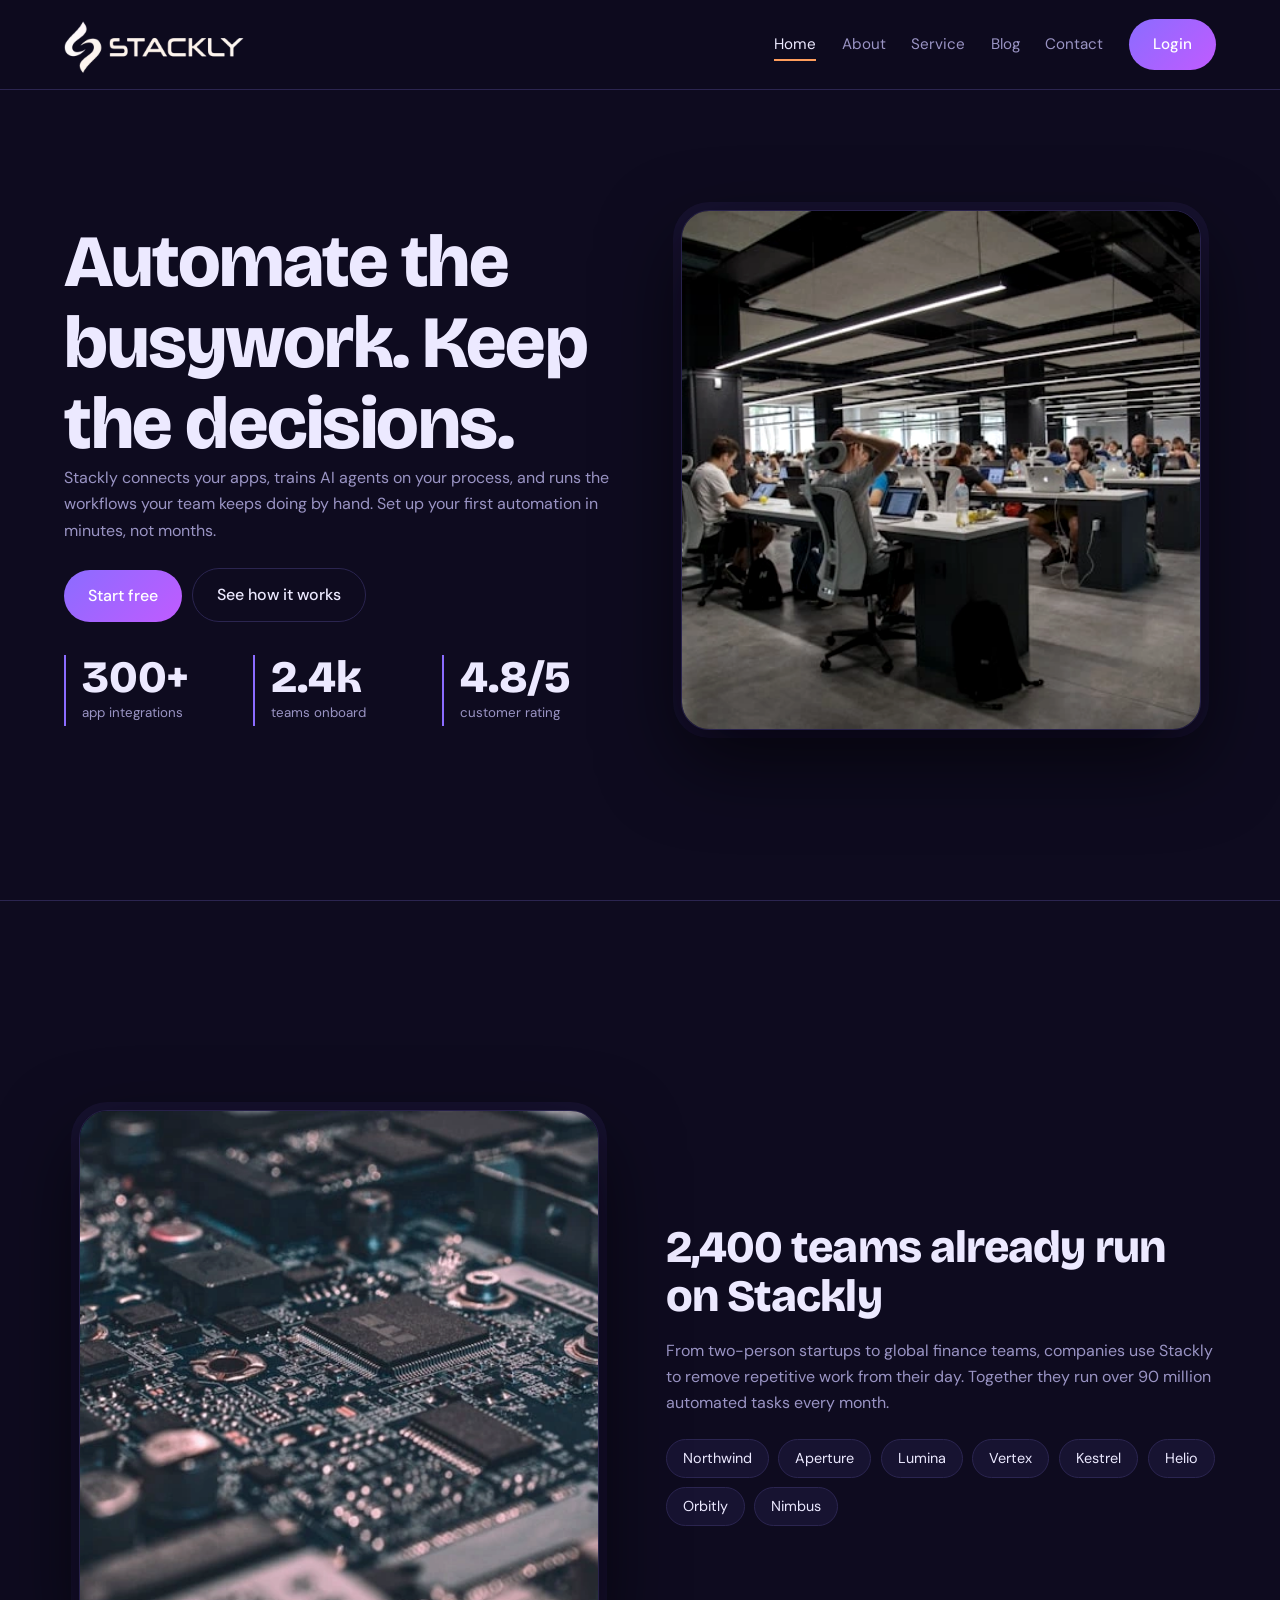
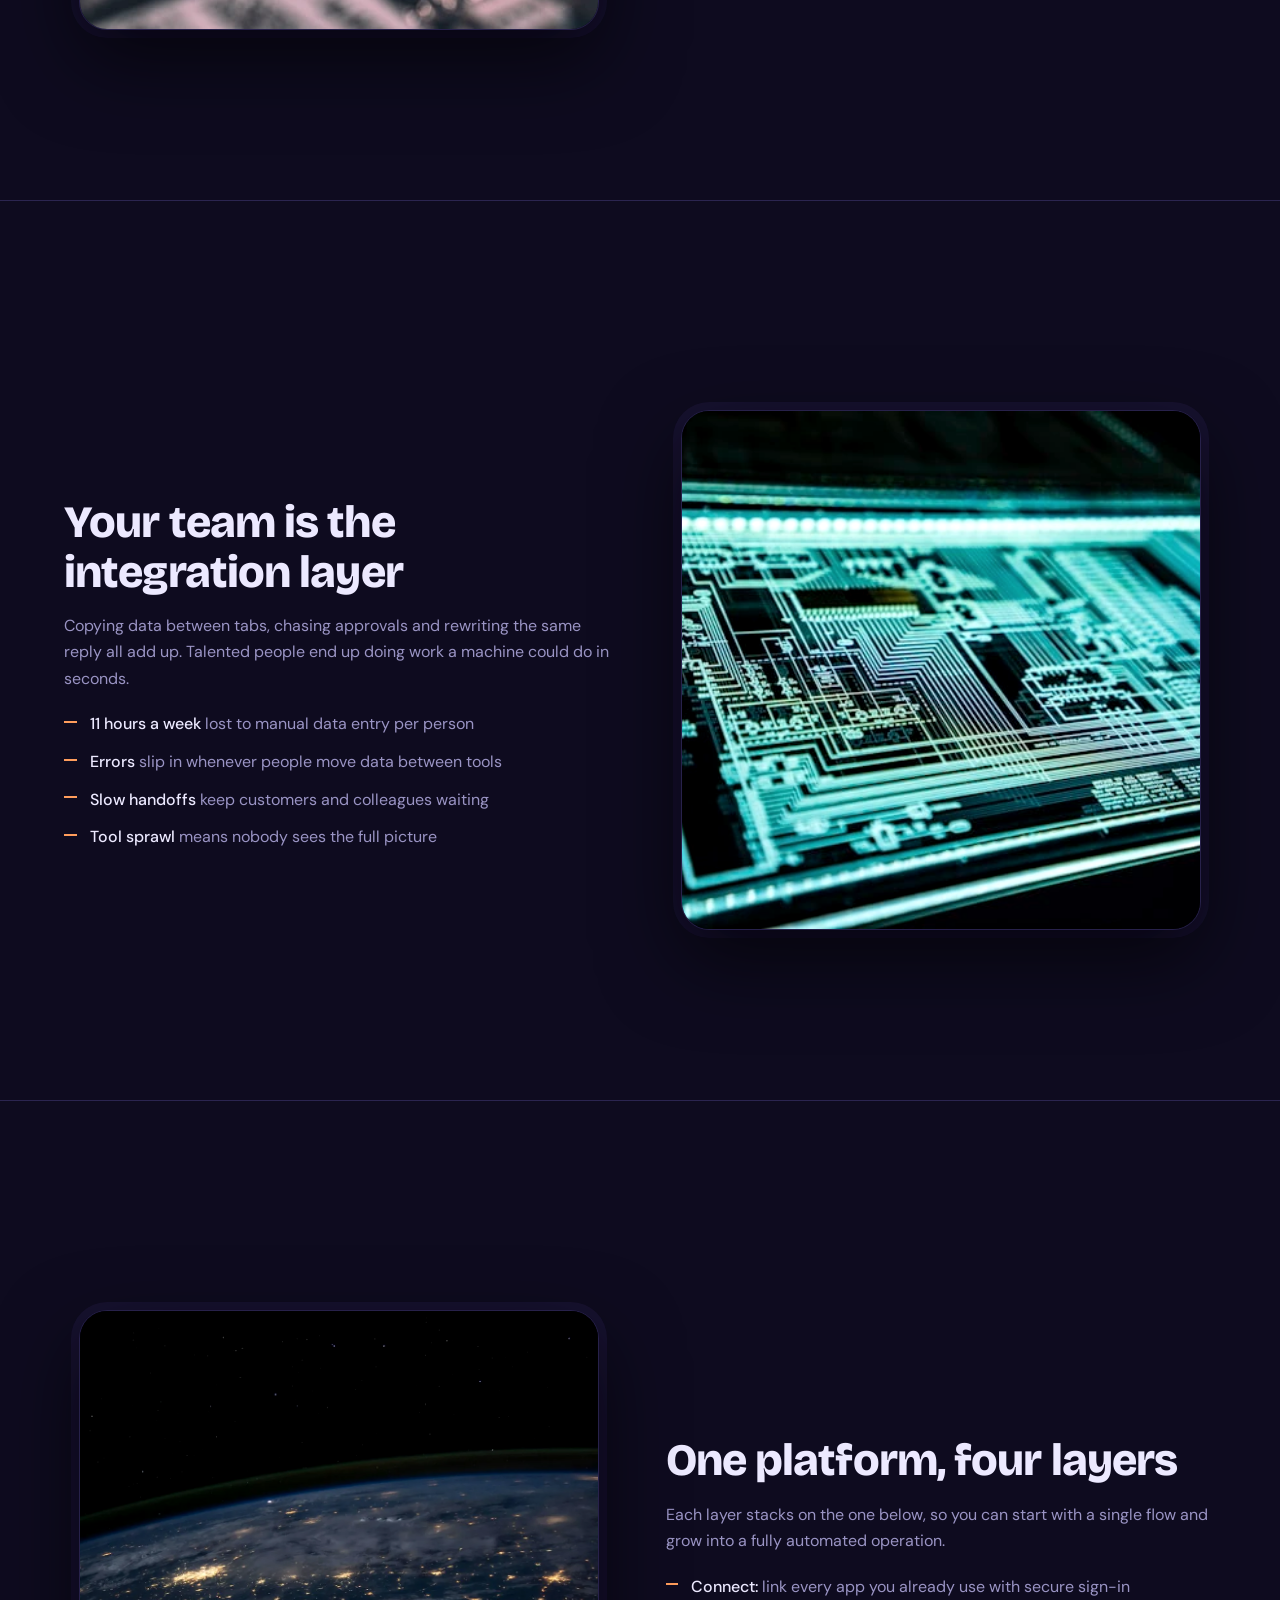
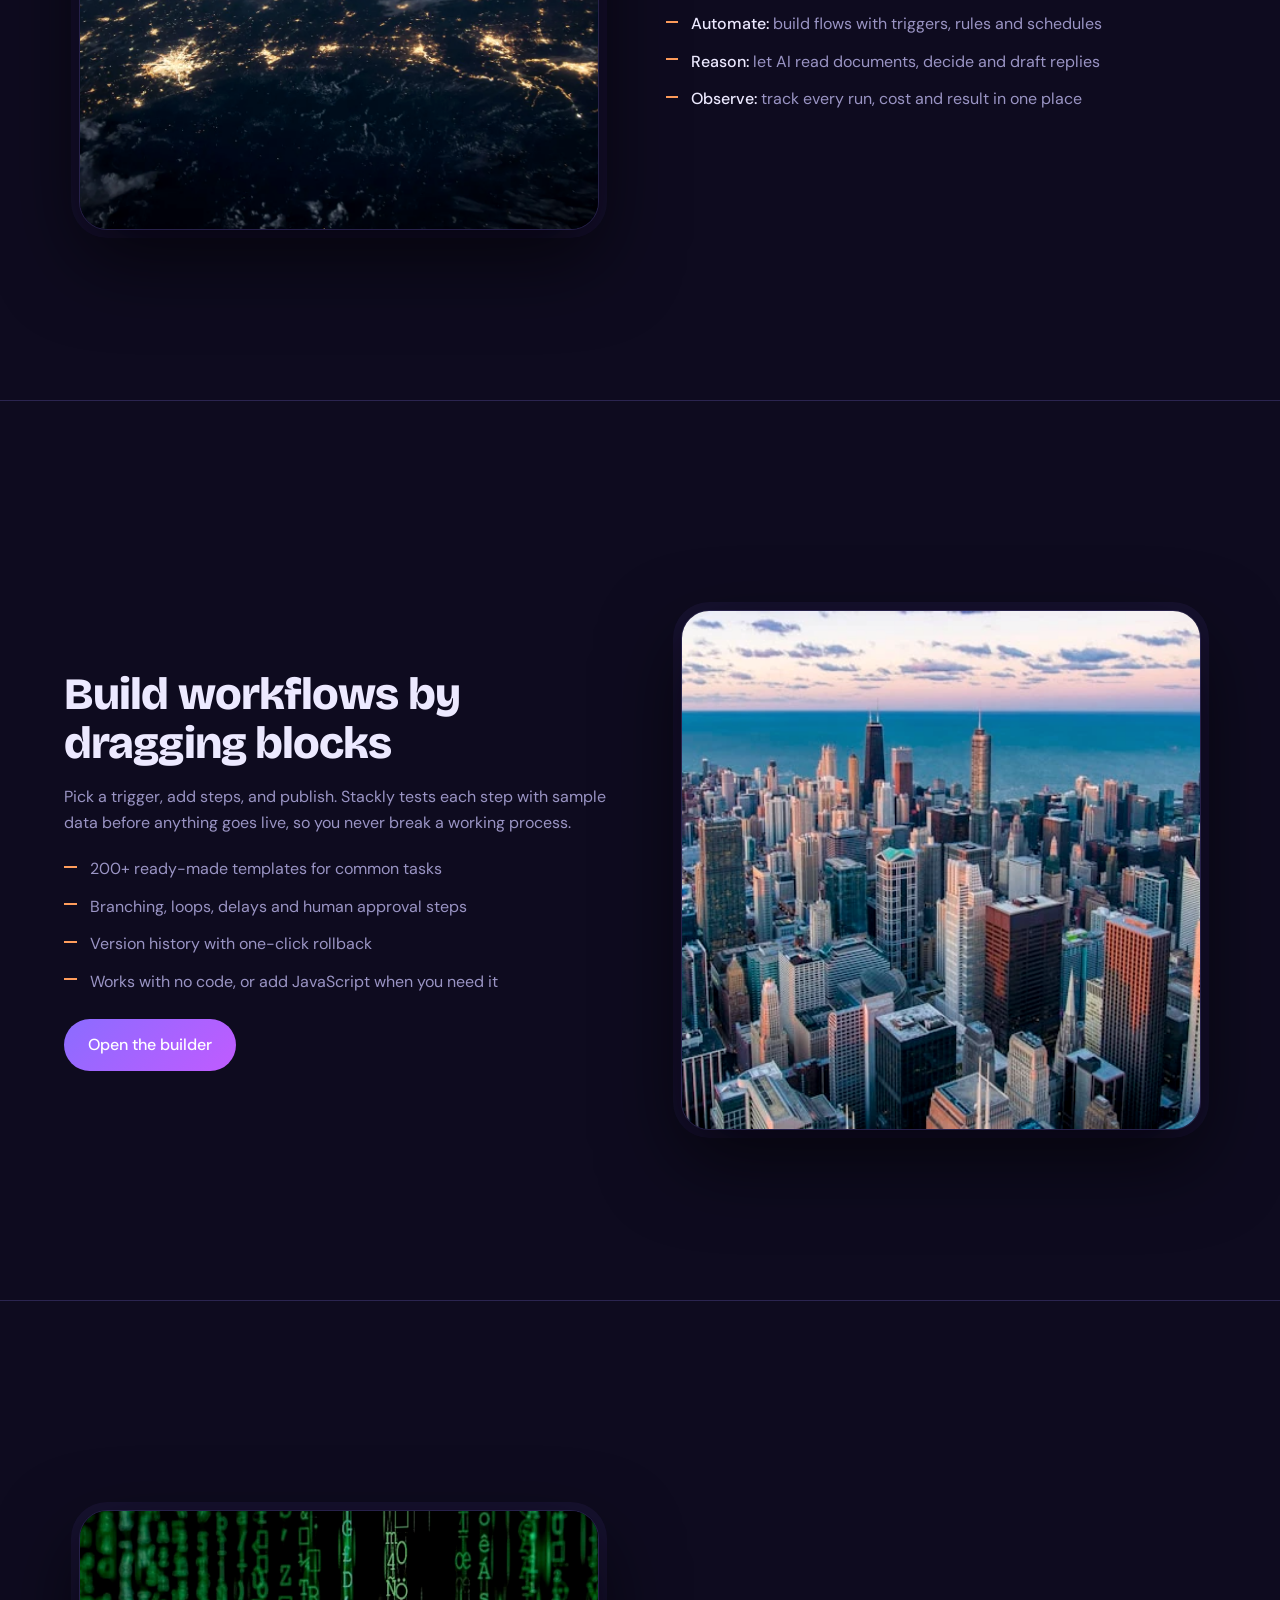
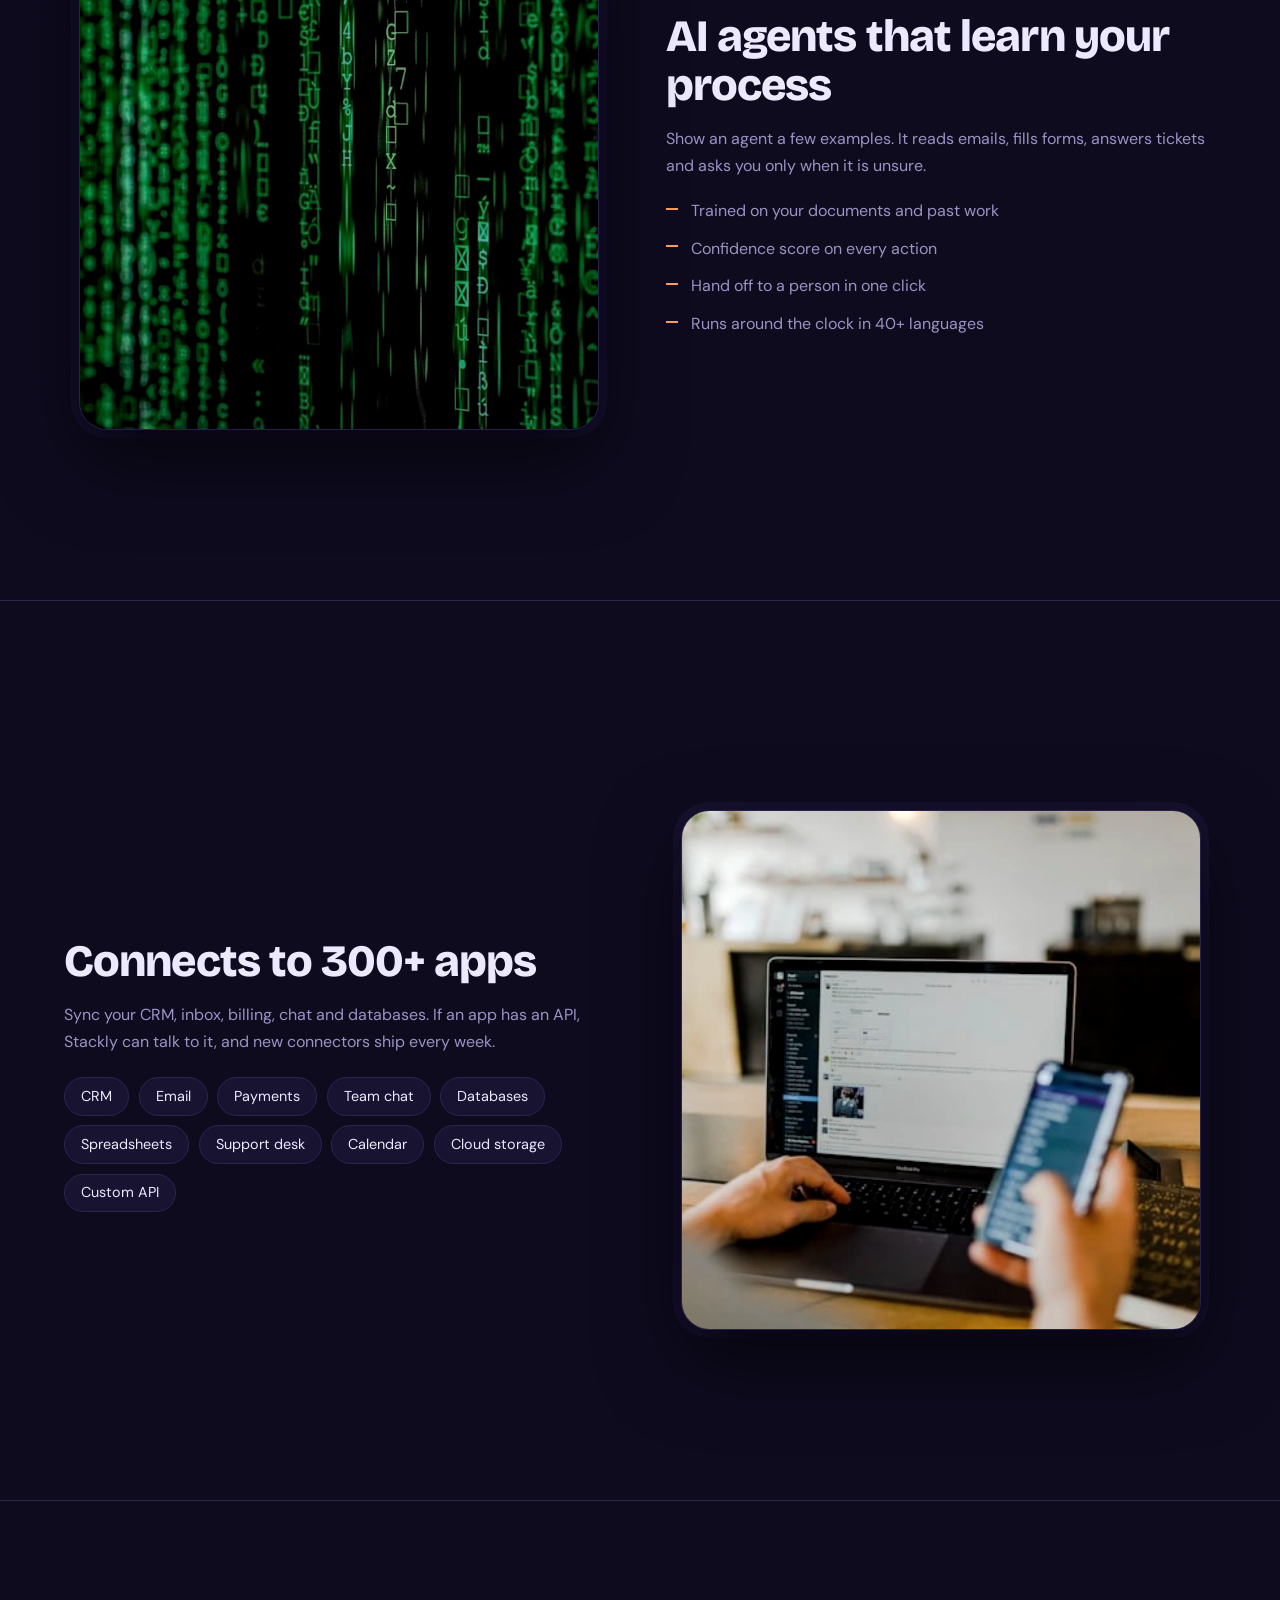
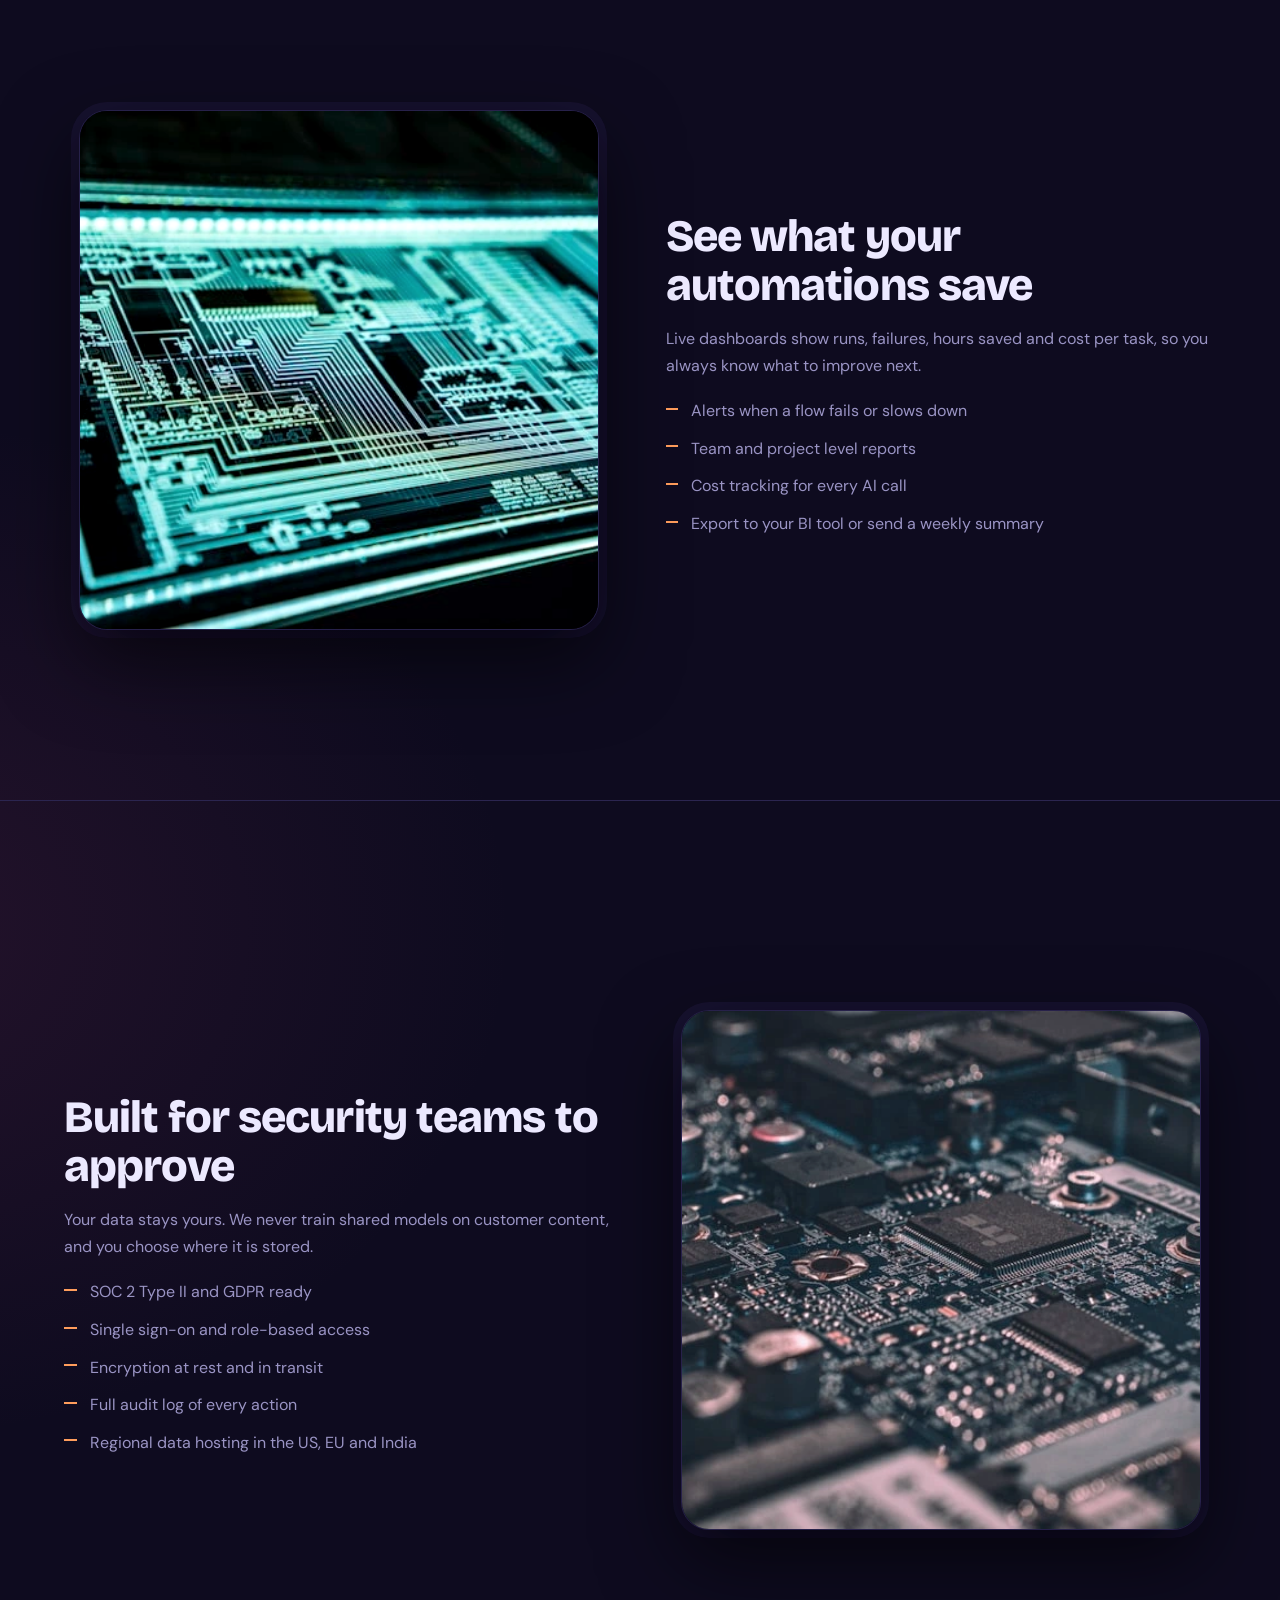
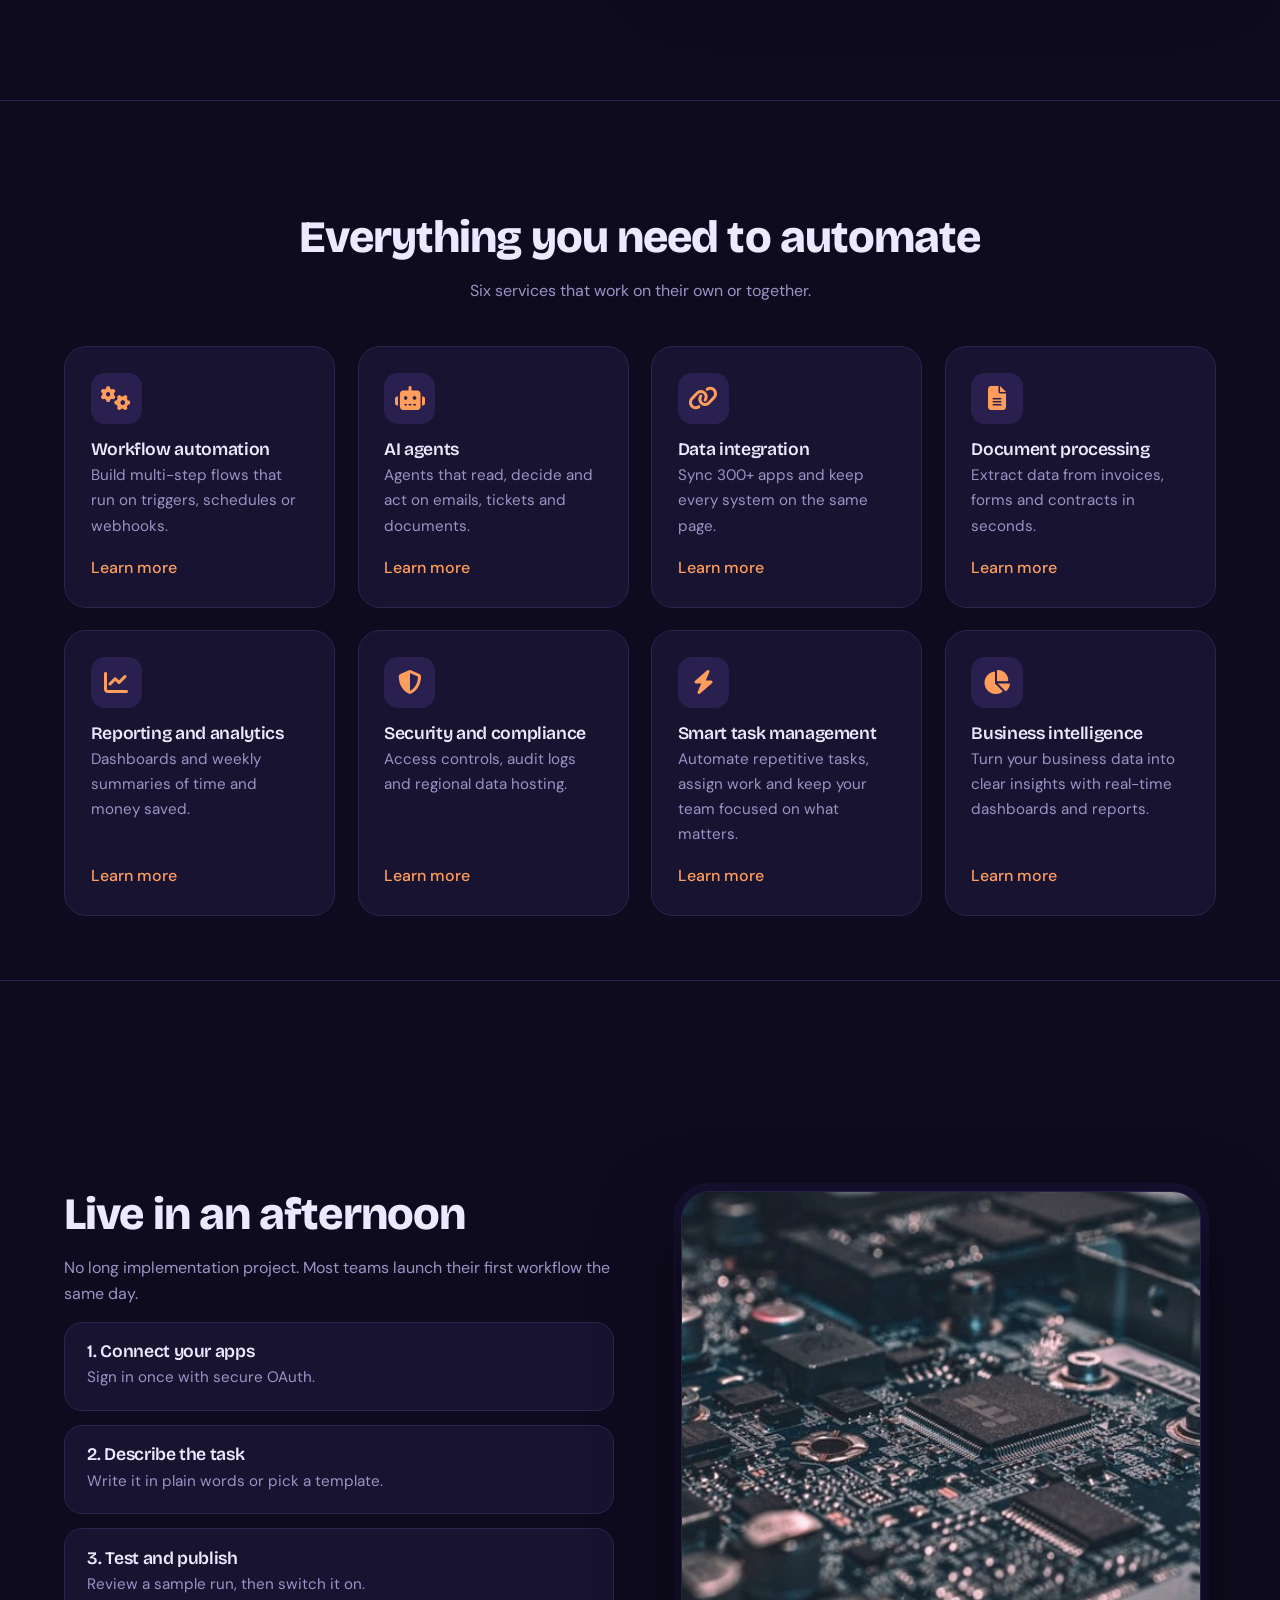
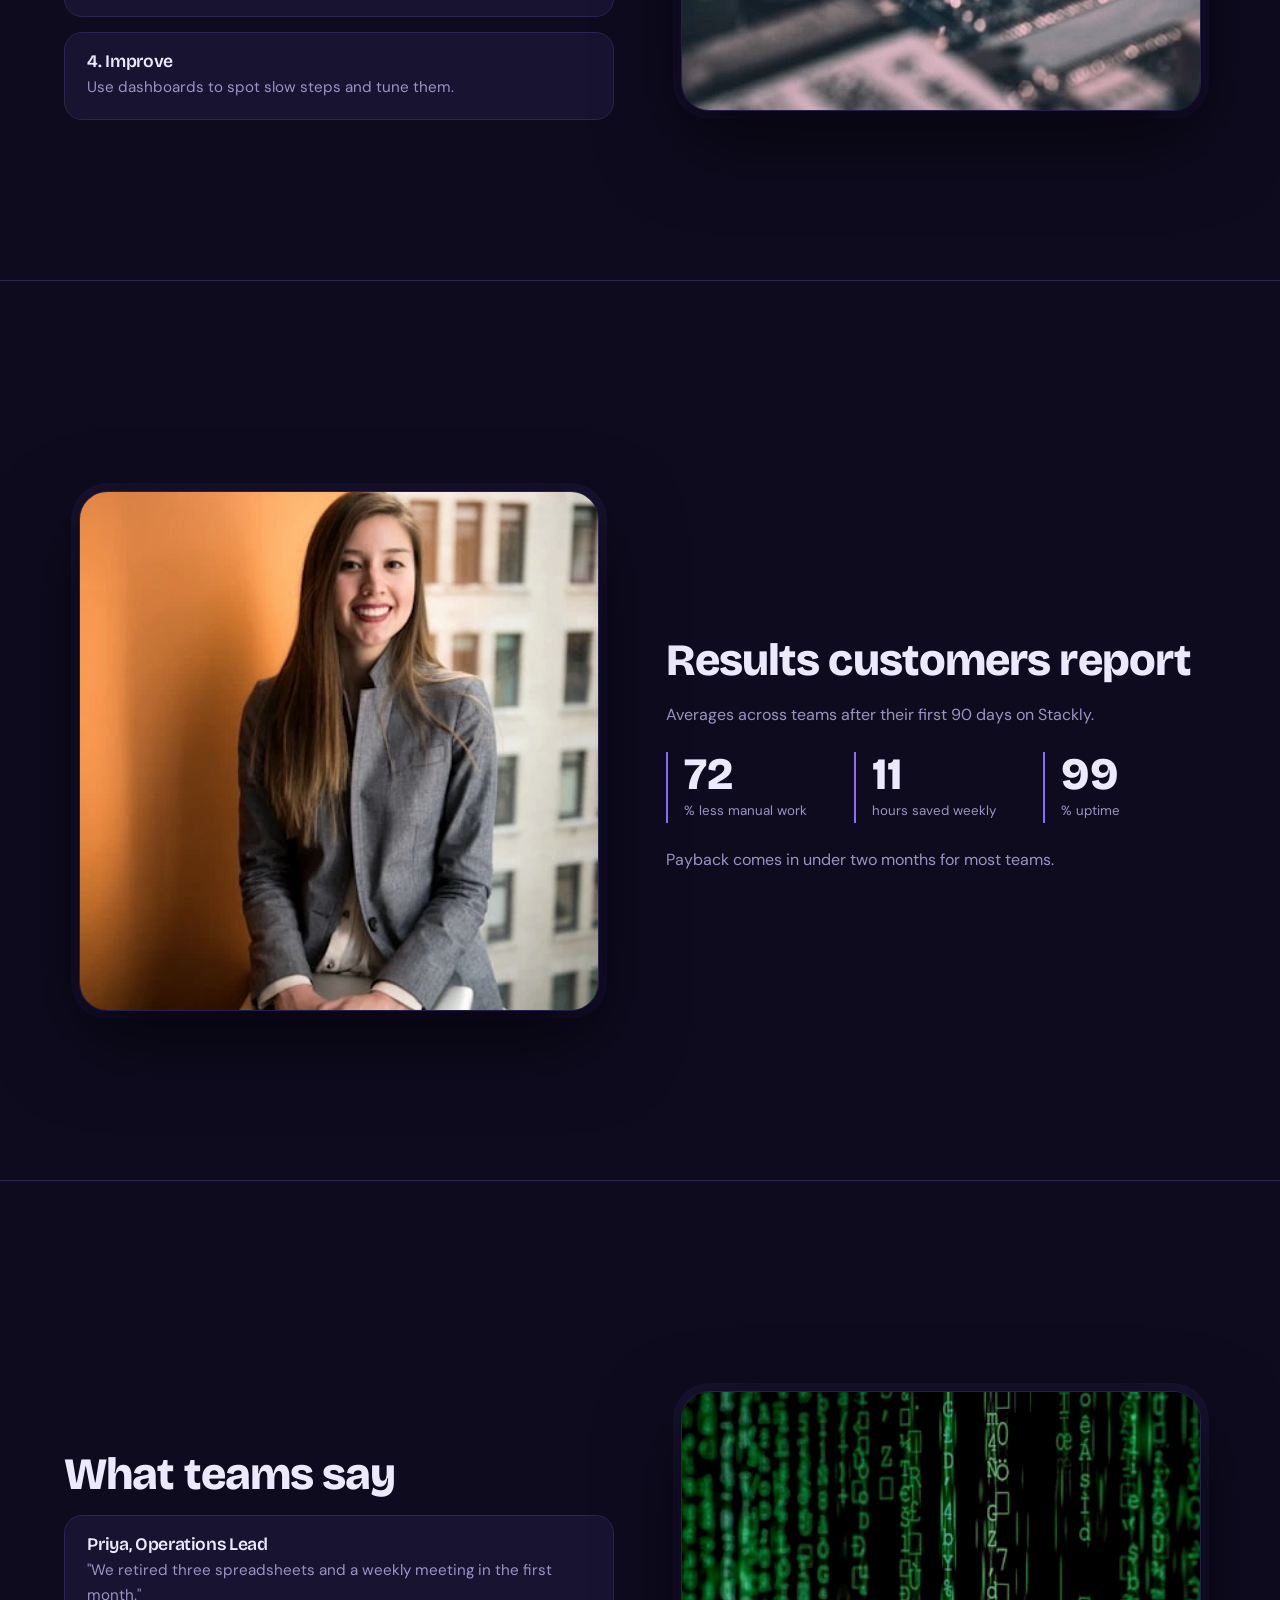
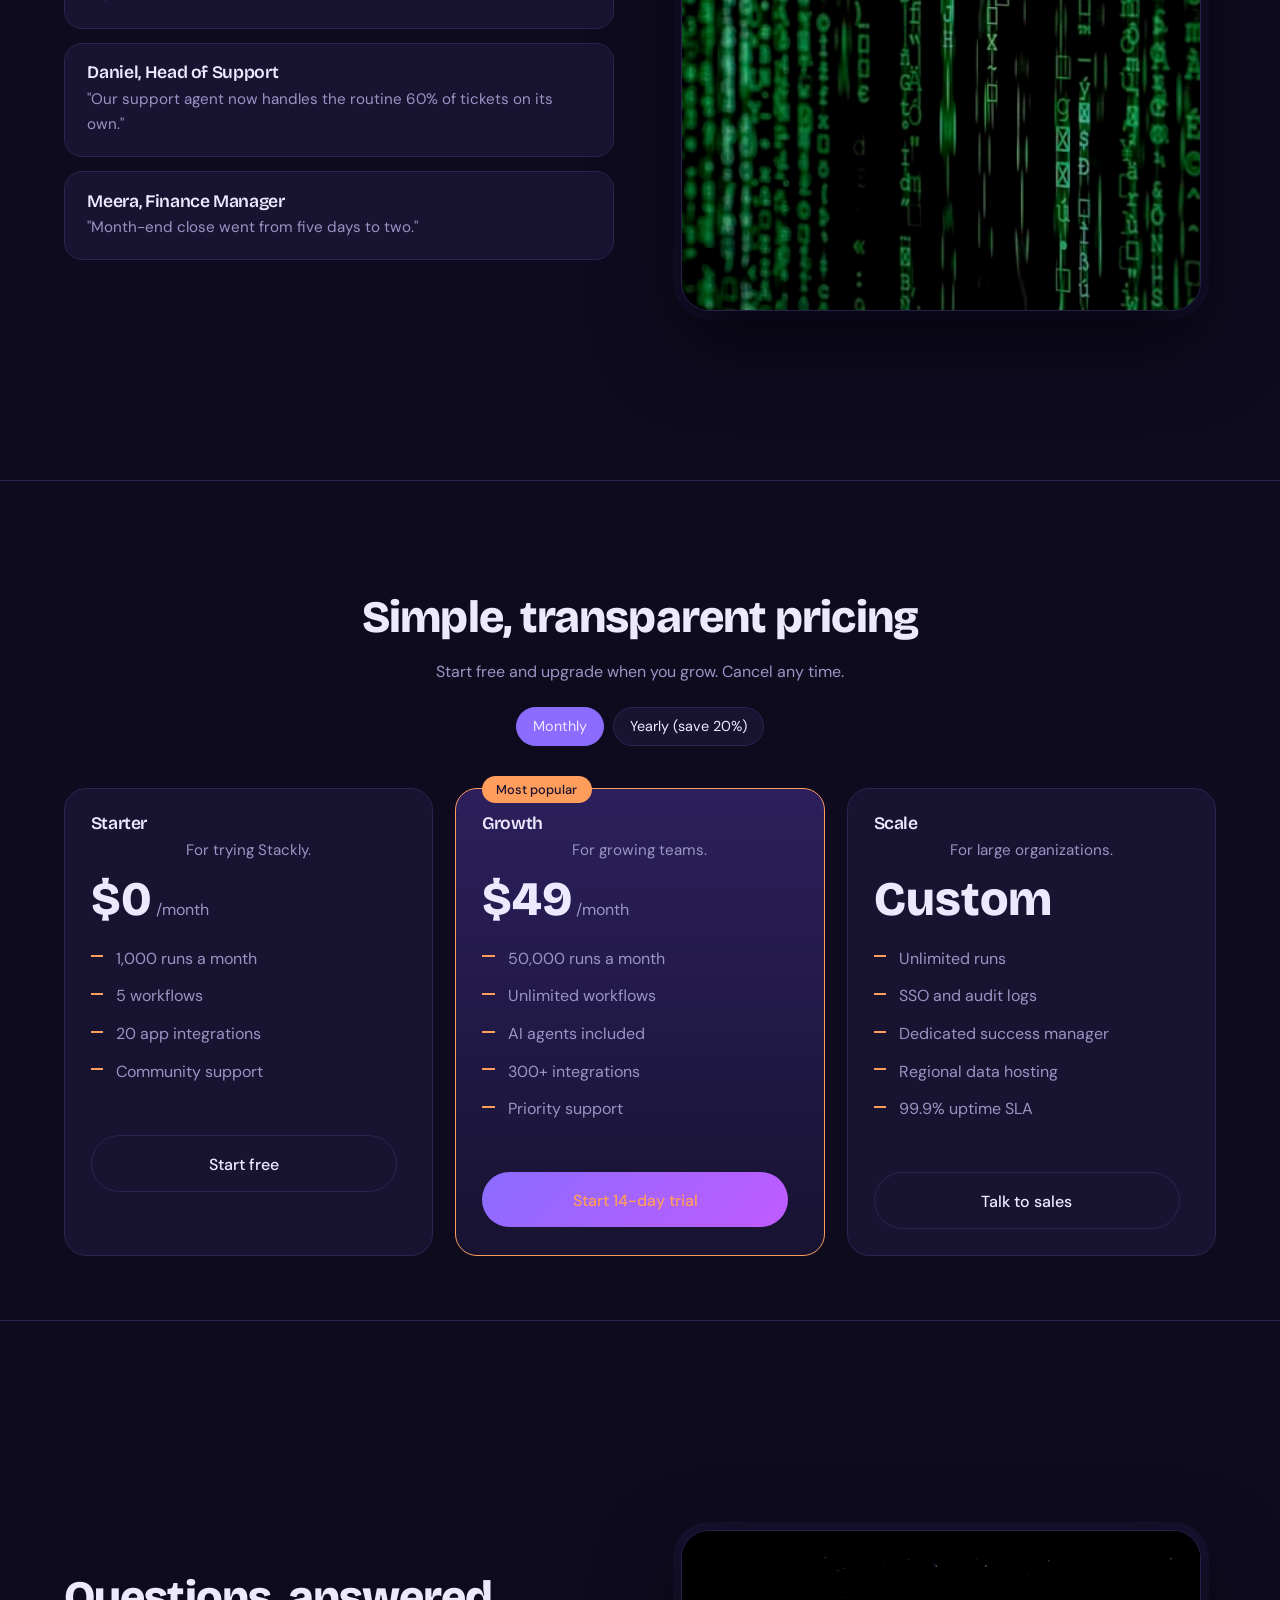
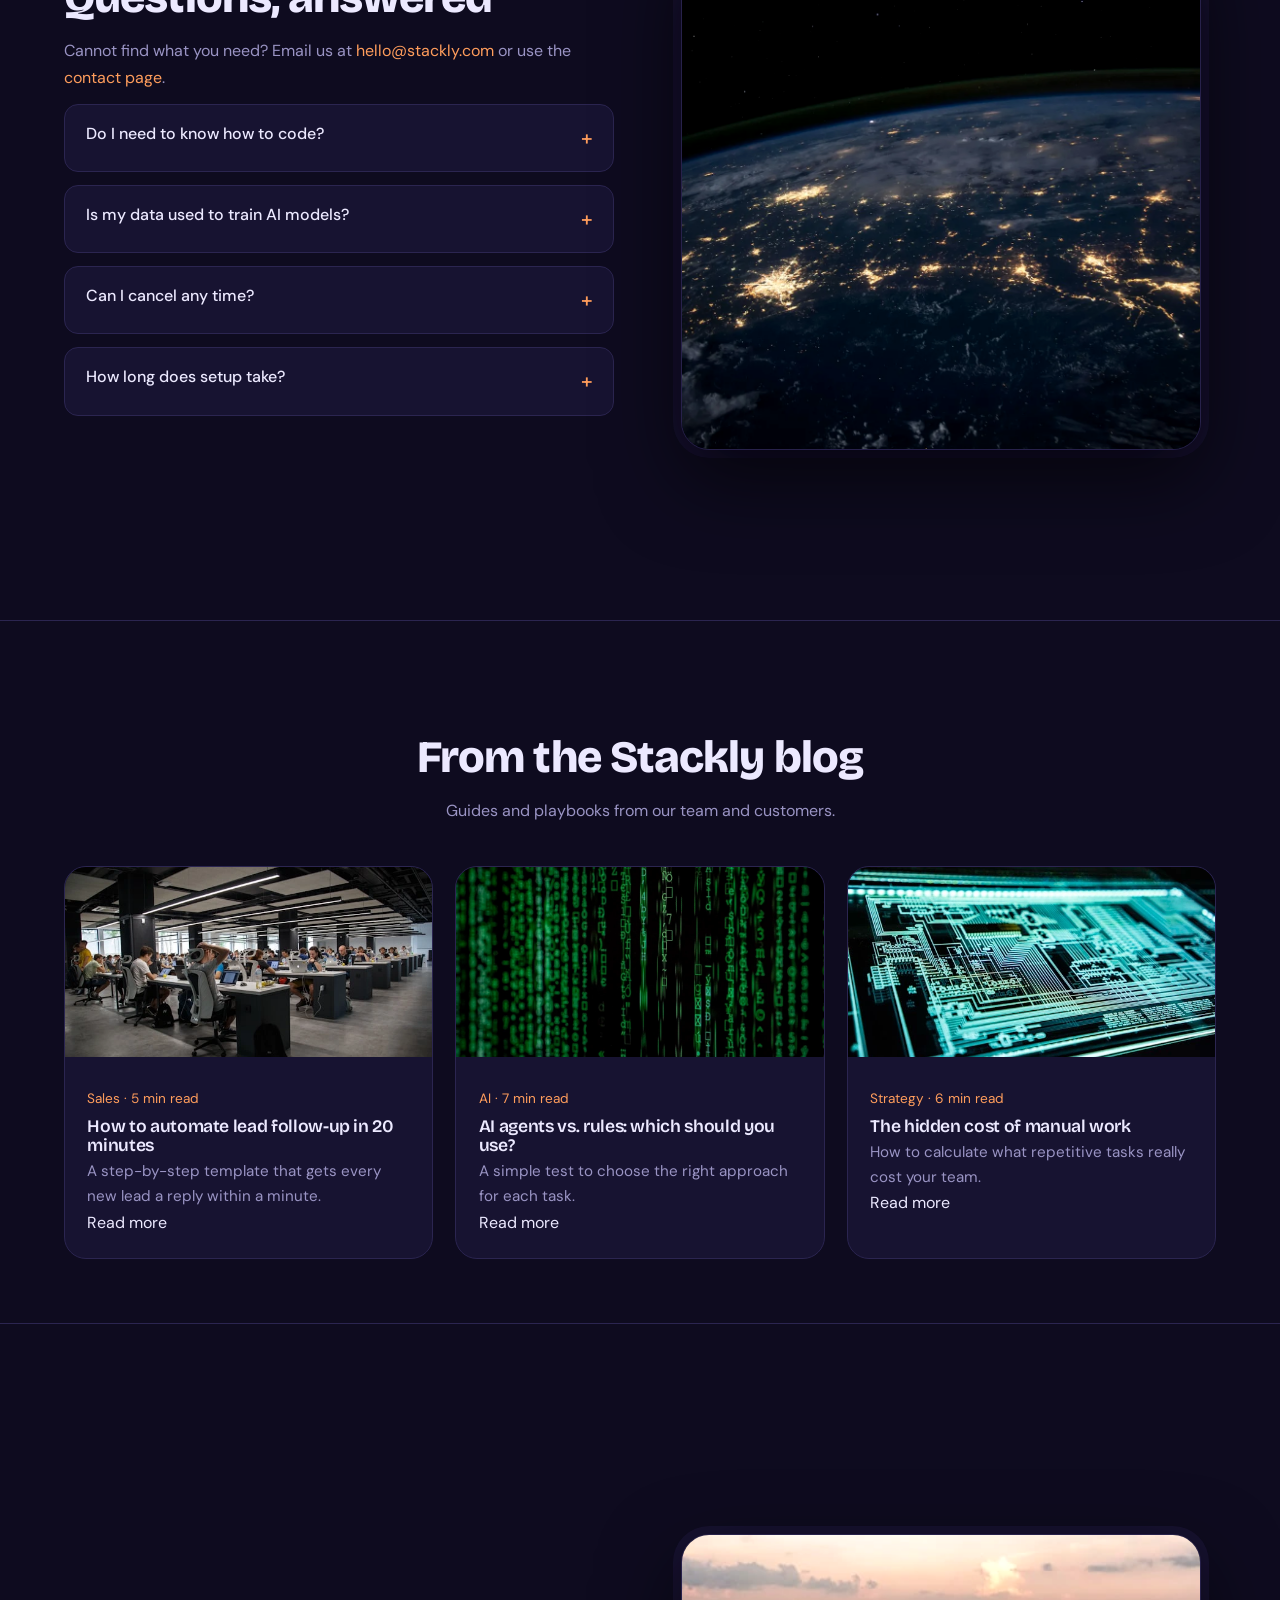
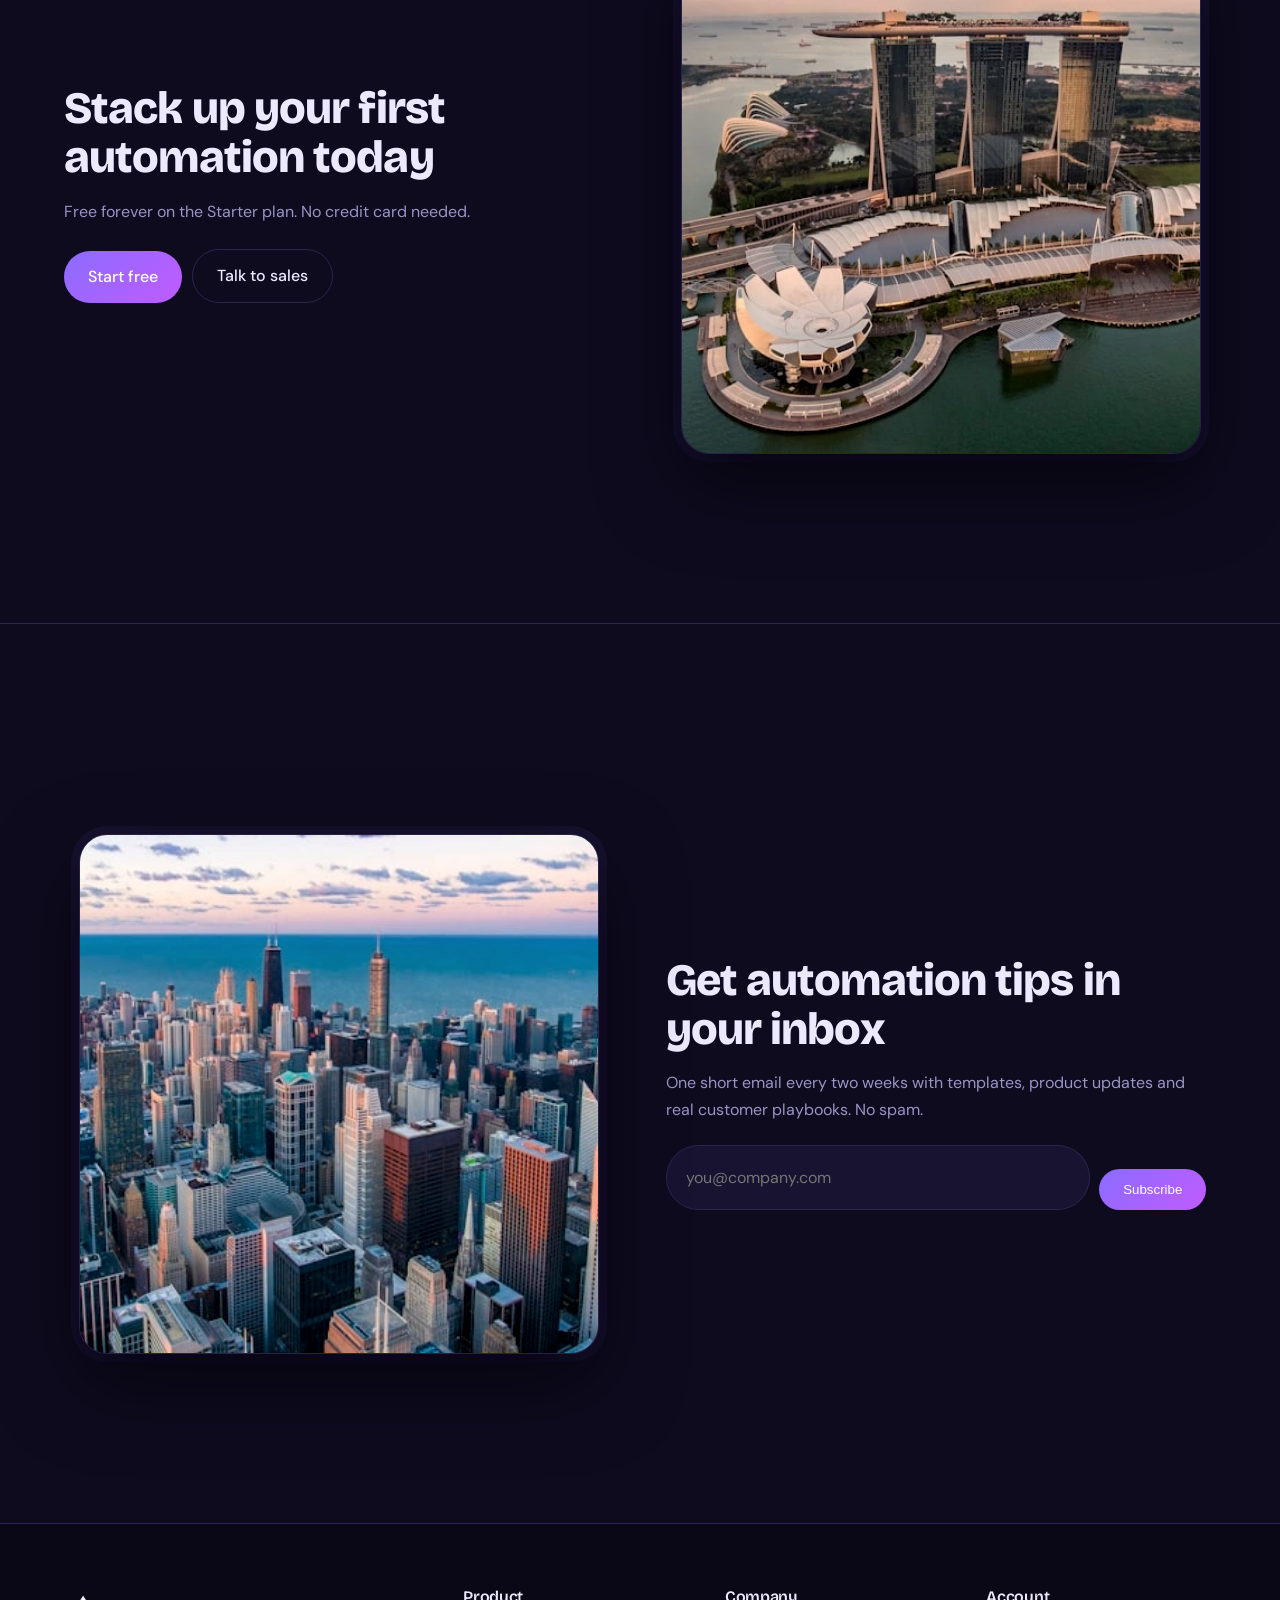
<file: index.html>
<!DOCTYPE html>
<html lang="en">

<head>
    <meta charset="UTF-8">
    <meta name="viewport" content="width=device-width, initial-scale=1">
    <title>Stackly | AI & Automation Platform</title>
    <meta name="description"
        content="Stackly connects your apps, trains AI agents on your process and runs the workflows your team keeps doing by hand.">
    <link rel="preconnect" href="https://fonts.googleapis.com">
    <link rel="preconnect" href="https://fonts.gstatic.com" crossorigin>
    <link
        href="https://fonts.googleapis.com/css2?family=Bricolage+Grotesque:wght@600;800&family=DM+Sans:wght@400;500&display=swap"
        rel="stylesheet">
    <link rel="stylesheet" href="https://cdnjs.cloudflare.com/ajax/libs/font-awesome/6.5.2/css/all.min.css"
        crossorigin="anonymous" referrerpolicy="no-referrer">
    <link rel="stylesheet" href="./index.css">
    <script src="./index.js" defer></script>
</head>

<body>
    <a class="skip" href="#main">Skip to content</a>
    <div id="pg"></div>
    <header>
        <a class="logo" href="./index.html" style="display:flex;padding:0"><img src="./logo/Untitled design-compressed (1).webp" alt=""></a>
        <button id="mb" aria-label="Menu" aria-expanded="false" aria-controls="nav"><i
                class="fa-solid fa-bars"></i></button>
        <nav id="nav"><a class="act" aria-current="page" href="./index.html">Home</a><a href="./about.html">About</a><a
                href="./service.html">Service</a><a href="./blog.html">Blog</a><a href="./contact.html">Contact</a><a
                class="btn" href="./login.html">Login</a></nav>
    </header>

    <main id="main">
        <section class="s hero" id="home">
            <div class="tx">
                <h1>Automate the busywork. Keep the decisions.</h1>
                <p>Stackly connects your apps, trains AI agents on your process, and runs the workflows your team keeps
                    doing by hand. Set up your first automation in minutes, not months.</p><a class="btn"
                    href="./signup.html">Start free</a><a class="btn o" href="#how">See how it works</a>
                <div class="big">
                    <div><strong>300+</strong><small>app integrations</small></div>
                    <div><strong>2.4k</strong><small>teams onboard</small></div>
                    <div><strong>4.8/5</strong><small>customer rating</small></div>
                </div>
            </div>
            <div class="art"><img src="./images4/image8-compressed.webp" alt="AI technology" width="800" height="800" loading="eager"></div>
        </section>
        <section class="s rv" id="trust">
            <div class="tx">
                <h2>2,400 teams already run on Stackly</h2>
                <p>From two-person startups to global finance teams, companies use Stackly to remove repetitive work
                    from their day. Together they run over 90 million automated tasks every month.</p>
                <div class="chips">
                    <span>Northwind</span><span>Aperture</span><span>Lumina</span><span>Vertex</span><span>Kestrel</span><span>Helio</span><span>Orbitly</span><span>Nimbus</span>
                </div>
            </div>
            <div class="art"><img src="./images4/image10-compressed.webp" alt="Business team meeting" width="800" height="800" loading="lazy"></div>
        </section>
        <section class="s rv" id="problem">
            <div class="tx">
                <h2>Your team is the integration layer</h2>
                <p>Copying data between tabs, chasing approvals and rewriting the same reply all add up. Talented people
                    end up doing work a machine could do in seconds.</p>
                <ul class="l">
                    <li><b>11 hours a week</b> lost to manual data entry per person</li>
                    <li><b>Errors</b> slip in whenever people move data between tools</li>
                    <li><b>Slow handoffs</b> keep customers and colleagues waiting</li>
                    <li><b>Tool sprawl</b> means nobody sees the full picture</li>
                </ul>
            </div>
            <div class="art"><img src="./images4/image7-compressed.webp" alt="Overloaded office worker" width="800" height="800" loading="lazy"></div>
        </section>
        <section class="s rv" id="platform">
            <div class="tx">
                <h2>One platform, four layers</h2>
                <p>Each layer stacks on the one below, so you can start with a single flow and grow into a fully
                    automated operation.</p>
                <ul class="l">
                    <li><b>Connect:</b> link every app you already use with secure sign-in</li>
                    <li><b>Automate:</b> build flows with triggers, rules and schedules</li>
                    <li><b>Reason:</b> let AI read documents, decide and draft replies</li>
                    <li><b>Observe:</b> track every run, cost and result in one place</li>
                </ul>
            </div>
            <div class="art"><img src="./images/image14-compressed.webp" alt="Data center servers" width="800" height="800" loading="lazy"></div>
        </section>
        <section class="s rv" id="builder">
            <div class="tx">
                <h2>Build workflows by dragging blocks</h2>
                <p>Pick a trigger, add steps, and publish. Stackly tests each step with sample data before anything goes
                    live, so you never break a working process.</p>
                <ul class="l">
                    <li>200+ ready-made templates for common tasks</li>
                    <li>Branching, loops, delays and human approval steps</li>
                    <li>Version history with one-click rollback</li>
                    <li>Works with no code, or add JavaScript when you need it</li>
                </ul><a class="btn" href="./signup.html">Open the builder</a>
            </div>
            <div class="art"><img src="./image3/image3-compressed.webp" alt="Developer building workflows" width="800" height="800" loading="lazy"></div>
        </section>
        <section class="s rv" id="agents">
            <div class="tx">
                <h2>AI agents that learn your process</h2>
                <p>Show an agent a few examples. It reads emails, fills forms, answers tickets and asks you only when it
                    is unsure.</p>
                <ul class="l">
                    <li>Trained on your documents and past work</li>
                    <li>Confidence score on every action</li>
                    <li>Hand off to a person in one click</li>
                    <li>Runs around the clock in 40+ languages</li>
                </ul>
            </div>
            <div class="art"><img src="./images/image6-compressed.webp" alt="AI robot assistant" width="800" height="800" loading="lazy"></div>
        </section>
        <section class="s rv" id="integrations">
            <div class="tx">
                <h2>Connects to 300+ apps</h2>
                <p>Sync your CRM, inbox, billing, chat and databases. If an app has an API, Stackly can talk to it, and
                    new connectors ship every week.</p>
                <div class="chips"><span>CRM</span><span>Email</span><span>Payments</span><span>Team
                        chat</span><span>Databases</span><span>Spreadsheets</span><span>Support
                        desk</span><span>Calendar</span><span>Cloud storage</span><span>Custom API</span></div>
            </div>
            <div class="art"><img src="./images4/image4-compressed.webp" alt="Connected network" width="800" height="800" loading="lazy"></div>
        </section>
        <section class="s rv" id="analytics">
            <div class="tx">
                <h2>See what your automations save</h2>
                <p>Live dashboards show runs, failures, hours saved and cost per task, so you always know what to
                    improve next.</p>
                <ul class="l">
                    <li>Alerts when a flow fails or slows down</li>
                    <li>Team and project level reports</li>
                    <li>Cost tracking for every AI call</li>
                    <li>Export to your BI tool or send a weekly summary</li>
                </ul>
            </div>
            <div class="art"><img src="./images4/image7-compressed.webp" alt="Analytics dashboard" width="800" height="800" loading="lazy"></div>
        </section>
        <section class="s rv" id="security">
            <div class="tx">
                <h2>Built for security teams to approve</h2>
                <p>Your data stays yours. We never train shared models on customer content, and you choose where it is
                    stored.</p>
                <ul class="l">
                    <li>SOC 2 Type II and GDPR ready</li>
                    <li>Single sign-on and role-based access</li>
                    <li>Encryption at rest and in transit</li>
                    <li>Full audit log of every action</li>
                    <li>Regional data hosting in the US, EU and India</li>
                </ul>
            </div>
            <div class="art"><img src="./images4/image10-compressed.webp" alt="Cyber security" width="800" height="800" loading="lazy"></div>
        </section>
        <section class="s wide rv" id="services">
            <div class="tx">
                <h2>Everything you need to automate</h2>
                <p>Six services that work on their own or together.</p>
                <div class="grid">
                    <div class="gc">
                        <div class="ic" aria-hidden="true"><i class="fa-solid fa-gears"></i></div>
                        <h3>Workflow automation</h3>
                        <p>Build multi-step flows that run on triggers, schedules or webhooks.</p><a
                            href="./service.html">Learn more</a>
                    </div>
                    <div class="gc">
                        <div class="ic" aria-hidden="true"><i class="fa-solid fa-robot"></i></div>
                        <h3>AI agents</h3>
                        <p>Agents that read, decide and act on emails, tickets and documents.</p><a
                            href="./service.html">Learn more</a>
                    </div>
                    <div class="gc">
                        <div class="ic" aria-hidden="true"><i class="fa-solid fa-link"></i></div>
                        <h3>Data integration</h3>
                        <p>Sync 300+ apps and keep every system on the same page.</p><a href="./service.html">Learn
                            more</a>
                    </div>
                    <div class="gc">
                        <div class="ic" aria-hidden="true"><i class="fa-solid fa-file-lines"></i></div>
                        <h3>Document processing</h3>
                        <p>Extract data from invoices, forms and contracts in seconds.</p><a href="./service.html">Learn
                            more</a>
                    </div>
                    <div class="gc">
                        <div class="ic" aria-hidden="true"><i class="fa-solid fa-chart-line"></i></div>
                        <h3>Reporting and analytics</h3>
                        <p>Dashboards and weekly summaries of time and money saved.</p><a href="./service.html">Learn
                            more</a>
                    </div>
                    <div class="gc">
                        <div class="ic" aria-hidden="true"><i class="fa-solid fa-shield-halved"></i></div>
                        <h3>Security and compliance</h3>
                        <p>Access controls, audit logs and regional data hosting.</p><a href="./service.html">Learn
                            more</a>
                    </div>
                    <div class="gc">
    <div class="ic" aria-hidden="true">
        <i class="fa-solid fa-bolt"></i>
    </div>
    <h3>Smart task management</h3>
    <p>Automate repetitive tasks, assign work and keep your team focused on what matters.</p>
    <a href="./service.html">Learn more</a>
</div>

<div class="gc">
    <div class="ic" aria-hidden="true">
        <i class="fa-solid fa-chart-pie"></i>
    </div>
    <h3>Business intelligence</h3>
    <p>Turn your business data into clear insights with real-time dashboards and reports.</p>
    <a href="./service.html">Learn more</a>
</div>
                </div>
            </div>
        </section>
        <section class="s rv" id="how">
            <div class="tx">
                <h2>Live in an afternoon</h2>
                <p>No long implementation project. Most teams launch their first workflow the same day.</p>
                <div class="card">
                    <h3>1. Connect your apps</h3>
                    <p>Sign in once with secure OAuth.</p>
                </div>
                <div class="card">
                    <h3>2. Describe the task</h3>
                    <p>Write it in plain words or pick a template.</p>
                </div>
                <div class="card">
                    <h3>3. Test and publish</h3>
                    <p>Review a sample run, then switch it on.</p>
                </div>
                <div class="card">
                    <h3>4. Improve</h3>
                    <p>Use dashboards to spot slow steps and tune them.</p>
                </div>
            </div>
            <div class="art"><img src="./images2/image10-compressed.webp" alt="Planning on whiteboard" width="800" height="800" loading="lazy"></div>
        </section>
        <section class="s rv" id="results">
            <div class="tx">
                <h2>Results customers report</h2>
                <p>Averages across teams after their first 90 days on Stackly.</p>
                <div class="big">
                    <div><strong data-n="72">0</strong><small>% less manual work</small></div>
                    <div><strong data-n="11">0</strong><small>hours saved weekly</small></div>
                    <div><strong data-n="99">0</strong><small>% uptime</small></div>
                </div>
                <p style="margin-top:1.5rem">Payback comes in under two months for most teams.</p>
            </div>
            <div class="art"><img src="./persons/image10-compressed.webp" alt="Team celebrating results" width="800" height="800" loading="lazy"></div>
        </section>
        <section class="s rv" id="voices">
            <div class="tx">
                <h2>What teams say</h2>
                <div class="card">
                    <h3>Priya, Operations Lead</h3>
                    <p>"We retired three spreadsheets and a weekly meeting in the first month."</p>
                </div>
                <div class="card">
                    <h3>Daniel, Head of Support</h3>
                    <p>"Our support agent now handles the routine 60% of tickets on its own."</p>
                </div>
                <div class="card">
                    <h3>Meera, Finance Manager</h3>
                    <p>"Month-end close went from five days to two."</p>
                </div>
            </div>
            <div class="art"><img src="./images4/image9-compressed.webp" alt="Happy customer" width="800" height="800" loading="lazy"></div>
        </section>
        <section class="s wide rv" id="pricing">
            <div class="tx">
                <h2>Simple, transparent pricing</h2>
                <p>Start free and upgrade when you grow. Cancel any time.</p>
                <div class="chips" style="justify-content:center" role="group" aria-label="Billing period"><button
                        type="button" data-b="m" class="on" aria-pressed="true">Monthly</button><button type="button"
                        data-b="y" aria-pressed="false">Yearly (save 20%)</button></div>
                <div class="grid">
                    <div class="gc">
                        <h3>Starter</h3>
                        <p>For trying Stackly.</p>
                        <div class="pv">$0<small> /month</small></div>
                        <ul class="l">
                            <li>1,000 runs a month</li>
                            <li>5 workflows</li>
                            <li>20 app integrations</li>
                            <li>Community support</li>
                        </ul><a class="btn o" href="./signup.html">Start free</a>
                    </div>
                    <div class="gc hot"><span class="bd">Most popular</span>
                        <h3>Growth</h3>
                        <p>For growing teams.</p>
                        <div class="pv"><span id="gp">$49</span><small> /month</small></div>
                        <ul class="l">
                            <li>50,000 runs a month</li>
                            <li>Unlimited workflows</li>
                            <li>AI agents included</li>
                            <li>300+ integrations</li>
                            <li>Priority support</li>
                        </ul><a class="btn" href="./signup.html">Start 14-day trial</a>
                    </div>
                    <div class="gc">
                        <h3>Scale</h3>
                        <p>For large organizations.</p>
                        <div class="pv">Custom</div>
                        <ul class="l">
                            <li>Unlimited runs</li>
                            <li>SSO and audit logs</li>
                            <li>Dedicated success manager</li>
                            <li>Regional data hosting</li>
                            <li>99.9% uptime SLA</li>
                        </ul><a class="btn o" href="./contact.html">Talk to sales</a>
                    </div>
                </div>
            </div>
        </section>
        <section class="s rv" id="faq">
            <div class="tx">
                <h2>Questions, answered</h2>
                <p>Cannot find what you need? Email us at <a href="mailto:hello@stackly.com"
                        style="color:var(--b)">hello@stackly.com</a> or use the <a href="./contact.html"
                        style="color:var(--b)">contact page</a>.</p>
                <details>
                    <summary>Do I need to know how to code?</summary>
                    <p>No. You build with blocks and plain language. Developers can add code steps when they want more
                        control.</p>
                </details>
                <details>
                    <summary>Is my data used to train AI models?</summary>
                    <p>Never. Your content stays in your workspace and is not used to train shared models.</p>
                </details>
                <details>
                    <summary>Can I cancel any time?</summary>
                    <p>Yes. Plans are month to month, and you can export your workflows whenever you like.</p>
                </details>
                <details>
                    <summary>How long does setup take?</summary>
                    <p>Most teams publish their first workflow within a few hours.</p>
                </details>
            </div>
            <div class="art"><img src="./image3/image2-compressed.webp" alt="Customer support" width="800" height="800" loading="lazy"></div>
        </section>
        <section class="s wide rv" id="blog">
            <div class="tx">
                <h2>From the Stackly blog</h2>
                <p>Guides and playbooks from our team and customers.</p>
                <div class="grid">
                    <article class="gc bc">
                        <div class="bi"><img src="./images4/image8-compressed.webp"></div>
                        <div class="bb"><small>Sales · 5 min read</small>
                            <h3>How to automate lead follow-up in 20 minutes</h3>
                            <p>A step-by-step template that gets every new lead a reply within a minute.</p><a
                                href="./blog.html">Read more</a>
                        </div>
                    </article>
                    <article class="gc bc">
                        <div class="bi"><img src="./images/image6-compressed.webp"
                                alt="AI agents vs. rules: which should you use?" loading="lazy"></div>
                        <div class="bb"><small>AI · 7 min read</small>
                            <h3>AI agents vs. rules: which should you use?</h3>
                            <p>A simple test to choose the right approach for each task.</p><a href="./blog.html">Read
                                more</a>
                        </div>
                    </article>
                    <article class="gc bc">
                        <div class="bi"><img src="./images/images4/image7-compressed.webp"
                                alt="The hidden cost of manual work" loading="lazy"></div>
                        <div class="bb"><small>Strategy · 6 min read</small>
                            <h3>The hidden cost of manual work</h3>
                            <p>How to calculate what repetitive tasks really cost your team.</p><a
                                href="./blog.html">Read more</a>
                        </div>
                    </article>
                </div>
            </div>
        </section>
        <section class="s rv" id="cta">
            <div class="tx">
                <h2>Stack up your first automation today</h2>
                <p>Free forever on the Starter plan. No credit card needed.</p><a class="btn" href="./signup.html">Start
                    free</a><a class="btn o" href="./contact.html">Talk to sales</a>
            </div>
            <div class="art"><img src="./image3/image6-compressed.webp" alt="Rocket launch" width="800" height="800" loading="lazy"></div>
        </section>
        <section class="s rv" id="news">
            <div class="tx">
                <h2>Get automation tips in your inbox</h2>
                <p>One short email every two weeks with templates, product updates and real customer playbooks. No spam.
                </p>
                <form class="nl" id="nf"><input type="email" required placeholder="you@company.com"
                        aria-label="Email address"><button class="btn" type="submit">Subscribe</button></form><small
                    id="nm" aria-live="polite"></small>
            </div>
            <div class="art"><img src="./image3/image4-compressed.webp" alt="Email newsletter" width="800" height="800" loading="lazy"></div>
        </section>
    </main>

     <footer>
  <div class="fg">

    <div>
      <a class="logo" href="./index.html" style="display:flex;padding:0">
        <img src="./logo/Untitled design-compressed (1).webp" alt="Stackly">
      </a>

      <p style="margin-top:.8rem">
        AI and automation for busy teams. Connect your apps, build workflows and let agents
        do the rest.
      </p>

      <!-- Social Media -->
      <div class="social-links">
        <a href="./404.html" aria-label="Facebook" target="_blank">
          <i class="fa-brands fa-facebook-f"></i>
        </a>

        <a href="./404.html" aria-label="Instagram" target="_blank">
          <i class="fa-brands fa-instagram"></i>
        </a>

        <a href="./404.html" aria-label="LinkedIn" target="_blank">
          <i class="fa-brands fa-linkedin-in"></i>
        </a>

        <a href="./404.html" aria-label="YouTube" target="_blank">
          <i class="fa-brands fa-youtube"></i>
        </a>

        <a href="./404.html" aria-label="X" target="_blank">
          <i class="fa-brands fa-x-twitter"></i>
        </a>
      </div>
    </div>

    <div>
      <h3>Product</h3>
      <a href="./index.html#platform">Platform</a>
      <a href="./index.html#builder">Workflow builder</a>
      <a href="./index.html#agents">AI agents</a>
      <a href="./index.html#pricing">Pricing</a>
    </div>

    <div>
      <h3>Company</h3>
      <a href="./about.html">About</a>
      <a href="./service.html">Service</a>
      <a href="./blog.html">Blog</a>
      <a href="./contact.html">Contact</a>
    </div>

    <div>
      <h3>Account</h3>
      <a href="./login.html">Log in</a>
      <a href="./signup.html">Sign up</a>
      <a href="./index.html#faq">FAQ</a>
      <a href="./index.html#news">Newsletter</a>
    </div>

  </div>

  <div class="bt">
    <span>© <span data-y>2026</span> Stackly. All rights reserved.</span>
    <span><a href="./404.html">Privacy</a> · <a href="./404.html">Terms</a> · <a href="./404.html">Cookies</a></span>
  </div>
</footer>
  <a id="top" href="./404.html" aria-label="Back to top"><i class="fa-solid fa-arrow-up"></i></a>
</body>

</html>
</file>
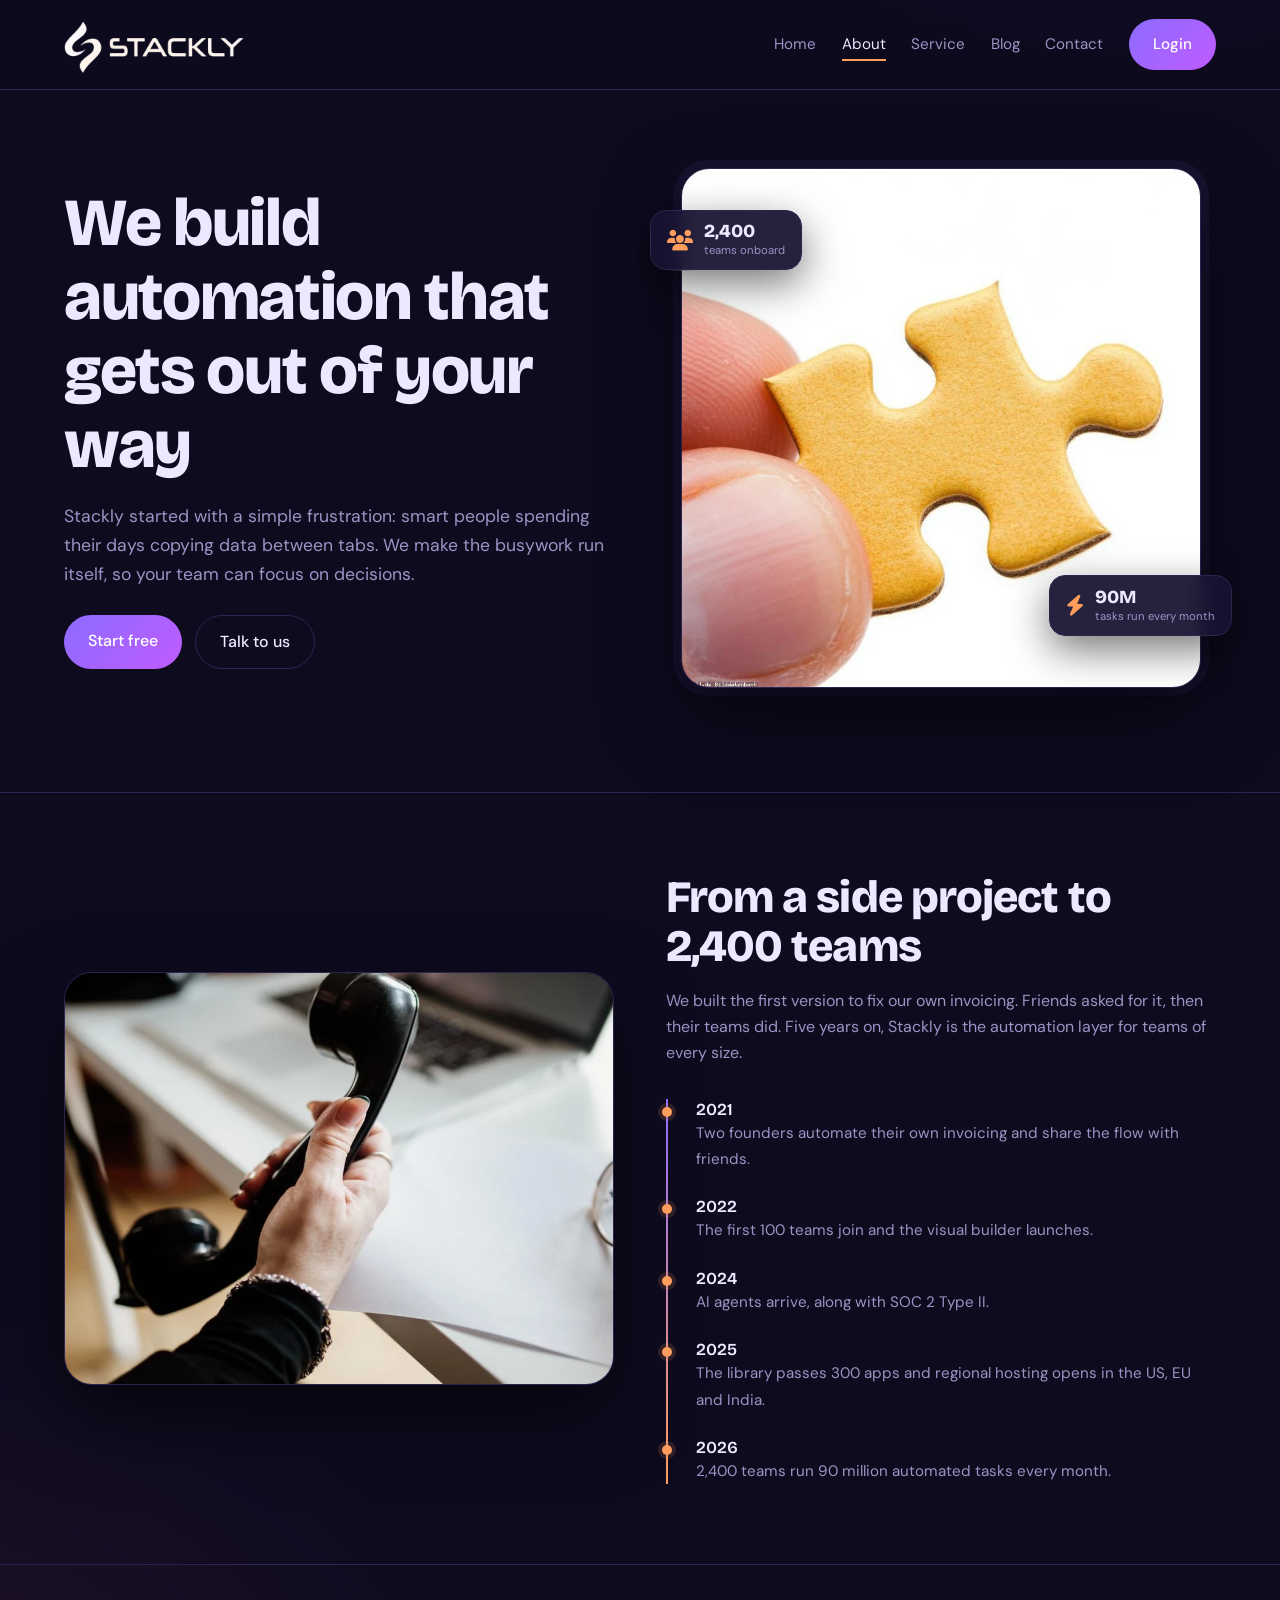
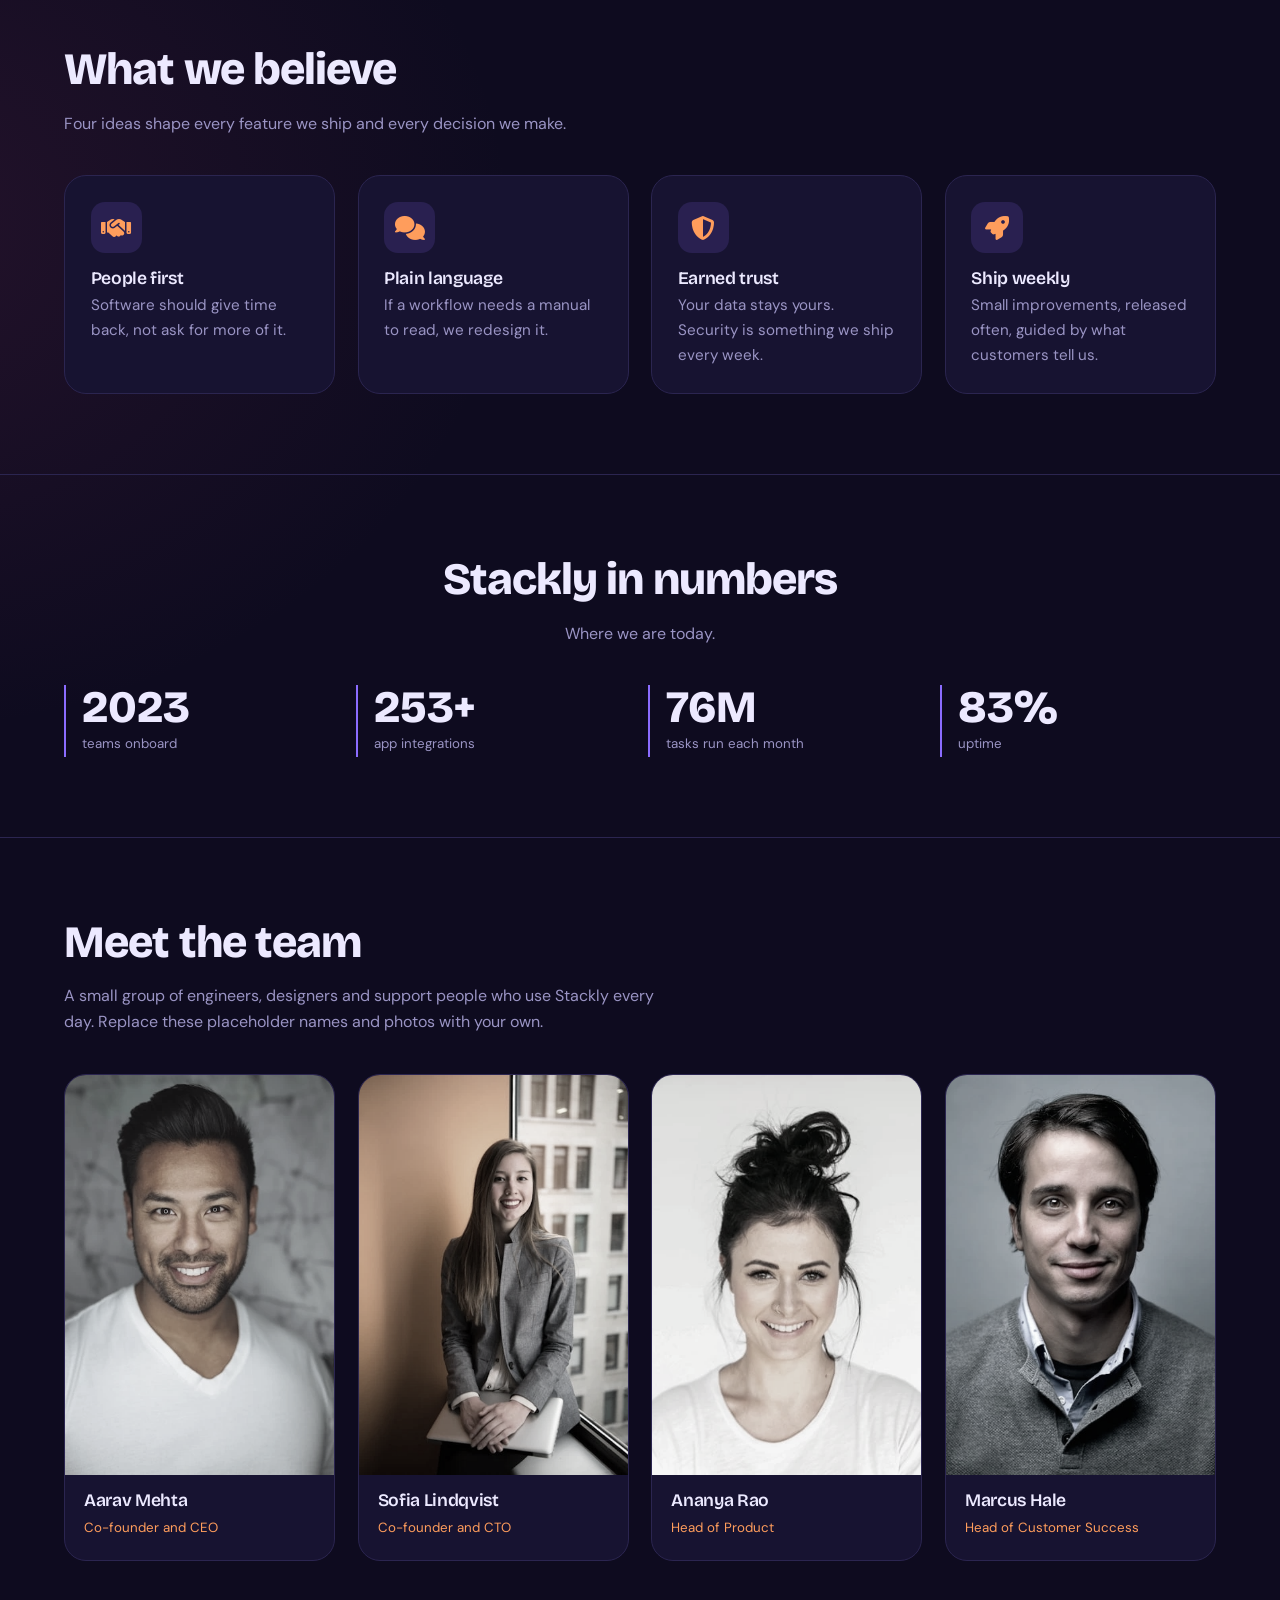
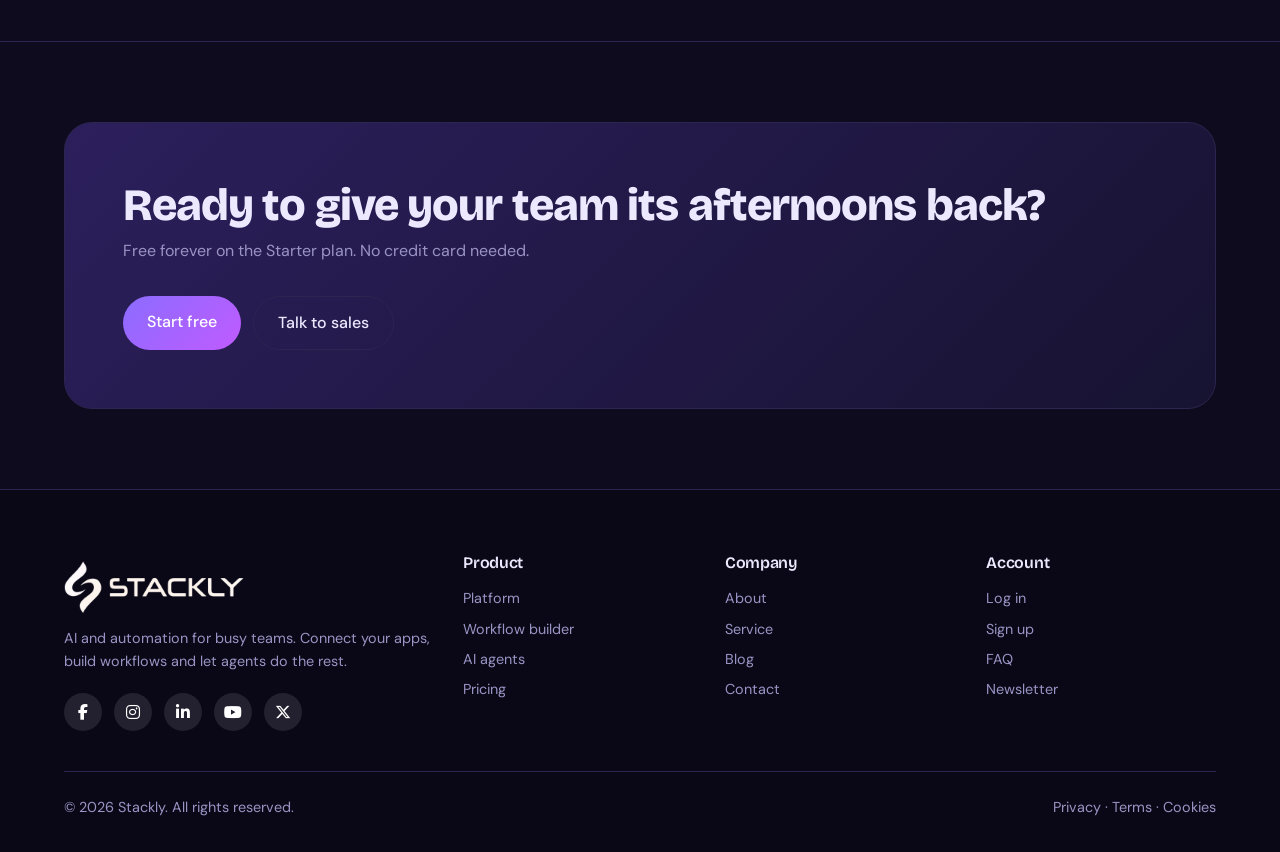
<file: about.html>
<!DOCTYPE html>
<html lang="en">

<head>
  <meta charset="UTF-8">
  <meta name="viewport" content="width=device-width, initial-scale=1">
  <title>About | Stackly</title>
  <meta name="description"
    content="Stackly builds automation that gets out of your way. Meet the team and read our story.">
  <link rel="preconnect" href="https://fonts.googleapis.com">
  <link rel="preconnect" href="https://fonts.gstatic.com" crossorigin>
  <link
    href="https://fonts.googleapis.com/css2?family=Bricolage+Grotesque:wght@600;800&family=DM+Sans:wght@400;500&display=swap"
    rel="stylesheet">
  <link rel="stylesheet" href="https://cdnjs.cloudflare.com/ajax/libs/font-awesome/6.5.2/css/all.min.css"
    crossorigin="anonymous" referrerpolicy="no-referrer">
  <link rel="stylesheet" href="./pages.css">
  <script>document.documentElement.classList.add('js')</script>
  <script src="./pages.js" defer></script>
</head>

<body data-page="about">
  <a class="skip" href="#main">Skip to content</a>
  <div id="pg"></div>
  <header>
   <a class="logo" href="./index.html" style="display:flex;padding:0"><img src="./logo/Untitled design-compressed (1).webp" alt=""></a>
    <button id="mb" aria-label="Menu" aria-expanded="false" aria-controls="nav"><i
        class="fa-solid fa-bars"></i></button>
    <nav id="nav"><a data-p="home" href="./index.html">Home</a><a data-p="about" href="./about.html">About</a><a
        data-p="service" href="./service.html">Service</a><a data-p="blog" href="./blog.html">Blog</a><a
        data-p="contact" href="./contact.html">Contact</a><a class="btn" data-p="login" href="./login.html">Login</a>
    </nav>
  </header>

  <main id="main">
    <!-- HERO -->
    <section class="hero ph">
      <div class="tx">
        <h1>We build automation that gets out of your way</h1>
        <p class="lead">Stackly started with a simple frustration: smart people spending their days copying data between
          tabs. We make the busywork run itself, so your team can focus on decisions.</p>
        <div class="btns"><a class="btn" href="./signup.html">Start free</a><a class="btn o" href="./contact.html">Talk
            to us</a></div>
      </div>
      <div class="art">
        <img src="./image3/image-1-compressed.webp"
          alt="The Stackly team working together at a shared desk" width="800" height="800" fetchpriority="high"
          data-fb="about-hero">
        <div class="fb p1"><i class="fa-solid fa-users" aria-hidden="true"></i>
          <div><b>2,400</b><small>teams onboard</small></div>
        </div>
        <div class="fb p2"><i class="fa-solid fa-bolt" aria-hidden="true"></i>
          <div><b>90M</b><small>tasks run every month</small></div>
        </div>
      </div>
    </section>

    <!-- STORY -->
    <section class="sec rv" id="story">
      <div class="wrap story">
        <div class="pic rw"><img src="./image3/image-1-compressed (1).webp"
            alt="Founders sketching the first Stackly workflow on a whiteboard" width="800" height="600" loading="lazy"
            data-fb="about-story"></div>
        <div class="rw">
          <h2>From a side project to 2,400 teams</h2>
          <p>We built the first version to fix our own invoicing. Friends asked for it, then their teams did. Five years
            on, Stackly is the automation layer for teams of every size.</p>
          <ol class="tl">
            <li><b>2021</b><span>Two founders automate their own invoicing and share the flow with friends.</span></li>
            <li><b>2022</b><span>The first 100 teams join and the visual builder launches.</span></li>
            <li><b>2024</b><span>AI agents arrive, along with SOC 2 Type II.</span></li>
            <li><b>2025</b><span>The library passes 300 apps and regional hosting opens in the US, EU and India.</span>
            </li>
            <li><b>2026</b><span>2,400 teams run 90 million automated tasks every month.</span></li>
          </ol>
        </div>
      </div>
    </section>

    <!-- VALUES -->
    <section class="sec rv" id="values">
      <div class="wrap">
        <div class="sh">
          <h2>What we believe</h2>
          <p>Four ideas shape every feature we ship and every decision we make.</p>
        </div>
        <div class="grid g4">
          <div class="gc">
            <div class="ic" aria-hidden="true"><i class="fa-solid fa-handshake"></i></div>
            <h3>People first</h3>
            <p>Software should give time back, not ask for more of it.</p>
          </div>
          <div class="gc">
            <div class="ic" aria-hidden="true"><i class="fa-solid fa-comments"></i></div>
            <h3>Plain language</h3>
            <p>If a workflow needs a manual to read, we redesign it.</p>
          </div>
          <div class="gc">
            <div class="ic" aria-hidden="true"><i class="fa-solid fa-shield-halved"></i></div>
            <h3>Earned trust</h3>
            <p>Your data stays yours. Security is something we ship every week.</p>
          </div>
          <div class="gc">
            <div class="ic" aria-hidden="true"><i class="fa-solid fa-rocket"></i></div>
            <h3>Ship weekly</h3>
            <p>Small improvements, released often, guided by what customers tell us.</p>
          </div>
        </div>
      </div>
    </section>

    <!-- NUMBERS -->
    <section class="sec rv" id="numbers">
      <div class="wrap">
        <div class="sh c">
          <h2>Stackly in numbers</h2>
          <p>Where we are today.</p>
        </div>
        <div class="big four rw">
          <div><strong data-n="2400">2400</strong><small>teams onboard</small></div>
          <div><strong data-n="300" data-s="+">300+</strong><small>app integrations</small></div>
          <div><strong data-n="90" data-s="M">90M</strong><small>tasks run each month</small></div>
          <div><strong data-n="99" data-s="%">99%</strong><small>uptime</small></div>
        </div>
      </div>
    </section>

    <!-- TEAM -->
    <section class="sec rv" id="team">
      <div class="wrap">
        <div class="sh">
          <h2>Meet the team</h2>
          <p>A small group of engineers, designers and support people who use Stackly every day. Replace these
            placeholder names and photos with your own.</p>
        </div>
        <div class="grid g4">
          <article class="tm">
            <div class="tf"><img src="./persons/image7-compressed.webp"
                alt="Portrait of Aarav Mehta" width="400" height="400" loading="lazy" data-fb="team1"></div>
            <div class="nm">
              <h3>Aarav Mehta</h3><small>Co-founder and CEO</small>
            </div>
          </article>
          <article class="tm">
            <div class="tf"><img src="./persons/image10-compressed.webp"
                alt="Portrait of Sofia Lindqvist" width="400" height="400" loading="lazy" data-fb="team2"></div>
            <div class="nm">
              <h3>Sofia Lindqvist</h3><small>Co-founder and CTO</small>
            </div>
          </article>
          <article class="tm">
            <div class="tf"><img src="./persons/image8-compressed.webp"
                alt="Portrait of Ananya Rao" width="400" height="400" loading="lazy" data-fb="team3"></div>
            <div class="nm">
              <h3>Ananya Rao</h3><small>Head of Product</small>
            </div>
          </article>
          <article class="tm">
            <div class="tf"><img src="./persons/image9-compressed.webp"
                alt="Portrait of Marcus Hale" width="400" height="400" loading="lazy" data-fb="team4"></div>
            <div class="nm">
              <h3>Marcus Hale</h3><small>Head of Customer Success</small>
            </div>
          </article>
        </div>
      </div>
    </section>

    <!-- CTA -->
    <section class="sec rv" id="cta">
      <div class="wrap">
        <div class="band rw">
          <div>
            <h2>Ready to give your team its afternoons back?</h2>
            <p>Free forever on the Starter plan. No credit card needed.</p>
          </div>
          <div class="btns"><a class="btn" href="./signup.html">Start free</a><a class="btn o"
              href="./contact.html">Talk to sales</a></div>
        </div>
      </div>
    </section>
  </main>
  <footer>
  <div class="fg">

    <div>
      <a class="logo" href="./index.html" style="display:flex;padding:0">
        <img src="./logo/Untitled design-compressed (1).webp" alt="Stackly">
      </a>

      <p style="margin-top:.8rem">
        AI and automation for busy teams. Connect your apps, build workflows and let agents
        do the rest.
      </p>

      <!-- Social Media -->
      <div class="social-links">
        <a href="./404.html" aria-label="Facebook" target="_blank">
          <i class="fa-brands fa-facebook-f"></i>
        </a>

        <a href="./404.html" aria-label="Instagram" target="_blank">
          <i class="fa-brands fa-instagram"></i>
        </a>

        <a href="./404.html" aria-label="LinkedIn" target="_blank">
          <i class="fa-brands fa-linkedin-in"></i>
        </a>

        <a href="./404.html" aria-label="YouTube" target="_blank">
          <i class="fa-brands fa-youtube"></i>
        </a>

        <a href="./404.html" aria-label="X" target="_blank">
          <i class="fa-brands fa-x-twitter"></i>
        </a>
      </div>
    </div>

    <div>
      <h3>Product</h3>
      <a href="./index.html#platform">Platform</a>
      <a href="./index.html#builder">Workflow builder</a>
      <a href="./index.html#agents">AI agents</a>
      <a href="./index.html#pricing">Pricing</a>
    </div>

    <div>
      <h3>Company</h3>
      <a href="./about.html">About</a>
      <a href="./service.html">Service</a>
      <a href="./blog.html">Blog</a>
      <a href="./contact.html">Contact</a>
    </div>

    <div>
      <h3>Account</h3>
      <a href="./login.html">Log in</a>
      <a href="./signup.html">Sign up</a>
      <a href="./index.html#faq">FAQ</a>
      <a href="./index.html#news">Newsletter</a>
    </div>

  </div>

  <div class="bt">
    <span>© <span data-y>2026</span> Stackly. All rights reserved.</span>
    <span><a href="./404.html">Privacy</a> · <a href="./404.html">Terms</a> · <a href="./404.html">Cookies</a></span>
  </div>
</footer>
  <a id="top" href="./404.html" aria-label="Back to top"><i class="fa-solid fa-arrow-up"></i></a>
</body>

</html>
</file>
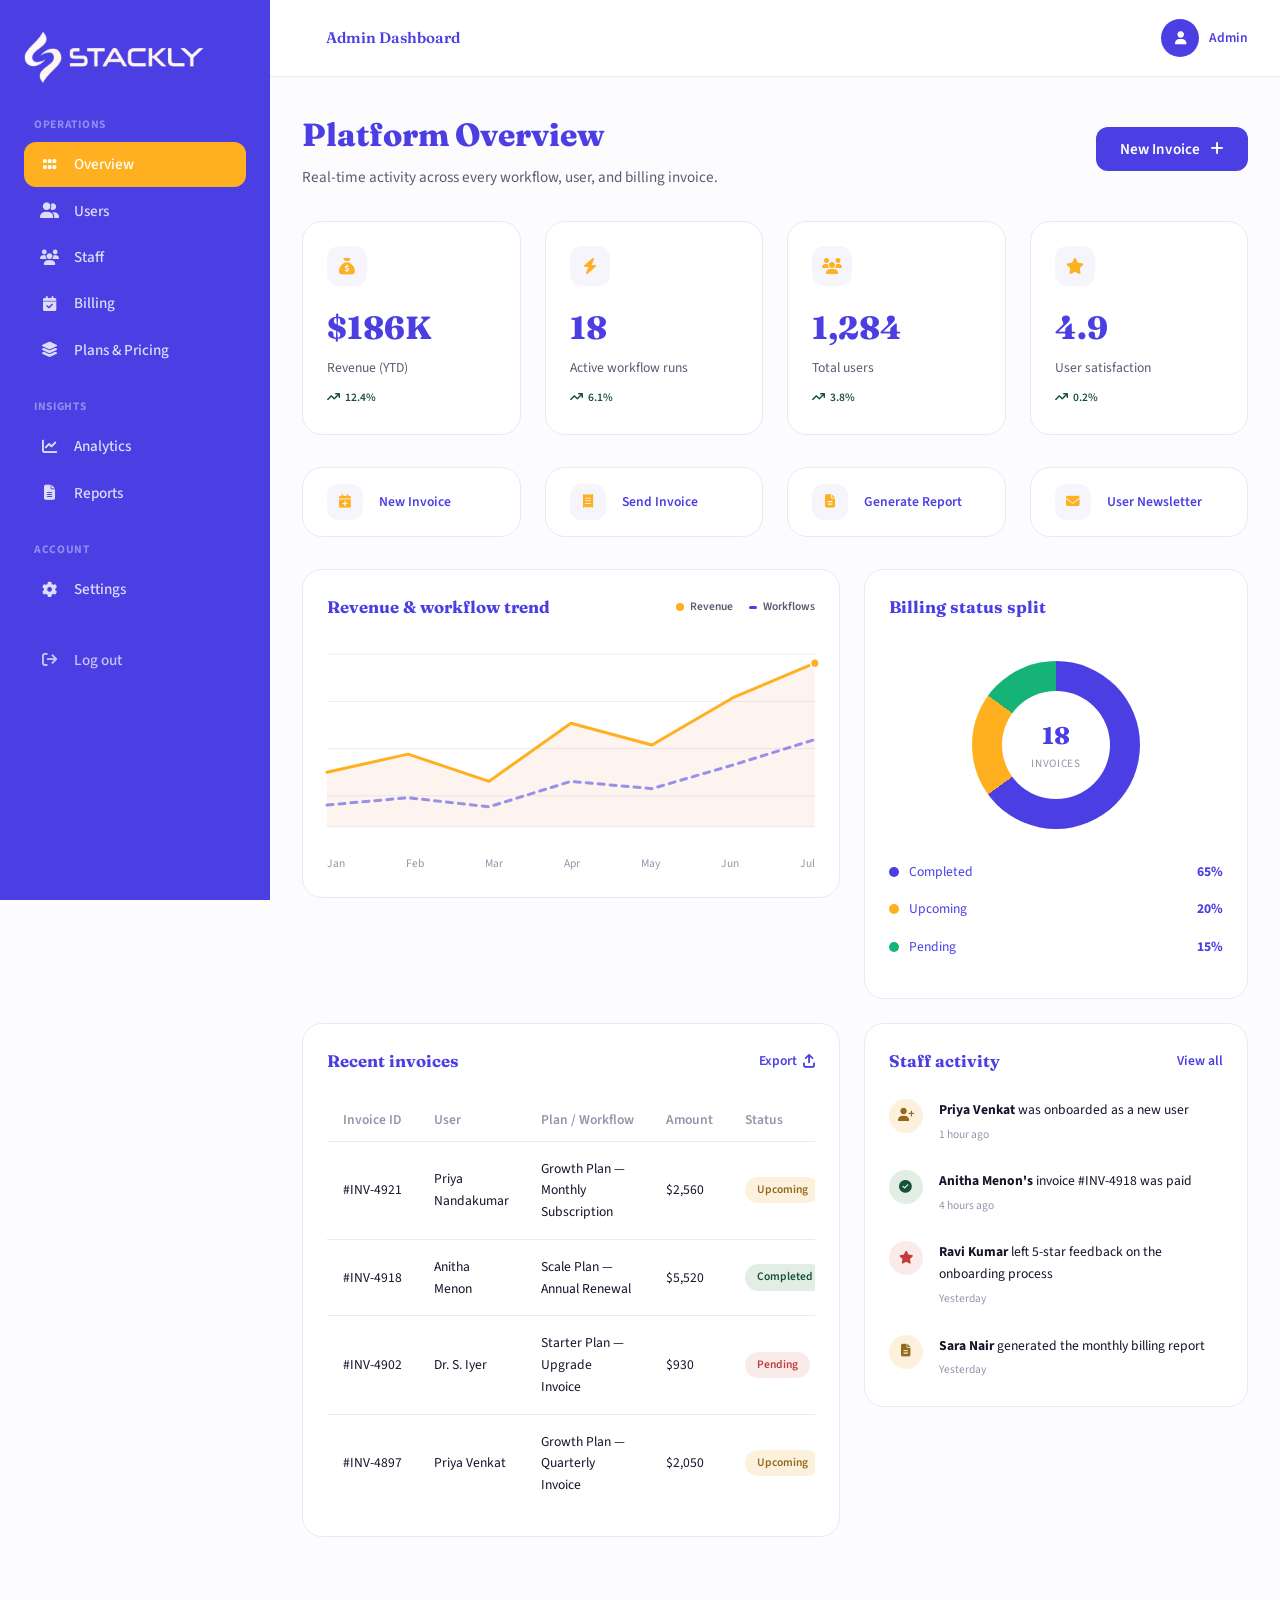
<file: admin.html>
<!DOCTYPE html>
<html lang="en">
<head>
    <meta charset="UTF-8" />
    <meta name="viewport" content="width=device-width, initial-scale=1.0" />
    <link rel="stylesheet" href="https://cdnjs.cloudflare.com/ajax/libs/font-awesome/6.7.2/css/all.min.css" />
    <link href="https://fonts.googleapis.com/css2?family=Fraunces:ital,opsz,wght@0,9..144,400;0,9..144,500;0,9..144,600;0,9..144,700;0,9..144,800;1,9..144,500&family=Source+Sans+3:wght@400;500;600;700;800&display=swap" rel="stylesheet" />
    <title>Admin Dashboard — Stackly</title>
    <style>
/* =========================================================
   STACKLY ADMIN DASHBOARD — DESIGN SYSTEM / TOKENS
========================================================= */

:root {
  /* ---- Stackly brand tokens ---- */
  --navy: #4B3FE4;
  --navy-deep: #16123F;
  --navy-mid: #2C2470;
  --gold: #FFB020;
  --gold-soft: #FFCB66;
  --cream: #F6F5FC;
  --paper: #FCFCFF;
  --white: #FFFFFF;
  --ink: #14142B;
  --ink-soft: #5C5A72;
  --ink-faint: #9694AC;
  --sage: #16B378;
  --line: #EAE8F7;

  --glow-amber: 0 14px 34px -10px rgba(255,176,32,.5);
  --glow-indigo: 0 14px 34px -10px rgba(75,63,228,.45);

  /* ---- Aliases so component rules below stay unchanged ---- */
  --primary: var(--navy);
  --primary-dark: var(--navy-deep);
  --secondary: var(--gold);
  --accent: var(--sage);
  --text-primary: var(--ink);
  --text-secondary: var(--ink-soft);
  --text-light: var(--ink-faint);
  --border: var(--line);
  --bg-body: var(--paper);
  --bg-section: var(--cream);

  /* ---- Shadows ---- */
  --shadow-sm: 0 2px 8px -2px rgba(20,20,43,.08);
  --shadow-md: 0 16px 36px -16px rgba(20,20,43,.20);
  --shadow-lg: 0 30px 64px -24px rgba(20,20,43,.30);

  /* ---- Radius ---- */
  --radius-sm: 12px;
  --radius-md: 20px;
  --radius-full: 999px;

  /* ---- Spacing scale ---- */
  --space-xs: 6px;
  --space-sm: 10px;
  --space-md: 16px;
  --space-lg: 24px;
  --space-xl: 32px;
  --space-2xl: 48px;
  --space-3xl: 64px;

  /* ---- Typography scale ---- */
  --fs-xs: 0.85rem;
  --fs-sm: 0.95rem;
  --fs-md: 1.05rem;
  --fs-lg: 1.5rem;
  --fs-xl: 2rem;

  --fw-medium: 500;
  --fw-semibold: 600;
  --fw-bold: 700;
  --fw-extrabold: 800;

  --tracking-wide: 0.06em;
  --lh-body: 1.6;

  --font-primary: 'Fraunces', Georgia, serif;
  --font-secondary: 'Source Sans 3', -apple-system, BlinkMacSystemFont, sans-serif;

  --transition: all 0.25s ease;
}

/* =========================================================
   RESET / BASE
========================================================= */
* { box-sizing: border-box; margin: 0; padding: 0; }
html { scroll-behavior: smooth; }
body {
  font-family: var(--font-secondary);
  color: var(--text-primary);
  line-height: var(--lh-body);
  -webkit-font-smoothing: antialiased;
}
img { max-width: 100%; display: block; }
a { text-decoration: none; color: inherit; }
ul { list-style: none; }
button { font-family: inherit; cursor: pointer; border: none; background: none; }
input, select, textarea { font-family: inherit; }

::-webkit-scrollbar { width: 8px; height: 8px; }
::-webkit-scrollbar-thumb { background: rgba(232, 112, 58, 0.3); border-radius: 8px; }
::-webkit-scrollbar-track { background: transparent; }

/* =========================================================
   SIDEBAR BRAND LOCKUP (Stackly logo)
========================================================= */

        .logo {
            display: flex;
            align-items: center;
            gap: .6em;
            font-family: var(--font-primary);
            font-weight: var(--fw-semibold);
            font-size: 1.3rem;
            color: var(--white);
            width: 180px;
            height: 60px;
        }
        .logo img{
            width: 100%;
            height: 100%;
            object-fit: cover;
        }

/* ========== DASHBOARD SHELL ========== */

.dashboard-body{
    background: var(--bg-body);
}

.dash-shell{
    display: flex;
    min-height: 100vh;
}

/* ========== SIDEBAR ========== */

.sidebar{
    width: 270px;
    height: 100vh;
    flex-shrink: 0;
    background: var(--primary);
    position: sticky;
    top: 0;
    display: flex;
    flex-direction: column;
    padding: var(--space-lg) var(--space-lg) var(--space-xl);
    z-index: 200;
    transition: var(--transition);
}

.sidebar-top{
    display: flex;
    align-items: center;
    justify-content: space-between;
    margin-bottom: var(--space-xl);
}
.sidebar-close{
    display: none;
    background: none;
    border: none;
    color: var(--white);
    font-size: var(--fs-lg);
    cursor: pointer;
}

.sidebar-user{
    display: none;
    align-items: center;
    gap: var(--space-md);
    padding: var(--space-md);
    background: rgba(255,255,255,.06);
    border-radius: var(--radius-md);
    margin-bottom: var(--space-xl);
}
.sidebar-avatar{
    width: 42px;
    height: 42px;
    border-radius: var(--radius-full);
    background: var(--secondary);
    color: var(--white);
    display: flex;
    align-items: center;
    justify-content: center;
    font-family: var(--font-primary);
    font-weight: var(--fw-bold);
    font-size: var(--fs-sm);
    flex-shrink: 0;
}
.sidebar-user-name{
    color: var(--white);
    font-family: var(--font-secondary);
    font-weight: var(--fw-semibold);
    font-size: var(--fs-sm);
}
.sidebar-user-email{
    color: rgba(255,255,255,.55);
    font-size: .78rem;
    font-family: var(--font-secondary);
    overflow: hidden;
    text-overflow: ellipsis;
    white-space: nowrap;
}

.sidebar-nav{
    display: flex;
    flex-direction: column;
    gap: 2px;
    overflow-y: auto;
}
.nav-label{
    color: rgba(255, 255, 255, .4);
    font-family: var(--font-secondary);
    font-size: .72rem;
    font-weight: var(--fw-bold);
    text-transform: uppercase;
    letter-spacing: var(--tracking-wide);
    margin: var(--space-lg) 0 var(--space-xs) var(--space-sm);
}
.nav-label:first-child{ margin-top: 0; }

.nav-link{
    display: flex;
    align-items: center;
    gap: var(--space-md);
    color: rgba(255, 255, 255, .82);
    text-decoration: none;
    font-family: var(--font-secondary);
    font-weight: var(--fw-medium);
    font-size: var(--fs-sm);
    padding: var(--space-sm) var(--space-md);
    border-radius: var(--radius-sm);
    position: relative;
    transition: var(--transition);
}
.nav-link i{
    width: 18px;
    text-align: center;
    font-size: .95rem;
}
.nav-link:hover{
    background: rgba(255,255,255,.08);
    color: var(--white);
}
.nav-link.active{
    background: var(--secondary);
    color: var(--white);
}
.nav-link-danger{
    margin-top: var(--space-lg);
    color: rgba(255,255,255,.7);
}
.nav-link-danger:hover{
    background: rgba(198,57,46,.18);
    color: #ffb3ab;
}

.sidebar-overlay{
    display: none;
    position: fixed;
    inset: 0;
    background: rgba(14,42,43,.5);
    z-index: 190;
}

/* ========== MAIN ========== */

.dash-main{
    flex: 1;
    min-width: 0;
    display: flex;
    flex-direction: column;
}

.topbar{
    position: sticky;
    top: 0;
    z-index: 100;
    background: var(--white);
    border-bottom: 1px solid var(--border);
    display: flex;
    align-items: center;
    gap: var(--space-lg);
    padding: var(--space-md) var(--space-xl);
}

.menu-toggle{
    display: none;
    background: none;
    border: none;
    color: var(--primary);
    font-size: var(--fs-lg);
    cursor: pointer;
}

.topbar-search{
    flex: 1;
    display: flex;
    align-items: center;
    gap: var(--space-sm);
    padding: var(--space-sm) var(--space-lg);
    color: var(--primary);
    font-family: var(--font-primary);
    font-weight: var(--fw-semibold);
    font-size: var(--fs-sm);
}
.topbar-search input{
    border: none;
    outline: none;
    background: transparent;
    font-family: var(--font-secondary);
    font-size: var(--fs-sm);
    color: var(--primary);
    width: 100%;
}

.topbar-actions{
    margin-left: auto;
    display: flex;
    align-items: center;
    gap: var(--space-lg);
}

.icon-btn{
    display: flex;
    position: relative;
    width: 40px;
    height: 40px;
    border-radius: var(--radius-full);
    border: 1px solid var(--border);
    background: var(--white);
    color: var(--primary);
    cursor: pointer;
    align-items: center;
    justify-content: center;
    transition: var(--transition);
}
.icon-btn:hover{
    background: var(--bg-section);
}
.notif-dot{
    position: absolute;
    top: 8px;
    right: 9px;
    width: 7px;
    height: 7px;
    border-radius: 50%;
    background: var(--secondary);
}

.topbar-user{
    display: flex;
    align-items: center;
    gap: var(--space-sm);
    cursor: pointer;
}
.topbar-avatar{
    width: 38px;
    height: 38px;
    border-radius: var(--radius-full);
    background: var(--primary);
    color: var(--white);
    display: flex;
    align-items: center;
    justify-content: center;
    font-family: var(--font-primary);
    font-weight: var(--fw-bold);
    font-size: .82rem;
}
.topbar-user-name{
    font-family: var(--font-secondary);
    font-weight: var(--fw-semibold);
    font-size: var(--fs-xs);
    color: var(--primary);
}
.topbar-user-email{
    font-family: var(--font-secondary);
    font-size: .74rem;
    color: var(--text-light);
}
.topbar-user > i{
    display: none;
    color: var(--text-light);
    font-size: .75rem;
}

/* ========== SECTIONS ========== */

.dash-section{
    display: none;
    padding: var(--space-xl) var(--space-xl) var(--space-3xl);
    animation: fadeSlideIn .4s ease;
}
.dash-section.active{
    display: block;
}

@keyframes fadeSlideIn{
    from{ opacity: 0; transform: translateY(12px); }
    to{ opacity: 1; transform: translateY(0); }
}

.section-head{
    display: flex;
    align-items: center;
    justify-content: space-between;
    gap: var(--space-lg);
    flex-wrap: wrap;
    margin-bottom: var(--space-xl);
}
.section-head h1{
    font-family: var(--font-primary);
    font-size: var(--fs-xl);
    color: var(--primary);
    font-weight: var(--fw-extrabold);
}
.section-sub{
    font-family: var(--font-secondary);
    color: var(--text-secondary);
    font-size: var(--fs-sm);
    margin-top: 4px;
}

.btn-primary{
    display: inline-flex;
    align-items: center;
    gap: var(--space-sm);
    background: var(--primary);
    color: var(--white);
    font-weight: var(--fw-semibold);
    font-size: var(--fs-sm);
    text-decoration: none;
    padding: var(--space-sm) var(--space-lg);
    border-radius: var(--radius-sm);
    border: none;
    cursor: pointer;
    transition: var(--transition);
}
.btn-primary:hover{
    background: var(--secondary);
    transform: translateY(-2px);
}

/* ========== KPI CARDS ========== */

.kpi-grid{
    display: grid;
    grid-template-columns: repeat(4, 1fr);
    gap: var(--space-lg);
    margin-bottom: var(--space-xl);
}
.kpi-card{
    background: var(--white);
    border: 1px solid var(--border);
    border-radius: var(--radius-md);
    padding: var(--space-lg);
    transition: var(--transition);
    animation: fadeSlideIn .5s ease backwards;
}
.kpi-card:nth-child(2){ animation-delay: .05s; }
.kpi-card:nth-child(3){ animation-delay: .1s; }
.kpi-card:nth-child(4){ animation-delay: .15s; }
.kpi-card:hover{
    box-shadow: var(--shadow-md);
    transform: translateY(-4px);
}
.kpi-icon{
    width: 40px;
    height: 40px;
    border-radius: var(--radius-sm);
    background: var(--bg-section);
    color: var(--secondary);
    display: flex;
    align-items: center;
    justify-content: center;
    margin-bottom: var(--space-md);
}
.kpi-card h3{
    font-family: var(--font-primary);
    font-size: var(--fs-xl);
    color: var(--primary);
    font-weight: var(--fw-extrabold);
}
.kpi-card p{
    font-family: var(--font-secondary);
    color: var(--text-secondary);
    font-size: var(--fs-xs);
    margin-top: 4px;
}
.kpi-trend{
    display: inline-flex;
    align-items: center;
    gap: 5px;
    margin-top: var(--space-sm);
    font-family: var(--font-secondary);
    font-weight: var(--fw-semibold);
    font-size: .72rem;
}
.kpi-trend-up{ color: #17513c; }
.kpi-trend-down{ color: #c23c3c; }

/* ========== PANEL / TABLE ========== */

.panel{
    background: var(--white);
    border: 1px solid var(--border);
    border-radius: var(--radius-md);
    padding: var(--space-lg);
    min-width: 0;
    height: auto;
}
.panel-head{
    display: flex;
    align-items: center;
    justify-content: space-between;
    gap: var(--space-md);
    flex-wrap: wrap;
    margin-bottom: var(--space-lg);
}
.panel-head h2{
    font-family: var(--font-primary);
    font-size: var(--fs-md);
    color: var(--primary);
    font-weight: var(--fw-bold);
}
.panel-head-actions{
    display: flex;
    align-items: center;
    gap: var(--space-md);
}
.link-read{
    font-family: var(--font-secondary);
    color: var(--primary);
    font-weight: var(--fw-semibold);
    font-size: var(--fs-xs);
    text-decoration: none;
    display: inline-flex;
    align-items: center;
    gap: 6px;
}
.link-read:hover{ color: var(--secondary); }

.table-wrap{ overflow-x: auto; -webkit-overflow-scrolling: touch; }
table{
    width: 100%;
    border-collapse: collapse;
    font-family: var(--font-secondary);
    font-size: var(--fs-xs);
    min-width: 560px;
}
thead th{
    text-align: left;
    color: var(--text-light);
    font-weight: var(--fw-semibold);
    padding: var(--space-sm) var(--space-md);
    border-bottom: 1px solid var(--border);
    white-space: nowrap;
}
tbody td{
    padding: var(--space-md);
    color: var(--text-primary);
    border-bottom: 1px solid var(--border);
}
tbody tr:last-child td{ border-bottom: none; }
tbody tr{ transition: var(--transition); }
tbody tr:hover{ background: var(--bg-body); }

.status{
    display: inline-block;
    padding: 4px 12px;
    border-radius: var(--radius-full);
    font-weight: var(--fw-semibold);
    font-size: .72rem;
    white-space: nowrap;
}
.status-transit{ background: rgba(232,176,61,.18); color: #93691a; }
.status-delivered{ background: rgba(159,194,166,.3); color: #17513c; }
.status-pending{ background: rgba(198,57,46,.1); color: #c23c3c; }

/* ========== TEAM (dashboard view) ========== */

.team-dash-grid{
    display: grid;
    grid-template-columns: repeat(4, 1fr);
    gap: var(--space-lg);
}
.team-dash-card{
    background: var(--white);
    border: 1px solid var(--border);
    border-radius: var(--radius-md);
    padding: var(--space-xl) var(--space-lg);
    text-align: center;
    transition: var(--transition);
}
.team-dash-card:hover{
    box-shadow: var(--shadow-md);
    transform: translateY(-4px);
}
.team-dash-avatar{
    width: 56px;
    height: 56px;
    border-radius: var(--radius-full);
    background: var(--primary);
    color: var(--white);
    display: flex;
    align-items: center;
    justify-content: center;
    font-family: var(--font-primary);
    font-weight: var(--fw-bold);
    margin: 0 auto var(--space-md);
}
.team-dash-card h3{
    font-family: var(--font-primary);
    color: var(--primary);
    font-size: var(--fs-sm);
    font-weight: var(--fw-bold);
}
.team-dash-card p{
    font-family: var(--font-secondary);
    color: var(--text-secondary);
    font-size: var(--fs-xs);
    margin: 4px 0 var(--space-md);
}

/* ========== BADGES ========== */

.role-badge{
    display: inline-block;
    padding: 4px 12px;
    border-radius: var(--radius-full);
    font-weight: var(--fw-semibold);
    font-size: .72rem;
    font-family: var(--font-secondary);
}
.role-admin{ background: rgba(232,112,58,.14); color: #b3491f; }
.role-customer{ background: rgba(92,108,104,.1); color: var(--text-secondary); }

.sidebar-user .role-badge{
    margin-left: auto;
    flex-shrink: 0;
}

/* ========== CONTENT GRID (2-col panel layout) ========== */

.content-grid{
    display: grid;
    width: 100%;
    grid-template-columns: 1.4fr 1fr;
    gap: var(--space-lg);
    align-items: start;
    margin-bottom: var(--space-lg);
}

/* ========== QUICK ACTIONS ========== */

.quick-actions{
    display: grid;
    grid-template-columns: repeat(4, 1fr);
    gap: var(--space-lg);
    margin-bottom: var(--space-xl);
}
.quick-action{
    display: flex;
    align-items: center;
    gap: var(--space-md);
    background: var(--white);
    border: 1px solid var(--border);
    border-radius: var(--radius-md);
    padding: var(--space-md) var(--space-lg);
    text-decoration: none;
    color: var(--primary);
    font-family: var(--font-secondary);
    font-weight: var(--fw-semibold);
    font-size: var(--fs-xs);
    transition: var(--transition);
}
.quick-action:hover{
    border-color: var(--secondary);
    box-shadow: var(--shadow-sm);
    transform: translateY(-3px);
}
.quick-action-icon{
    width: 36px;
    height: 36px;
    border-radius: var(--radius-sm);
    background: var(--bg-section);
    color: var(--secondary);
    display: flex;
    align-items: center;
    justify-content: center;
    flex-shrink: 0;
}

/* ========== ACTIVITY FEED ========== */

.activity-feed{
    list-style: none;
    display: flex;
    flex-direction: column;
    gap: var(--space-lg);
}
.activity-item{
    display: flex;
    gap: var(--space-md);
    align-items: flex-start;
}
.activity-item p{
    font-family: var(--font-secondary);
    font-size: var(--fs-xs);
    color: var(--text-primary);
    line-height: var(--lh-body);
}
.activity-time{
    font-size: .72rem;
    color: var(--text-light);
    font-family: var(--font-secondary);
}
.activity-icon{
    width: 34px;
    height: 34px;
    border-radius: 50%;
    display: flex;
    align-items: center;
    justify-content: center;
    flex-shrink: 0;
    font-size: .8rem;
}
.activity-icon-transit{ background: rgba(232,176,61,.18); color: #93691a; }
.activity-icon-delivered{ background: rgba(159,194,166,.3); color: #17513c; }
.activity-icon-pending{ background: rgba(198,57,46,.1); color: #c23c3c; }

/* ========== EXTRA KPI + filter tabs ========== */

.kpi-grid-3{ grid-template-columns: repeat(3, 1fr); }

.filter-tabs{
    display: flex;
    gap: var(--space-sm);
    flex-wrap: wrap;
    margin-bottom: var(--space-lg);
    overflow-x: auto;
    -webkit-overflow-scrolling: touch;
    padding-bottom: 2px;
}
.filter-tab{
    background: var(--white);
    border: 1px solid var(--border);
    color: var(--text-secondary);
    font-family: var(--font-secondary);
    font-weight: var(--fw-semibold);
    font-size: var(--fs-xs);
    padding: var(--space-xs) var(--space-lg);
    border-radius: var(--radius-full);
    cursor: pointer;
    transition: var(--transition);
    white-space: nowrap;
    flex-shrink: 0;
}
.filter-tab:hover{ border-color: var(--secondary); color: var(--secondary); }
.filter-tab.active{ background: var(--primary); border-color: var(--primary); color: var(--white); }

/* ========== BAR CHART ========== */

.bar-chart{
    display: flex;
    align-items: flex-end;
    gap: var(--space-lg);
    height: 200px;
    padding-top: var(--space-lg);
}
.bar-col{
    flex: 1;
    display: flex;
    flex-direction: column;
    align-items: center;
    height: 100%;
    justify-content: flex-end;
    gap: var(--space-sm);
}
.bar{
    width: 100%;
    max-width: 34px;
    height: var(--h, 40%);
    background: var(--bg-section);
    border-radius: 6px 6px 0 0;
    transition: var(--transition);
    animation: growUp .6s ease backwards;
}
.bar-current{ background: var(--secondary); }
.bar-col label{
    font-family: var(--font-secondary);
    font-size: .72rem;
    color: var(--text-light);
}
@keyframes growUp{
    from{ transform: scaleY(0); transform-origin: bottom; }
    to{ transform: scaleY(1); transform-origin: bottom; }
}

/* ========== LEGEND ========== */

.legend-list{
    list-style: none;
    display: flex;
    flex-direction: column;
    gap: var(--space-md);
    margin-bottom: var(--space-lg);
    font-family: var(--font-secondary);
    font-size: var(--fs-xs);
    color: var(--primary);
}
.legend-list li{
    display: flex;
    align-items: center;
    gap: var(--space-sm);
}
.legend-list li strong{ margin-left: auto; }
.legend-dot{
    width: 10px;
    height: 10px;
    border-radius: 50%;
    background: var(--c);
    flex-shrink: 0;
}
.legend-bar{
    display: flex;
    height: 10px;
    border-radius: var(--radius-full);
    overflow: hidden;
}
.legend-bar span{
    width: var(--w);
    background: var(--c);
}

/* ========== OVERVIEW CHARTS (line + donut) ========== */

.overview-charts{
    margin-top: var(--space-lg);
}

.chart-legend-inline{
    display: inline-flex;
    align-items: center;
    gap: 6px;
    font-family: var(--font-secondary);
    font-weight: var(--fw-semibold);
    font-size: .72rem;
    color: var(--text-secondary);
}
.dot-swatch{
    width: 8px;
    height: 8px;
    border-radius: 50%;
    background: var(--c);
    flex-shrink: 0;
}
.dot-swatch-line{
    border-radius: 2px;
    height: 3px;
}

.line-chart-wrap{
    width: 100%;
}
.line-chart{
    width: 100%;
    height: 200px;
    display: block;
    overflow: visible;
}
.line-chart-grid line{
    stroke: var(--border);
    stroke-width: 1;
}
.line-chart-area{
    fill: rgba(232,112,58,.08);
    stroke: none;
}
.line-chart-path{
    fill: none;
    stroke-width: 3;
    stroke-linecap: round;
    stroke-linejoin: round;
    vector-effect: non-scaling-stroke;
}
.line-chart-path-revenue{
    stroke: var(--secondary);
}
.line-chart-path-orders{
    stroke: var(--primary);
    stroke-dasharray: 6 6;
    opacity: .55;
}
.line-chart-dots circle{
    fill: var(--secondary);
    stroke: var(--white);
    stroke-width: 2;
}
.line-chart-labels{
    display: flex;
    justify-content: space-between;
    margin-top: var(--space-sm);
    font-family: var(--font-secondary);
    font-size: .72rem;
    color: var(--text-light);
}

.donut-wrap{
    display: flex;
    align-items: center;
    gap: var(--space-xl);
    flex-wrap: wrap;
    justify-content: center;
    padding: var(--space-md) 0;
}
.donut-chart{
    --p1: 65;
    --p2: 20;
    --p3: 15;
    position: relative;
    width: 168px;
    height: 168px;
    border-radius: 50%;
    flex-shrink: 0;
    background: conic-gradient(
        var(--primary) 0% calc(var(--p1) * 1%),
        var(--secondary) calc(var(--p1) * 1%) calc((var(--p1) + var(--p2)) * 1%),
        var(--accent) calc((var(--p1) + var(--p2)) * 1%) 100%
    );
    display: flex;
    align-items: center;
    justify-content: center;
    animation: donutIn .7s ease backwards;
}
@keyframes donutIn{
    from{ opacity: 0; transform: scale(.85) rotate(-30deg); }
    to{ opacity: 1; transform: scale(1) rotate(0); }
}
.donut-center{
    width: 108px;
    height: 108px;
    border-radius: 50%;
    background: var(--white);
    display: flex;
    flex-direction: column;
    align-items: center;
    justify-content: center;
    text-align: center;
}
.donut-center strong{
    font-family: var(--font-primary);
    font-size: var(--fs-lg);
    color: var(--primary);
    font-weight: var(--fw-extrabold);
}
.donut-center span{
    font-family: var(--font-secondary);
    font-size: .7rem;
    color: var(--text-light);
    text-transform: uppercase;
    letter-spacing: var(--tracking-wide);
}
.donut-legend{
    margin-bottom: 0;
    min-width: 140px;
    flex: 1;
}

/* ========== SETTINGS FORM ========== */

.form-grid{
    display: grid;
    grid-template-columns: 1fr 1fr;
    gap: var(--space-lg);
    margin-bottom: var(--space-xl);
}
.settings-form .field{
    display: flex;
    flex-direction: column;
    gap: var(--space-xs);
}
.settings-form label{
    font-family: var(--font-secondary);
    font-weight: var(--fw-semibold);
    font-size: var(--fs-xs);
    color: var(--primary);
}
.settings-form input{
    padding: var(--space-sm) var(--space-md);
    border: 1px solid var(--border);
    border-radius: var(--radius-sm);
    background: var(--bg-body);
    font-family: var(--font-secondary);
    font-size: var(--fs-sm);
    color: var(--primary);
    width: 100%;
}
.settings-form input:focus{ outline: 2px solid var(--secondary); background: var(--white); }
.settings-form input:disabled{ color: var(--text-light); cursor: not-allowed; }

.toggle-row{
    display: flex;
    align-items: center;
    justify-content: space-between;
    gap: var(--space-lg);
    padding: var(--space-md) 0;
    border-bottom: 1px solid var(--border);
}
.toggle-row:last-child{ border-bottom: none; }
.toggle-title{
    font-family: var(--font-secondary);
    font-weight: var(--fw-semibold);
    font-size: var(--fs-xs);
    color: var(--primary);
}
.toggle-sub{
    font-family: var(--font-secondary);
    font-size: .74rem;
    color: var(--text-light);
    margin-top: 2px;
}

.switch{
    position: relative;
    display: inline-block;
    width: 42px;
    height: 24px;
    flex-shrink: 0;
}
.switch input{ opacity: 0; width: 0; height: 0; }
.slider{
    position: absolute;
    inset: 0;
    background: var(--border);
    border-radius: var(--radius-full);
    cursor: pointer;
    transition: var(--transition);
}
.slider::before{
    content: "";
    position: absolute;
    width: 18px;
    height: 18px;
    left: 3px;
    top: 3px;
    background: var(--white);
    border-radius: 50%;
    transition: var(--transition);
}
.switch input:checked + .slider{ background: var(--secondary); }
.switch input:checked + .slider::before{ transform: translateX(18px); }

/* ========== EMPTY STATE ========== */

.empty-state{
    text-align: center;
    padding: var(--space-3xl) var(--space-lg);
}
.empty-state i{
    font-size: 2rem;
    color: var(--border);
    margin-bottom: var(--space-md);
}
.empty-state p{
    font-family: var(--font-secondary);
    color: var(--text-secondary);
    margin-bottom: var(--space-lg);
}

/* ========================================================= */
/* ========== RESPONSIVE (mobile-first overrides) ========== */
/* ========================================================= */

@media (max-width: 1200px){
    .sidebar{ width: 232px; }
}

@media (max-width: 1024px){
    .kpi-grid{ grid-template-columns: repeat(2, 1fr); }
    .team-dash-grid{ grid-template-columns: repeat(2, 1fr); }
    .content-grid{ grid-template-columns: 1fr; }
    .quick-actions{ grid-template-columns: repeat(2, 1fr); }
    .kpi-grid-3{ grid-template-columns: 1fr 1fr; }
    .form-grid{ grid-template-columns: 1fr; }
    .donut-wrap{ justify-content: flex-start; }
}

@media (max-width: 900px){
    .sidebar{
        position: fixed;
        left: 0;
        top: 0;
        height: 100vh;
        width: min(280px, 82vw);
        transform: translateX(-100%);
        box-shadow: var(--shadow-lg);
    }
    .sidebar.open{
        transform: translateX(0);
    }
    .sidebar-close{ display: block; }
    .sidebar-overlay.show{ display: block; }
    .menu-toggle{ display: flex; align-items: center; justify-content: center; }
    .topbar-search{ display: none; }
    .topbar{ gap: var(--space-md); }
}

@media (max-width: 640px){
    .kpi-grid{ grid-template-columns: 1fr 1fr; gap: var(--space-md); }
    .kpi-card{ padding: var(--space-md); }
    .kpi-card h3{ font-size: var(--fs-lg); }
    .team-dash-grid{ grid-template-columns: 1fr; }
    .kpi-grid-3{ grid-template-columns: 1fr; }
    .section-head{ flex-direction: column; align-items: flex-start; }
    .section-head .btn-primary{ width: 100%; justify-content: center; }
    .topbar{ padding: var(--space-md); }
    .dash-section{ padding: var(--space-lg) var(--space-md) var(--space-2xl); }
    .quick-actions{ grid-template-columns: 1fr 1fr; gap: var(--space-sm); }
    .quick-action{ padding: var(--space-sm) var(--space-md); font-size: .72rem; }
    .quick-action-icon{ width: 30px; height: 30px; }
    .panel{ padding: var(--space-md); }
    .panel-head{ margin-bottom: var(--space-md); }
    .bar-chart{ height: 160px; gap: var(--space-sm); }
    .line-chart{ height: 160px; }
    .donut-wrap{ flex-direction: column; align-items: center; text-align: center; gap: var(--space-lg); }
    .donut-chart{ width: 140px; height: 140px; }
    .donut-center{ width: 92px; height: 92px; }
    .donut-legend{ width: 100%; }
    .topbar-user-text{ font-size: .5rem; }
    .topbar-user > i{ display: none; }
    .icon-btn{ width: 36px; height: 36px; }
}

@media (max-width: 400px){
    .kpi-grid{ grid-template-columns: 1fr; }
    .quick-actions{ grid-template-columns: 1fr; }
    .panel-head{ flex-direction: column; align-items: flex-start; gap: var(--space-sm); }
    .panel-head-actions{ gap: var(--space-sm); }
}

@media (prefers-reduced-motion: reduce){
    *{
        animation-duration: 0.001ms !important;
        animation-iteration-count: 1 !important;
        transition-duration: 0.001ms !important;
    }
}

    </style>
</head>
<body class="dashboard-body">

    <div class="dash-shell">

        <!-- ============ SIDEBAR ============ -->
        <aside class="sidebar" id="sidebar">
            <div class="sidebar-top">
    <a href="index.html" class="logo"><img src="./logo/Untitled design-compressed (1).webp" alt="Stackly"></a>
                <button class="sidebar-close" id="sidebarClose" aria-label="Close menu"><i class="fa-solid fa-xmark"></i></button>
            </div>

            <div class="sidebar-user">
                <div class="sidebar-avatar">HK</div>
                <div>
                    <p class="sidebar-user-name">Hari Krishnan</p>
                    <p class="sidebar-user-email">hari@stackly.com</p>
                </div>
            </div>

            <nav class="sidebar-nav">
                <p class="nav-label">Operations</p>
                <a href="#overview" class="nav-link active" data-section="overview">
                    <i class="fa-solid fa-grip"></i> Overview
                </a>
                <a href="#clients" class="nav-link" data-section="clients">
                    <i class="fa-solid fa-user-group"></i> Users
                </a>
                <a href="#staff" class="nav-link" data-section="staff">
                    <i class="fa-solid fa-users"></i> Staff
                </a>
                <a href="#requests" class="nav-link" data-section="requests">
                    <i class="fa-solid fa-calendar-check"></i> Billing
                </a>
                <a href="#departments" class="nav-link" data-section="departments">
                    <i class="fa-solid fa-layer-group"></i> Plans &amp; Pricing
                </a>

                <p class="nav-label">Insights</p>
                <a href="#analytics" class="nav-link" data-section="analytics">
                    <i class="fa-solid fa-chart-line"></i> Analytics
                </a>
                <a href="#reports" class="nav-link" data-section="reports">
                    <i class="fa-solid fa-file-lines"></i> Reports
                </a>

                <p class="nav-label">Account</p>
                <a href="#settings" class="nav-link" data-section="settings">
                    <i class="fa-solid fa-gear"></i> Settings
                </a>
                <a href="./login.html" class="nav-link nav-link-danger">
                    <i class="fa-solid fa-arrow-right-from-bracket"></i> Log out
                </a>
            </nav>
        </aside>

        <div class="sidebar-overlay" id="sidebarOverlay"></div>

        <!-- ============ MAIN ============ -->
        <div class="dash-main">

            <header class="topbar">
                <button class="menu-toggle" id="menuToggle" aria-label="Open menu">
                    <i class="fa-solid fa-bars"></i>
                </button>

                <div class="topbar-search">
                  Admin Dashboard
                </div>

                <div class="topbar-actions">
                  
                    <div class="topbar-user">
                        <div class="topbar-avatar"><i class="fa-solid fa-user"></i></div>
                        <div class="topbar-user-text">
                            <p class="topbar-user-name">Admin</p>
                            <p class="topbar-user-email"><span id="dashboardEmail"></span></p>
                        </div>
                        <i class="fa-solid fa-chevron-down"></i>
                    </div>
                </div>
            </header>

            <!-- ============ OVERVIEW ============ -->
            <section class="dash-section active" id="overview">
                <div class="section-head">
                    <div>
                        <h1>Platform Overview</h1>
                        <p class="section-sub">Real-time activity across every workflow, user, and billing invoice.</p>
                    </div>
                    <a href="./404.html" class="btn-primary">New Invoice <i class="fa-solid fa-plus"></i></a>
                </div>

                <div class="kpi-grid">
                    <div class="kpi-card">
                        <span class="kpi-icon"><i class="fa-solid fa-sack-dollar"></i></span>
                        <h3>$186K</h3>
                        <p>Revenue (YTD)</p>
                        <span class="kpi-trend kpi-trend-up"><i class="fa-solid fa-arrow-trend-up"></i> 12.4%</span>
                    </div>
                    <div class="kpi-card">
                        <span class="kpi-icon"><i class="fa-solid fa-bolt"></i></span>
                        <h3>18</h3>
                        <p>Active workflow runs</p>
                        <span class="kpi-trend kpi-trend-up"><i class="fa-solid fa-arrow-trend-up"></i> 6.1%</span>
                    </div>
                    <div class="kpi-card">
                        <span class="kpi-icon"><i class="fa-solid fa-users"></i></span>
                        <h3>1,284</h3>
                        <p>Total users</p>
                        <span class="kpi-trend kpi-trend-up"><i class="fa-solid fa-arrow-trend-up"></i> 3.8%</span>
                    </div>
                    <div class="kpi-card">
                        <span class="kpi-icon"><i class="fa-solid fa-star"></i></span>
                        <h3>4.9</h3>
                        <p>User satisfaction</p>
                        <span class="kpi-trend kpi-trend-up"><i class="fa-solid fa-arrow-trend-up"></i> 0.2%</span>
                    </div>
                </div>

                <div class="quick-actions">
                    <a href="./404.html" class="quick-action">
                        <span class="quick-action-icon"><i class="fa-solid fa-calendar-plus"></i></span>
                        New Invoice
                    </a>
                    <a href="./404.html" class="quick-action">
                        <span class="quick-action-icon"><i class="fa-solid fa-receipt"></i></span>
                        Send Invoice
                    </a>
                    <a href="./404.html" class="quick-action">
                        <span class="quick-action-icon"><i class="fa-solid fa-file-lines"></i></span>
                        Generate Report
                    </a>
                    <a href="./404.html" class="quick-action">
                        <span class="quick-action-icon"><i class="fa-solid fa-envelope"></i></span>
                        User Newsletter
                    </a>
                </div>

                <!-- ===== Overview charts row ===== -->
                <div class="content-grid overview-charts">
                    <div class="panel">
                        <div class="panel-head">
                            <h2>Revenue &amp; workflow trend</h2>
                            <div class="panel-head-actions">
                                <span class="chart-legend-inline"><span class="dot-swatch" style="--c:var(--secondary)"></span>Revenue</span>
                                <span class="chart-legend-inline"><span class="dot-swatch dot-swatch-line" style="--c:var(--primary)"></span>Workflows</span>
                            </div>
                        </div>
                        <div class="line-chart-wrap">
                            <svg class="line-chart" viewBox="0 0 560 220" preserveAspectRatio="none" role="img" aria-label="Revenue and active workflow trend over the last 7 months">
                                <g class="line-chart-grid">
                                    <line x1="0" y1="10" x2="560" y2="10"></line>
                                    <line x1="0" y1="62" x2="560" y2="62"></line>
                                    <line x1="0" y1="114" x2="560" y2="114"></line>
                                    <line x1="0" y1="166" x2="560" y2="166"></line>
                                    <line x1="0" y1="200" x2="560" y2="200"></line>
                                </g>
                                <polygon class="line-chart-area" points="0,140 93,120 186,150 280,86 373,110 466,58 560,20 560,200 0,200"></polygon>
                                <polyline class="line-chart-path line-chart-path-revenue" points="0,140 93,120 186,150 280,86 373,110 466,58 560,20"></polyline>
                                <polyline class="line-chart-path line-chart-path-orders" points="0,176 93,168 186,178 280,150 373,158 466,132 560,104"></polyline>
                                <g class="line-chart-dots">
                                    <circle cx="560" cy="20" r="5"></circle>
                                </g>
                            </svg>
                            <div class="line-chart-labels">
                                <span>Jan</span><span>Feb</span><span>Mar</span><span>Apr</span><span>May</span><span>Jun</span><span>Jul</span>
                            </div>
                        </div>
                    </div>

                    <div class="panel">
                        <div class="panel-head">
                            <h2>Billing status split</h2>
                        </div>
                        <div class="donut-wrap">
                            <div class="donut-chart" style="--p1:65; --p2:20; --p3:15;">
                                <div class="donut-center">
                                    <strong>18</strong>
                                    <span>invoices</span>
                                </div>
                            </div>
                            <ul class="legend-list donut-legend">
                                <li><span class="legend-dot" style="--c:var(--primary)"></span> Completed <strong>65%</strong></li>
                                <li><span class="legend-dot" style="--c:var(--secondary)"></span> Upcoming <strong>20%</strong></li>
                                <li><span class="legend-dot" style="--c:var(--accent)"></span> Pending <strong>15%</strong></li>
                            </ul>
                        </div>
                    </div>
                </div>

                <div class="content-grid">
                    <div class="panel">
                        <div class="panel-head">
                            <h2>Recent invoices</h2>
                            <a href="./404.html" class="link-read">Export <i class="fa-solid fa-arrow-up-from-bracket"></i></a>
                        </div>
                        <div class="table-wrap">
                            <table>
                                <thead>
                                    <tr><th>Invoice ID</th><th>User</th><th>Plan / Workflow</th><th>Amount</th><th>Status</th><th></th></tr>
                                </thead>
                                <tbody>
                                    <tr>
                                        <td>#INV-4921</td><td>Priya Nandakumar</td><td>Growth Plan — Monthly Subscription</td>
                                        <td>$2,560</td>
                                        <td><span class="status status-transit">Upcoming</span></td>
                                        <td><a href="./404.html" class="link-read">View</a></td>
                                    </tr>
                                    <tr>
                                        <td>#INV-4918</td><td>Anitha Menon</td><td>Scale Plan — Annual Renewal</td>
                                        <td>$5,520</td>
                                        <td><span class="status status-delivered">Completed</span></td>
                                        <td><a href="./404.html" class="link-read">View</a></td>
                                    </tr>
                                    <tr>
                                        <td>#INV-4902</td><td>Dr. S. Iyer</td><td>Starter Plan — Upgrade Invoice</td>
                                        <td>$930</td>
                                        <td><span class="status status-pending">Pending</span></td>
                                        <td><a href="./404.html" class="link-read">View</a></td>
                                    </tr>
                                    <tr>
                                        <td>#INV-4897</td><td>Priya Venkat</td><td>Growth Plan — Quarterly Invoice</td>
                                        <td>$2,050</td>
                                        <td><span class="status status-transit">Upcoming</span></td>
                                        <td><a href="./404.html" class="link-read">View</a></td>
                                    </tr>
                                </tbody>
                            </table>
                        </div>
                    </div>

                    <div class="panel">
                        <div class="panel-head">
                            <h2>Staff activity</h2>
                            <a href="./404.html" class="link-read">View all</a>
                        </div>
                        <ul class="activity-feed">
                            <li class="activity-item">
                                <span class="activity-icon activity-icon-transit"><i class="fa-solid fa-user-plus"></i></span>
                                <div>
                                    <p><strong>Priya Venkat</strong> was onboarded as a new user</p>
                                    <span class="activity-time">1 hour ago</span>
                                </div>
                            </li>
                            <li class="activity-item">
                                <span class="activity-icon activity-icon-delivered"><i class="fa-solid fa-circle-check"></i></span>
                                <div>
                                    <p><strong>Anitha Menon's</strong> invoice #INV-4918 was paid</p>
                                    <span class="activity-time">4 hours ago</span>
                                </div>
                            </li>
                            <li class="activity-item">
                                <span class="activity-icon activity-icon-pending"><i class="fa-solid fa-star"></i></span>
                                <div>
                                    <p><strong>Ravi Kumar</strong> left 5-star feedback on the onboarding process</p>
                                    <span class="activity-time">Yesterday</span>
                                </div>
                            </li>
                            <li class="activity-item">
                                <span class="activity-icon activity-icon-transit"><i class="fa-solid fa-file-lines"></i></span>
                                <div>
                                    <p><strong>Sara Nair</strong> generated the monthly billing report</p>
                                    <span class="activity-time">Yesterday</span>
                                </div>
                            </li>
                        </ul>
                    </div>
                </div>
            </section>

            <!-- ============ USERS ============ -->
            <section class="dash-section" id="clients">
                <div class="section-head">
                    <div>
                        <h1>Users</h1>
                        <p class="section-sub">All user accounts across every plan on Stackly.</p>
                    </div>
                    <a href="./404.html" class="btn-primary">Add User <i class="fa-solid fa-plus"></i></a>
                </div>

                <div class="kpi-grid kpi-grid-3">
                    <div class="kpi-card">
                        <span class="kpi-icon"><i class="fa-solid fa-users"></i></span>
                        <h3>1,284</h3>
                        <p>Total users</p>
                    </div>
                    <div class="kpi-card">
                        <span class="kpi-icon"><i class="fa-solid fa-user-check"></i></span>
                        <h3>1,096</h3>
                        <p>Active users</p>
                    </div>
                    <div class="kpi-card">
                        <span class="kpi-icon"><i class="fa-solid fa-user-clock"></i></span>
                        <h3>52</h3>
                        <p>New users this week</p>
                    </div>
                </div>

                <div class="filter-tabs">
                    <button class="filter-tab active">All</button>
                    <button class="filter-tab">Active</button>
                    <button class="filter-tab">Trial</button>
                    <button class="filter-tab">New This Month</button>
                </div>

                <div class="panel">
                    <div class="table-wrap">
                        <table>
                            <thead>
                                <tr><th>Name</th><th>Email</th><th>Plan Tier</th><th>Status</th><th></th></tr>
                            </thead>
                            <tbody>
                                <tr>
                                    <td>Ravi Kumar</td><td>ravi@stackly.com</td>
                                    <td><span class="role-badge role-admin">Enterprise</span></td>
                                    <td><span class="status status-delivered">Active</span></td>
                                    <td><a href="./404.html" class="link-read">Manage</a></td>
                                </tr>
                                <tr>
                                    <td>Anitha Menon</td><td>anitha@stackly.com</td>
                                    <td><span class="role-badge role-customer">Starter</span></td>
                                    <td><span class="status status-delivered">Active</span></td>
                                    <td><a href="./404.html" class="link-read">Manage</a></td>
                                </tr>
                                <tr>
                                    <td>Dr. S. Iyer</td><td>s.iyer@stackly.com</td>
                                    <td><span class="role-badge role-customer">Scale</span></td>
                                    <td><span class="status status-pending">Trial</span></td>
                                    <td><a href="./404.html" class="link-read">Manage</a></td>
                                </tr>
                                <tr>
                                    <td>Priya Venkat</td><td>priya@stackly.com</td>
                                    <td><span class="role-badge role-customer">Growth</span></td>
                                    <td><span class="status status-delivered">Active</span></td>
                                    <td><a href="./404.html" class="link-read">Manage</a></td>
                                </tr>
                            </tbody>
                        </table>
                    </div>
                </div>
            </section>

            <!-- ============ STAFF ============ -->
            <section class="dash-section" id="staff">
                <div class="section-head">
                    <div>
                        <h1>Staff</h1>
                        <p class="section-sub">Manage staff roles and department assignments.</p>
                    </div>
                    <a href="./404.html" class="btn-primary">Add Team Member <i class="fa-solid fa-plus"></i></a>
                </div>

                <div class="kpi-grid kpi-grid-3">
                    <div class="kpi-card">
                        <span class="kpi-icon"><i class="fa-solid fa-users"></i></span>
                        <h3>9</h3>
                        <p>Total team members</p>
                    </div>
                    <div class="kpi-card">
                        <span class="kpi-icon"><i class="fa-solid fa-sitemap"></i></span>
                        <h3>4</h3>
                        <p>Departments</p>
                    </div>
                    <div class="kpi-card">
                        <span class="kpi-icon"><i class="fa-solid fa-user-clock"></i></span>
                        <h3>2</h3>
                        <p>Open roles</p>
                    </div>
                </div>

                <div class="filter-tabs">
                    <button class="filter-tab active">All</button>
                    <button class="filter-tab">Billing</button>
                    <button class="filter-tab">Product</button>
                    <button class="filter-tab">Compliance</button>
                </div>

                <div class="team-dash-grid">
                    <div class="team-dash-card">
                        <div class="team-dash-avatar">HK</div>
                        <h3>Hari Krishnan</h3>
                        <p>Founder &amp; Head of Product</p>
                        <a href="./404.html" class="link-read">View profile</a>
                    </div>
                    <div class="team-dash-card">
                        <div class="team-dash-avatar">SN</div>
                        <h3>Sara Nair</h3>
                        <p>Head of Billing</p>
                        <a href="./404.html" class="link-read">View profile</a>
                    </div>
                    <div class="team-dash-card">
                        <div class="team-dash-avatar">AJ</div>
                        <h3>Arjun Joseph</h3>
                        <p>Senior Billing Specialist</p>
                        <a href="./404.html" class="link-read">View profile</a>
                    </div>
                    <div class="team-dash-card">
                        <div class="team-dash-avatar">MP</div>
                        <h3>Meera Pillai</h3>
                        <p>Customer Experience Manager</p>
                        <a href="./404.html" class="link-read">View profile</a>
                    </div>
                    <div class="team-dash-card">
                        <div class="team-dash-avatar">RI</div>
                        <h3>Rohan Iyer</h3>
                        <p>Compliance Lead</p>
                        <a href="./404.html" class="link-read">View profile</a>
                    </div>
                    <div class="team-dash-card">
                        <div class="team-dash-avatar">DS</div>
                        <h3>Divya Shah</h3>
                        <p>Head of Quality Assurance</p>
                        <a href="./404.html" class="link-read">View profile</a>
                    </div>
                </div>
            </section>

            <!-- ============ BILLING ============ -->
            <section class="dash-section" id="requests">
                <div class="section-head">
                    <div>
                        <h1>Billing</h1>
                        <p class="section-sub">All invoices generated for users, across every plan.</p>
                    </div>
                    <a href="./404.html" class="btn-primary">New Invoice <i class="fa-solid fa-plus"></i></a>
                </div>

                <div class="kpi-grid kpi-grid-3">
                    <div class="kpi-card">
                        <span class="kpi-icon"><i class="fa-solid fa-hourglass-half"></i></span>
                        <h3>7</h3>
                        <p>Pending Review</p>
                    </div>
                    <div class="kpi-card">
                        <span class="kpi-icon"><i class="fa-solid fa-calendar-check"></i></span>
                        <h3>11</h3>
                        <p>Active Subscriptions</p>
                    </div>
                    <div class="kpi-card">
                        <span class="kpi-icon"><i class="fa-solid fa-circle-check"></i></span>
                        <h3>142</h3>
                        <p>Invoices Paid this year</p>
                    </div>
                </div>

                <div class="panel">
                    <div class="panel-head">
                        <h2>All invoices</h2>
                        <a href="./404.html" class="link-read">Filter <i class="fa-solid fa-sliders"></i></a>
                    </div>
                    <div class="table-wrap">
                        <table>
                            <thead>
                                <tr><th>Invoice ID</th><th>User</th><th>Plan</th><th>Amount</th><th>Payment Method</th><th>Status</th><th></th></tr>
                            </thead>
                            <tbody>
                                <tr>
                                    <td>#INV-4921</td><td>Ravi Kumar</td><td>Enterprise Plan</td><td>$2,560</td>
                                    <td><span class="status status-delivered">Card on File</span></td>
                                    <td><span class="status status-transit">Upcoming</span></td>
                                    <td><a href="./404.html" class="link-read">View</a></td>
                                </tr>
                                <tr>
                                    <td>#INV-4918</td><td>Anitha Menon</td><td>Scale Plan</td><td>$5,520</td>
                                    <td><span class="status status-delivered">Card on File</span></td>
                                    <td><span class="status status-delivered">Completed</span></td>
                                    <td><a href="./404.html" class="link-read">View</a></td>
                                </tr>
                                <tr>
                                    <td>#INV-4902</td><td>Dr. S. Iyer</td><td>Scale Plan</td><td>$930</td>
                                    <td><span class="status status-pending">Payment Pending</span></td>
                                    <td><span class="status status-pending">Pending Review</span></td>
                                    <td><a href="./404.html" class="link-read">View</a></td>
                                </tr>
                                <tr>
                                    <td>#INV-4897</td><td>Priya Venkat</td><td>Growth Plan</td><td>$2,050</td>
                                    <td><span class="status status-delivered">Card on File</span></td>
                                    <td><span class="status status-transit">Upcoming</span></td>
                                    <td><a href="./404.html" class="link-read">View</a></td>
                                </tr>
                                <tr>
                                    <td>#INV-4889</td><td>Carlos Rivera</td><td>Starter Plan</td><td>$780</td>
                                    <td><span class="status status-delivered">Card on File</span></td>
                                    <td><span class="status status-delivered">Completed</span></td>
                                    <td><a href="./404.html" class="link-read">View</a></td>
                                </tr>
                            </tbody>
                        </table>
                    </div>
                </div>
            </section>

            <!-- ============ PLANS & PRICING ============ -->
            <section class="dash-section" id="departments">
                <div class="section-head">
                    <div>
                        <h1>Plans &amp; Pricing</h1>
                        <p class="section-sub">Manage Stackly's pricing plans, feature bundles, and published packages.</p>
                    </div>
                    <a href="./404.html" class="btn-primary">Add Plan <i class="fa-solid fa-plus"></i></a>
                </div>

                <div class="kpi-grid kpi-grid-3">
                    <div class="kpi-card">
                        <span class="kpi-icon"><i class="fa-solid fa-layer-group"></i></span>
                        <h3>6</h3>
                        <p>Pricing plans</p>
                    </div>
                    <div class="kpi-card">
                        <span class="kpi-icon"><i class="fa-solid fa-circle-check"></i></span>
                        <h3>18</h3>
                        <p>Active subscriptions</p>
                    </div>
                    <div class="kpi-card">
                        <span class="kpi-icon"><i class="fa-solid fa-triangle-exclamation"></i></span>
                        <h3>7</h3>
                        <p>Pending upgrades</p>
                    </div>
                </div>

                <div class="panel">
                    <div class="panel-head">
                        <h2>Most popular plans this month</h2>
                        <a href="./404.html" class="link-read">View all</a>
                    </div>
                    <div class="table-wrap">
                        <table>
                            <thead>
                                <tr><th>Plan</th><th>Managed By</th><th>Avg. Onboarding Time</th><th>Subscriptions Sold</th><th>Revenue Generated</th><th></th></tr>
                            </thead>
                            <tbody>
                                <tr>
                                    <td>Growth Plan</td><td>Billing Team</td><td>4 days</td><td>52</td><td>$91,316</td>
                                    <td><a href="./404.html" class="link-read">Edit</a></td>
                                </tr>
                                <tr>
                                    <td>Starter Plan</td><td>Product Review</td><td>1 day</td><td>34</td><td>$38,414</td>
                                    <td><a href="./404.html" class="link-read">Edit</a></td>
                                </tr>
                                <tr>
                                    <td>Enterprise Plan</td><td>Compliance</td><td>6 days</td><td>17</td><td>$137,053</td>
                                    <td><a href="./404.html" class="link-read">Edit</a></td>
                                </tr>
                                <tr>
                                    <td>Scale Plan</td><td>Billing Team</td><td>3 days</td><td>41</td><td>$28,888</td>
                                    <td><a href="./404.html" class="link-read">Edit</a></td>
                                </tr>
                            </tbody>
                        </table>
                    </div>
                </div>
            </section>

            <!-- ============ ANALYTICS ============ -->
            <section class="dash-section" id="analytics">
                <div class="section-head">
                    <div>
                        <h1>Analytics</h1>
                        <p class="section-sub">Platform performance across billing, workflow volume, and user satisfaction.</p>
                    </div>
                    <a href="./404.html" class="btn-primary">Export Report <i class="fa-solid fa-arrow-up-from-bracket"></i></a>
                </div>

                <div class="content-grid">
                    <div class="panel">
                        <div class="panel-head">
                            <h2>Revenue per month</h2>
                            <a href="./404.html" class="link-read">Last 6 months</a>
                        </div>
                        <div class="bar-chart">
                            <div class="bar-col"><span class="bar" style="--h:48%"></span><label>Feb</label></div>
                            <div class="bar-col"><span class="bar" style="--h:62%"></span><label>Mar</label></div>
                            <div class="bar-col"><span class="bar" style="--h:41%"></span><label>Apr</label></div>
                            <div class="bar-col"><span class="bar" style="--h:76%"></span><label>May</label></div>
                            <div class="bar-col"><span class="bar" style="--h:59%"></span><label>Jun</label></div>
                            <div class="bar-col"><span class="bar bar-current" style="--h:94%"></span><label>Jul</label></div>
                        </div>
                    </div>

                    <div class="panel">
                        <div class="panel-head">
                            <h2>Revenue by plan</h2>
                        </div>
                        <ul class="legend-list">
                            <li><span class="legend-dot" style="--c:var(--primary)"></span> Growth Plan <strong>48%</strong></li>
                            <li><span class="legend-dot" style="--c:var(--secondary)"></span> Enterprise Plan <strong>22%</strong></li>
                            <li><span class="legend-dot" style="--c:var(--accent)"></span> Starter Plan <strong>18%</strong></li>
                            <li><span class="legend-dot" style="--c:var(--text-light)"></span> Scale Plan <strong>12%</strong></li>
                        </ul>
                        <div class="legend-bar">
                            <span style="--w:48%; --c:var(--primary)"></span>
                            <span style="--w:22%; --c:var(--secondary)"></span>
                            <span style="--w:18%; --c:var(--accent)"></span>
                            <span style="--w:12%; --c:var(--text-light)"></span>
                        </div>
                    </div>
                </div>
            </section>

            <!-- ============ REPORTS ============ -->
            <section class="dash-section" id="reports">
                <div class="section-head">
                    <div>
                        <h1>Reports</h1>
                        <p class="section-sub">Generate and download platform performance reports.</p>
                    </div>
                    <a href="./404.html" class="btn-primary">New Report <i class="fa-solid fa-plus"></i></a>
                </div>
                <div class="panel">
                    <div class="panel-head">
                        <h2>Generated reports</h2>
                    </div>
                    <div class="table-wrap">
                        <table>
                            <thead>
                                <tr><th>Report</th><th>Type</th><th>Generated</th><th>Size</th><th></th></tr>
                            </thead>
                            <tbody>
                                <tr>
                                    <td>Monthly Billing Summary — June</td><td>Operations</td><td>Jul 01, 2026</td><td>1.4 MB</td>
                                    <td><a href="./404.html" class="link-read">Download</a></td>
                                </tr>
                                <tr>
                                    <td>Revenue Summary — Q2</td><td>Finance</td><td>Jun 30, 2026</td><td>920 KB</td>
                                    <td><a href="./404.html" class="link-read">Download</a></td>
                                </tr>
                                <tr>
                                    <td>Customer Satisfaction Report</td><td>Community</td><td>Jun 22, 2026</td><td>780 KB</td>
                                    <td><a href="./404.html" class="link-read">Download</a></td>
                                </tr>
                                <tr>
                                    <td>Billing Analytics — May</td><td>Analytics</td><td>Jun 01, 2026</td><td>520 KB</td>
                                    <td><a href="./404.html" class="link-read">Download</a></td>
                                </tr>
                            </tbody>
                        </table>
                    </div>
                </div>
            </section>

            <!-- ============ SETTINGS ============ -->
            <section class="dash-section" id="settings">
                <div class="section-head">
                    <div>
                        <h1>Settings</h1>
                        <p class="section-sub">Platform admin configuration and preferences.</p>
                    </div>
                </div>

                <div class="content-grid">
                    <div class="panel">
                        <div class="panel-head"><h2>Profile</h2></div>
                        <form class="settings-form" id="settingsForm">
                            <div class="form-grid">
                                <div class="field">
                                    <label for="sName">Full name</label>
                                    <input type="text" id="sName" value="" />
                                </div>
                                <div class="field">
                                    <label for="sEmail">Email</label>
                                    <input type="email" id="sEmail" value="" />
                                </div>
                                <div class="field">
                                    <label for="sPhone">Phone</label>
                                    <input type="tel" id="sPhone" placeholder="Add phone number" />
                                </div>
                                <div class="field">
                                    <label for="sRole">Role</label>
                                    <input type="text" id="sRole" value="Admin — Head of Product" disabled />
                                </div>
                            </div>
                            <button type="submit" class="btn-primary">Save changes <i class="fa-solid fa-check"></i></button>
                        </form>
                    </div>

                    <div class="panel">
                        <div class="panel-head"><h2>Platform preferences</h2></div>
                        <div class="toggle-row">
                            <div>
                                <p class="toggle-title">New invoice alerts</p>
                                <p class="toggle-sub">Email when a user generates a new invoice</p>
                            </div>
                            <label class="switch"><input type="checkbox" checked /><span class="slider"></span></label>
                        </div>
                        <div class="toggle-row">
                            <div>
                                <p class="toggle-title">Subscription renewal alerts</p>
                                <p class="toggle-sub">Notify when a user's subscription renewal date is approaching</p>
                            </div>
                            <label class="switch"><input type="checkbox" checked /><span class="slider"></span></label>
                        </div>
                        <div class="toggle-row">
                            <div>
                                <p class="toggle-title">Weekly platform digest</p>
                                <p class="toggle-sub">Summary of billing, workflows, and user activity</p>
                            </div>
                            <label class="switch"><input type="checkbox" checked /><span class="slider"></span></label>
                        </div>
                    </div>
                </div>
            </section>

        </div>
    </div>

    <script>
document.addEventListener('DOMContentLoaded', () => {
  const sidebar = document.getElementById('sidebar');
  const overlay = document.getElementById('sidebarOverlay');
  const menuToggle = document.getElementById('menuToggle');
  const sidebarClose = document.getElementById('sidebarClose');
  const navLinks = document.querySelectorAll('.nav-link[data-section]');
  const sections = document.querySelectorAll('.dash-section');

  /* ---------- Mobile sidebar open/close ---------- */
  const openSidebar = () => {
    sidebar.classList.add('open');
    overlay.classList.add('show');
  };
  const closeSidebar = () => {
    sidebar.classList.remove('open');
    overlay.classList.remove('show');
  };
  menuToggle?.addEventListener('click', openSidebar);
  sidebarClose?.addEventListener('click', closeSidebar);
  overlay?.addEventListener('click', closeSidebar);

  /* ---------- Section routing (sidebar acts as in-page nav) ---------- */
  const showSection = (id) => {
    sections.forEach(sec => sec.classList.toggle('active', sec.id === id));
    navLinks.forEach(link => link.classList.toggle('active', link.dataset.section === id));
    window.scrollTo({ top: 0, behavior: 'smooth' });
  };

  navLinks.forEach(link => {
    link.addEventListener('click', (e) => {
      e.preventDefault();
      const id = link.dataset.section;
      showSection(id);
      history.replaceState(null, '', `#${id}`);
      closeSidebar();
    });
  });

  /* Load section from URL hash on first paint, default to overview */
  const initialId = window.location.hash.replace('#', '');
  const validIds = Array.from(sections).map(s => s.id);
  showSection(validIds.includes(initialId) ? initialId : 'overview');

  /* ---------- Filter tabs (visual state only — wire to real data as needed) ---------- */
  document.querySelectorAll('.filter-tabs').forEach(group => {
    group.querySelectorAll('.filter-tab').forEach(tab => {
      tab.addEventListener('click', () => {
        group.querySelectorAll('.filter-tab').forEach(t => t.classList.remove('active'));
        tab.classList.add('active');
      });
    });
  });

  /* ---------- Notification bell (stub) ---------- */
  const notifBtn = document.getElementById('notifBtn');
  notifBtn?.addEventListener('click', () => {
    // Reserved for a future notifications panel
  });

  /* ---------- Settings form (demo save) ---------- */
  const settingsForm = document.getElementById('settingsForm');
  settingsForm?.addEventListener('submit', (e) => {
    e.preventDefault();
    const btn = settingsForm.querySelector('button[type="submit"]');
    const original = btn.innerHTML;
    btn.innerHTML = '<i class="fa-solid fa-check"></i> Saved!';
    window.setTimeout(() => { btn.innerHTML = original; }, 2000);
  });

  /* ---------- Topbar email (falls back if nothing stored yet) ---------- */
 const dashboardEmail =
    document.getElementById('dashboardEmail');

const userEmail =
    localStorage.getItem('stacklyUserEmail');

if (dashboardEmail && userEmail) {
    dashboardEmail.textContent = userEmail;
}
});

    </script>
</body>
</html>
</file>
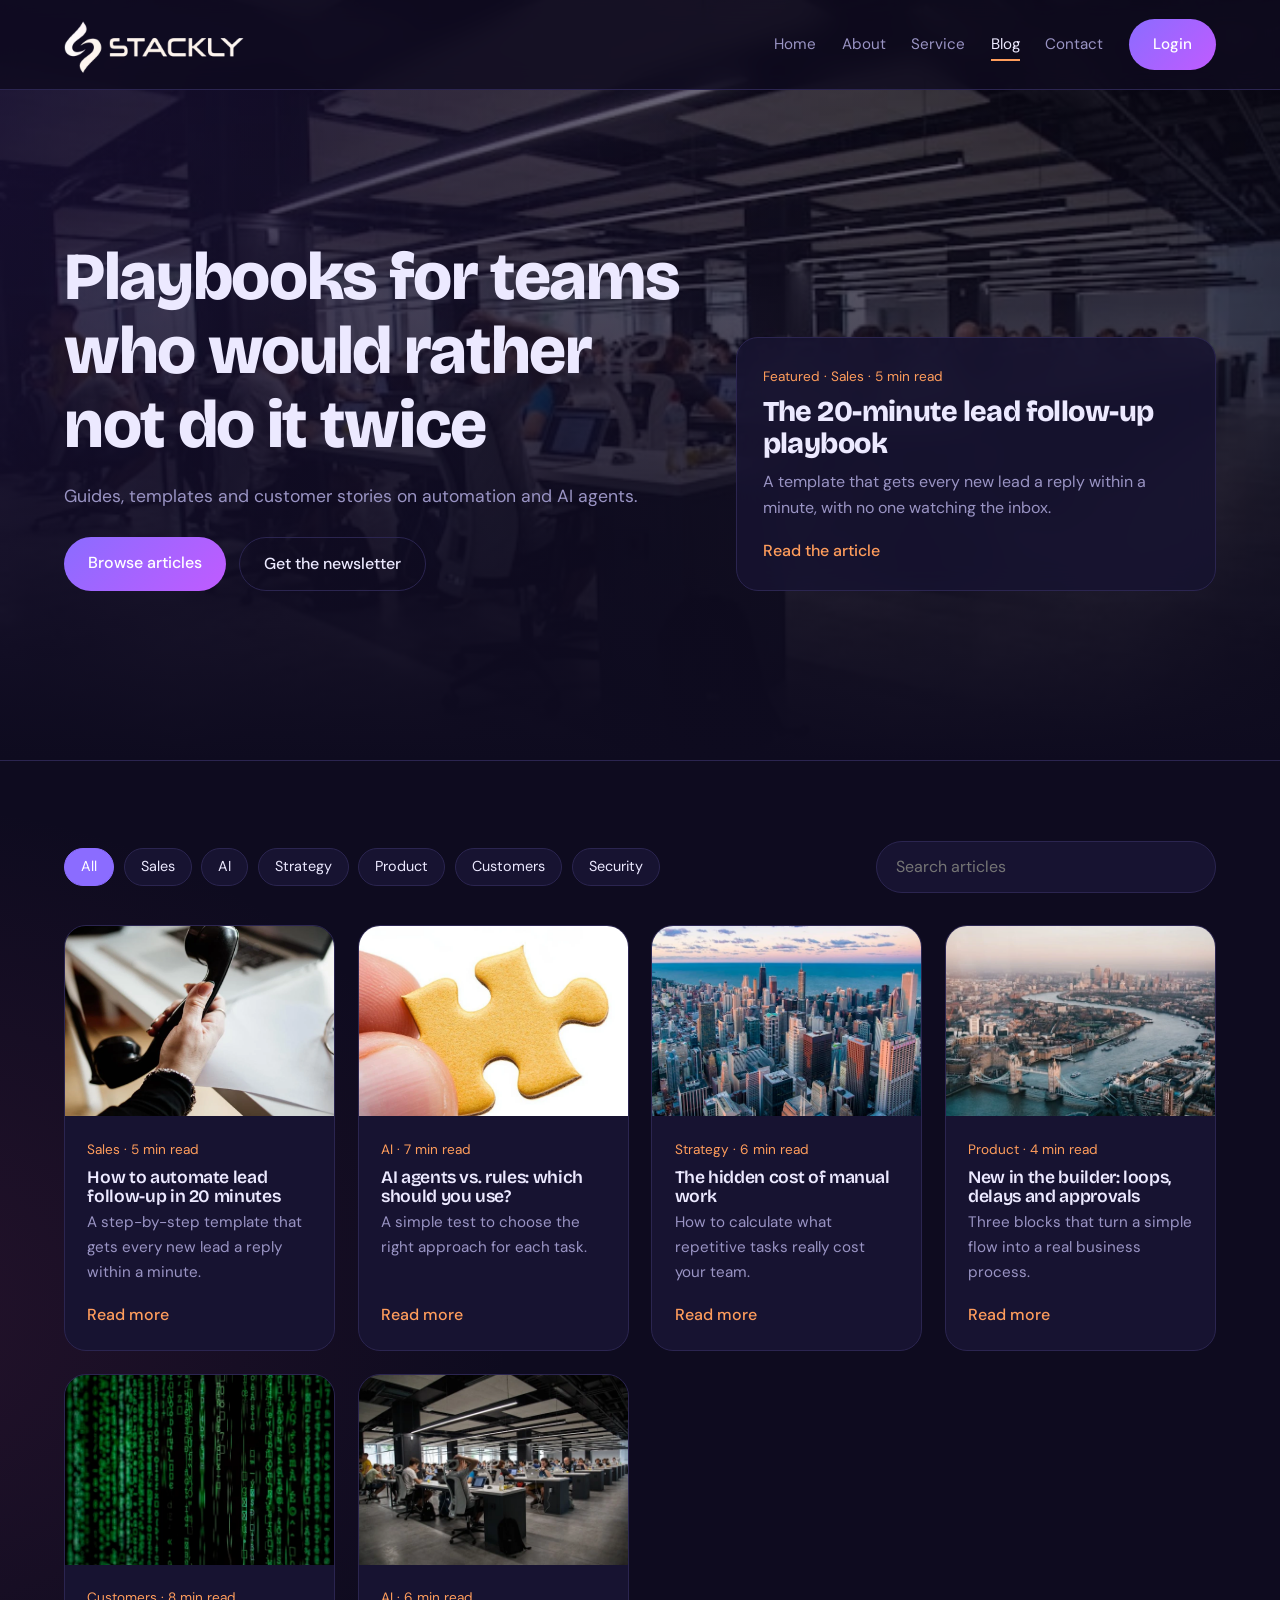
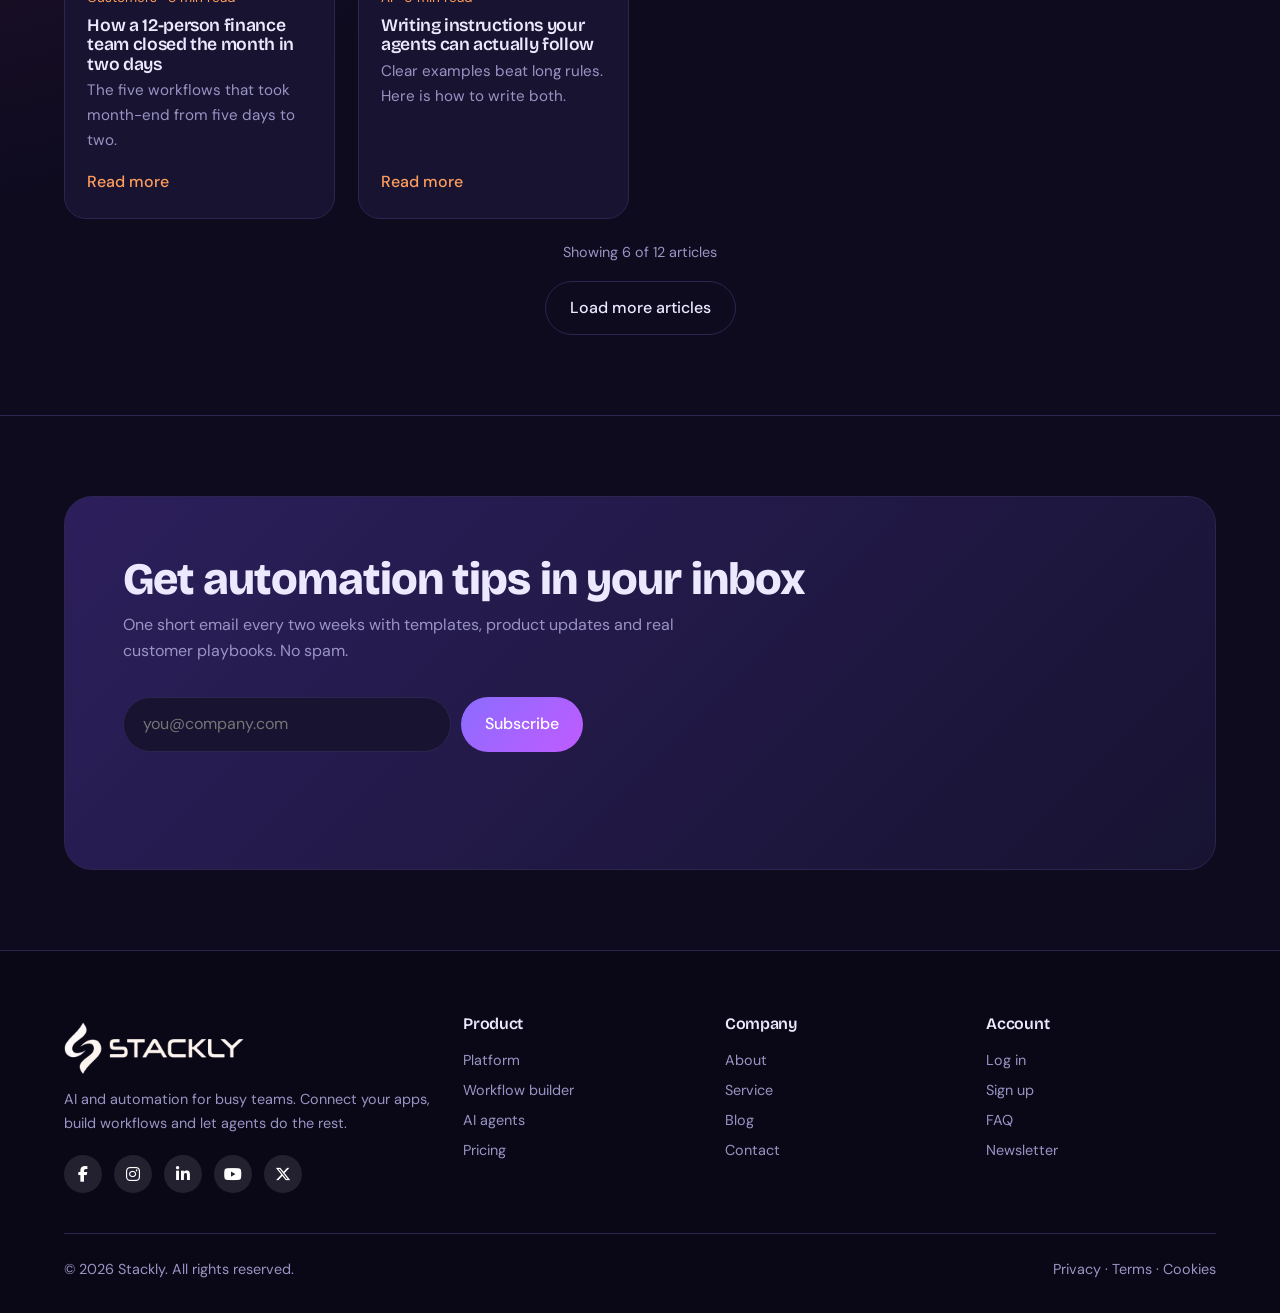
<file: blog.html>
<!DOCTYPE html>
<html lang="en">

<head>
  <meta charset="UTF-8">
  <meta name="viewport" content="width=device-width, initial-scale=1">
  <title>Blog | Stackly</title>
  <meta name="description"
    content="Guides and playbooks on automation and AI agents from the Stackly team and our customers.">
  <link rel="preconnect" href="https://fonts.googleapis.com">
  <link rel="preconnect" href="https://fonts.gstatic.com" crossorigin>
  <link
    href="https://fonts.googleapis.com/css2?family=Bricolage+Grotesque:wght@600;800&family=DM+Sans:wght@400;500&display=swap"
    rel="stylesheet">
  <link rel="stylesheet" href="https://cdnjs.cloudflare.com/ajax/libs/font-awesome/6.5.2/css/all.min.css"
    crossorigin="anonymous" referrerpolicy="no-referrer">
  <link rel="stylesheet" href="./pages.css">
  <script>document.documentElement.classList.add('js')</script>
  <script src="./pages.js" defer></script>
</head>

<body data-page="blog">
  <a class="skip" href="./404.html">Skip to content</a>
  <div id="pg"></div>
  <header>
    <a class="logo" href="./index.html" style="display:flex;padding:0"><img src="./logo/Untitled design-compressed (1).webp" alt=""></a>
    <button id="mb" aria-label="Menu" aria-expanded="false" aria-controls="nav"><i
        class="fa-solid fa-bars"></i></button>
    <nav id="nav"><a data-p="home" href="./index.html">Home</a><a data-p="about" href="./about.html">About</a><a
        data-p="service" href="./service.html">Service</a><a data-p="blog" href="./blog.html">Blog</a><a
        data-p="contact" href="./contact.html">Contact</a><a class="btn" data-p="login" href="./login.html">Login</a>
    </nav>
  </header>

  <main id="main">
    <!-- HERO: full-bleed photo with slow zoom and a featured article -->
    <section class="hero bh">
      <img src="./images2/image8-compressed.webp"
        alt="A notebook and laptop on a desk, ready for writing" width="1600" height="900" fetchpriority="high">
      <div class="wrap">
        <div class="tx">
          <h1>Playbooks for teams who would rather not do it twice</h1>
          <p class="lead">Guides, templates and customer stories on automation and AI agents.</p>
          <div class="btns"><a class="btn" href="#browse">Browse articles</a><a class="btn o" href="#subscribe">Get the
              newsletter</a></div>
        </div>
        <article class="feat">
          <small>Featured · Sales · 5 min read</small>
          <h2>The 20-minute lead follow-up playbook</h2>
          <p>A template that gets every new lead a reply within a minute, with no one watching the inbox.</p>
          <a class="more" href="./404.html">Read the article</a>
        </article>
      </div>
    </section>

    <!-- BROWSE -->
    <section class="sec rv" id="browse">
      <div class="wrap">
        <div class="bar rw">
          <div class="chips" id="cats" role="group" aria-label="Filter by topic"></div>
          <div class="sf"><label class="sr" for="q">Search articles</label><input id="q" type="search"
              placeholder="Search articles" autocomplete="off"></div>
        </div>
        <div class="grid" id="posts"></div>
        <div id="empty" class="pn" hidden style="text-align:center">
          <h3>No articles match your search</h3>
          <p style="margin:.4rem auto 1rem">Try a different word, or clear the filters to see everything.</p>
          <button type="button" class="btn o" id="clear">Clear filters</button>
        </div>
        <p class="cnt" id="cnt" aria-live="polite" style="max-width:none"></p>
        <div class="more-w"><button type="button" class="btn o" id="more">Load more articles</button></div>
      </div>
    </section>

    <!-- NEWSLETTER -->
    <section class="sec rv" id="subscribe">
      <div class="wrap">
        <div class="band rw">
          <div>
            <h2>Get automation tips in your inbox</h2>
            <p>One short email every two weeks with templates, product updates and real customer playbooks. No spam.</p>
          </div>
          <div style="flex:1 1 340px;max-width:460px">
            <form class="nl" data-form data-msg="Thanks! Check your inbox to confirm." data-busy="Subscribing…"
              style="margin-top:0">
              <input id="nle" name="email" type="email" data-v="required email" placeholder="you@company.com"
                aria-label="Email address" autocomplete="email">
              <button class="btn" type="submit">Subscribe</button>
            </form>
            <span class="err" id="nle-e" aria-live="polite"></span>
            <span class="fmsg" aria-live="polite"></span>
          </div>
        </div>
      </div>
    </section>
  </main>

   <footer>
  <div class="fg">

    <div>
      <a class="logo" href="./index.html" style="display:flex;padding:0">
        <img src="./logo/Untitled design-compressed (1).webp" alt="Stackly">
      </a>

      <p style="margin-top:.8rem">
        AI and automation for busy teams. Connect your apps, build workflows and let agents
        do the rest.
      </p>

      <!-- Social Media -->
      <div class="social-links">
        <a href="./404.html" aria-label="Facebook" target="_blank">
          <i class="fa-brands fa-facebook-f"></i>
        </a>

        <a href="./404.html" aria-label="Instagram" target="_blank">
          <i class="fa-brands fa-instagram"></i>
        </a>

        <a href="./404.html" aria-label="LinkedIn" target="_blank">
          <i class="fa-brands fa-linkedin-in"></i>
        </a>

        <a href="./404.html" aria-label="YouTube" target="_blank">
          <i class="fa-brands fa-youtube"></i>
        </a>

        <a href="./404.html" aria-label="X" target="_blank">
          <i class="fa-brands fa-x-twitter"></i>
        </a>
      </div>
    </div>

    <div>
      <h3>Product</h3>
      <a href="./index.html#platform">Platform</a>
      <a href="./index.html#builder">Workflow builder</a>
      <a href="./index.html#agents">AI agents</a>
      <a href="./index.html#pricing">Pricing</a>
    </div>

    <div>
      <h3>Company</h3>
      <a href="./about.html">About</a>
      <a href="./service.html">Service</a>
      <a href="./blog.html">Blog</a>
      <a href="./contact.html">Contact</a>
    </div>

    <div>
      <h3>Account</h3>
      <a href="./login.html">Log in</a>
      <a href="./signup.html">Sign up</a>
      <a href="./index.html#faq">FAQ</a>
      <a href="./index.html#news">Newsletter</a>
    </div>

  </div>

  <div class="bt">
    <span>© <span data-y>2026</span> Stackly. All rights reserved.</span>
    <span><a href="./404.html">Privacy</a> · <a href="./404.html">Terms</a> · <a href="./404.html">Cookies</a></span>
  </div>
</footer>
  <a id="top" href="./404.html" aria-label="Back to top"><i class="fa-solid fa-arrow-up"></i></a>

</html>
</file>
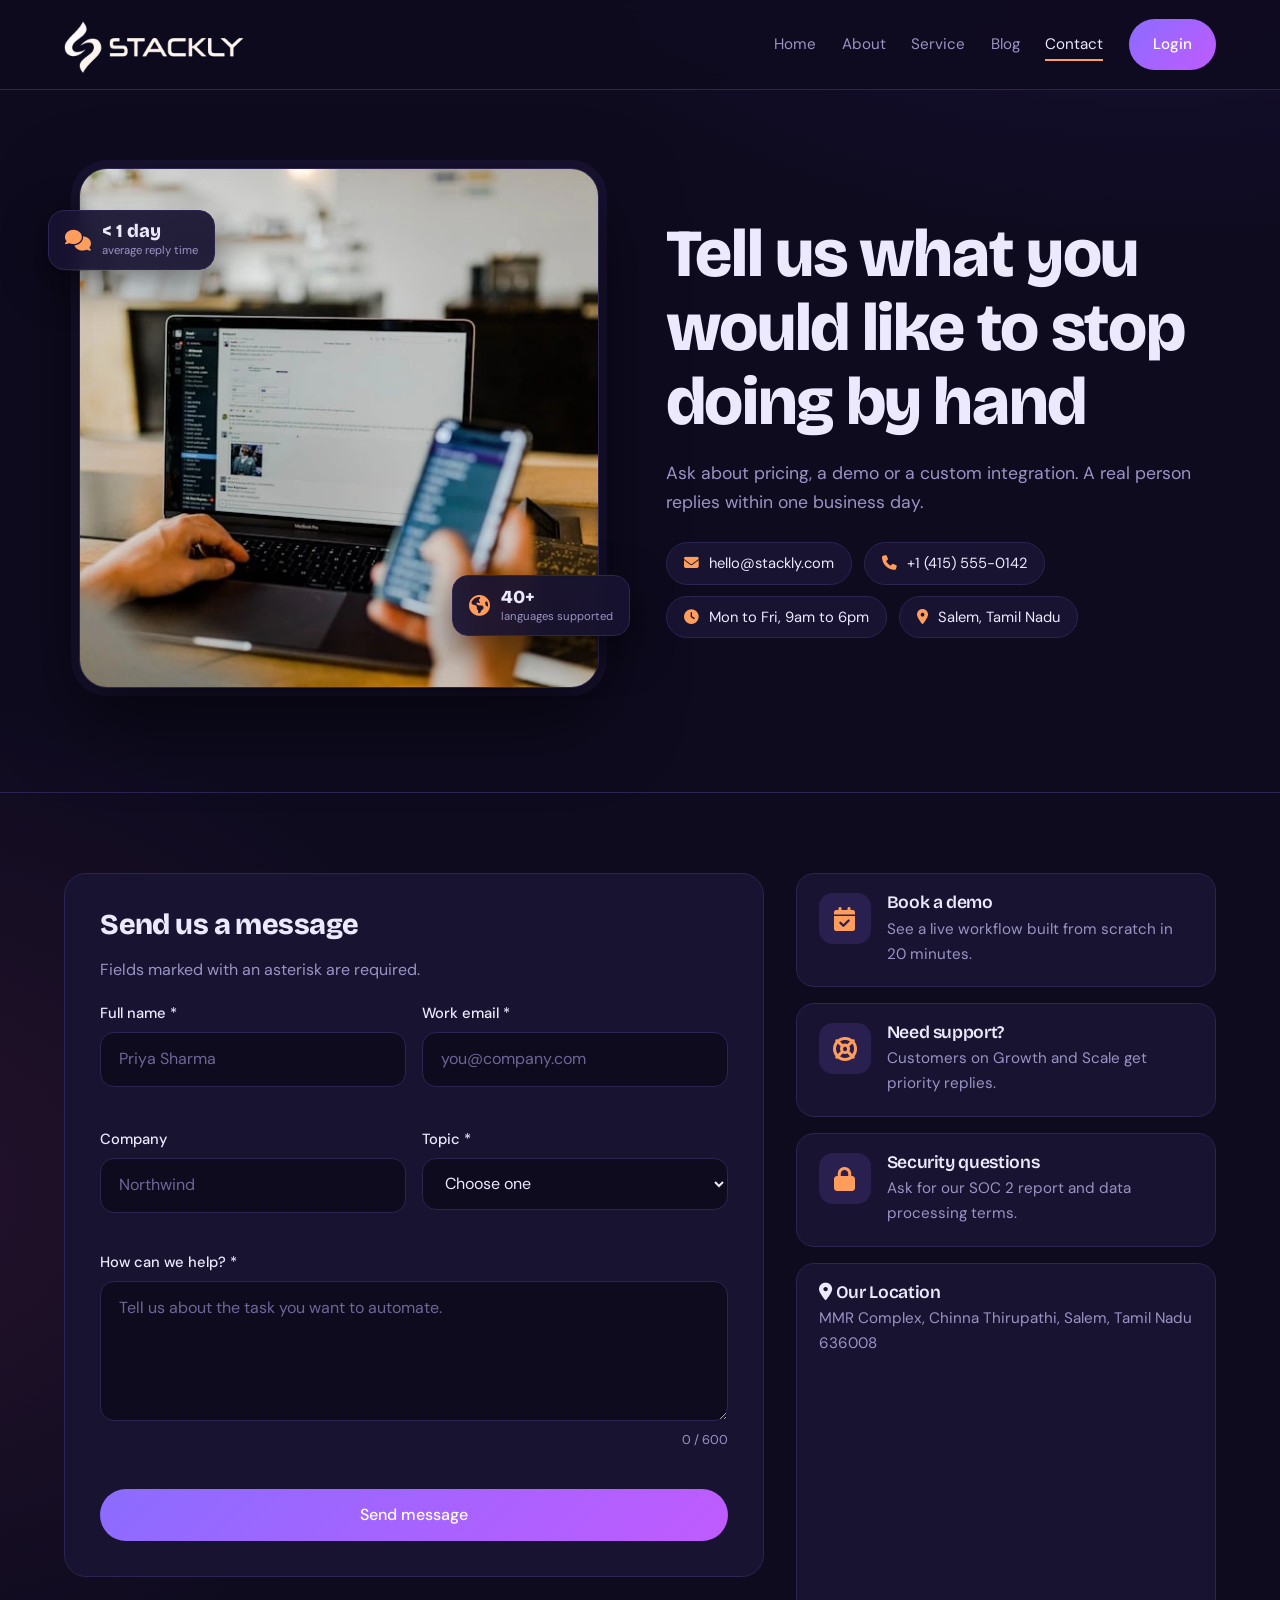
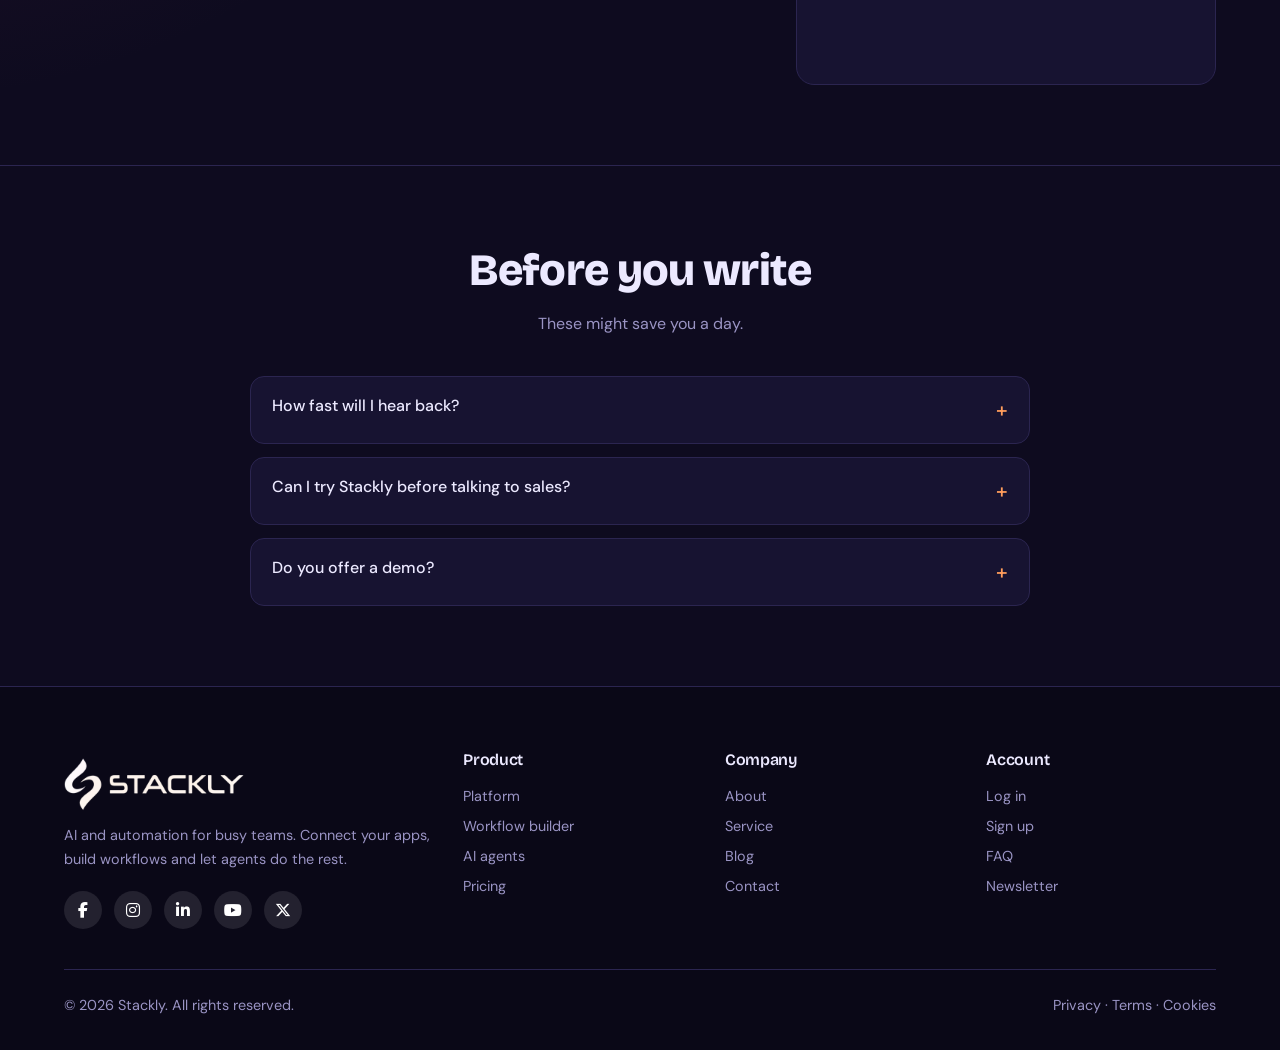
<file: contact.html>
<!DOCTYPE html>
<html lang="en">

<head>
  <meta charset="UTF-8">
  <meta name="viewport" content="width=device-width, initial-scale=1">
  <title>Contact | Stackly</title>
  <meta name="description"
    content="Ask about pricing, a demo or a custom integration. A real person replies within one business day.">
  <link rel="preconnect" href="https://fonts.googleapis.com">
  <link rel="preconnect" href="https://fonts.gstatic.com" crossorigin>
  <link
    href="https://fonts.googleapis.com/css2?family=Bricolage+Grotesque:wght@600;800&family=DM+Sans:wght@400;500&display=swap"
    rel="stylesheet">
  <link rel="stylesheet" href="https://cdnjs.cloudflare.com/ajax/libs/font-awesome/6.5.2/css/all.min.css"
    crossorigin="anonymous" referrerpolicy="no-referrer">
  <link rel="stylesheet" href="./pages.css">
  <script>document.documentElement.classList.add('js')</script>
  <script src="./pages.js" defer></script>
</head>

<body data-page="contact">
  <a class="skip" href="#main">Skip to content</a>
  <div id="pg"></div>
  <header>
   <a class="logo" href="./index.html" style="display:flex;padding:0"><img src="./logo/Untitled design-compressed (1).webp" alt=""></a>
    <button id="mb" aria-label="Menu" aria-expanded="false" aria-controls="nav"><i
        class="fa-solid fa-bars"></i></button>
    <nav id="nav"><a data-p="home" href="./index.html">Home</a><a data-p="about" href="./about.html">About</a><a
        data-p="service" href="./service.html">Service</a><a data-p="blog" href="./blog.html">Blog</a><a
        data-p="contact" href="./contact.html">Contact</a><a class="btn" data-p="login" href="./login.html">Login</a>
    </nav>
  </header>

  <main id="main">
    <!-- HERO: image on the left, quick contact links -->
    <section class="hero ph flip">
      <div class="tx">
        <h1>Tell us what you would like to stop doing by hand</h1>
        <p class="lead">Ask about pricing, a demo or a custom integration. A real person replies within one business
          day.</p>
        <div class="quick">
          <a href="mailto:hello@stackly.com"><i class="fa-solid fa-envelope"
              aria-hidden="true"></i>hello@stackly.com</a>
          <a href="tel:+14155550142"><i class="fa-solid fa-phone" aria-hidden="true"></i>+1 (415) 555-0142</a>
          <span><i class="fa-solid fa-clock" aria-hidden="true"></i>Mon to Fri, 9am to 6pm</span>
          <span><i class="fa-solid fa-location-dot" aria-hidden="true"></i>Salem, Tamil Nadu</span>
        </div>
      </div>
      <div class="art">
        <img src="images/image3-compressed.webp"
          alt="A friendly support specialist wearing a headset" width="800" height="800" fetchpriority="high"
          data-fb="contact-hero">
        <div class="fb p1"><i class="fa-solid fa-comments" aria-hidden="true"></i>
          <div><b>&lt; 1 day</b><small>average reply time</small></div>
        </div>
        <div class="fb p2"><i class="fa-solid fa-earth-americas" aria-hidden="true"></i>
          <div><b>40+</b><small>languages supported</small></div>
        </div>
      </div>
    </section>

    <!-- FORM + INFO -->
    <section class="sec rv" id="form">
      <div class="wrap cg">
        <div class="pn rw">
          <div id="ok" class="done" tabindex="-1" hidden>
            <i class="fa-solid fa-circle-check ck" aria-hidden="true"></i>
            <h2>Message sent</h2>
            <p>Thanks! We will reply to <b data-echo="email"></b> within one business day.</p>
            <div class="btns"><a class="btn" href="./blog.html">Read the blog</a><a class="btn o"
                href="./index.html">Back to home</a></div>
          </div>
          <form data-form data-done="#ok" data-busy="Sending…" id="cf">
            <h2 style="font-size:1.8rem">Send us a message</h2>
            <p>Fields marked with an asterisk are required.</p>
            <div class="r2">
              <div class="fld"><label for="cn">Full name *</label><input id="cn" name="name" data-v="required name"
                  autocomplete="name" placeholder="Priya Sharma"><span class="err" id="cn-e" aria-live="polite"></span>
              </div>
              <div class="fld"><label for="ce">Work email *</label><input id="ce" name="email" type="email"
                  data-v="required email" autocomplete="email" placeholder="you@company.com"><span class="err" id="ce-e"
                  aria-live="polite"></span></div>
            </div>
            <div class="r2">
              <div class="fld"><label for="cc">Company</label><input id="cc" name="company" autocomplete="organization"
                  placeholder="Northwind"></div>
              <div class="fld"><label for="ct">Topic *</label>
                <select id="ct" name="topic" data-v="required">
                  <option value="">Choose one</option>
                  <option>Pricing and plans</option>
                  <option>Book a demo</option>
                  <option>Custom integration</option>
                  <option>Support</option>
                  <option>Something else</option>
                </select>
                <span class="err" id="ct-e" aria-live="polite"></span>
              </div>
            </div>
            <div class="fld"><label for="cm">How can we help? *</label><textarea id="cm" name="message" maxlength="600"
                data-v="required min" data-min="10" data-count="cm-c"
                placeholder="Tell us about the task you want to automate."></textarea><span class="cc" id="cm-c">0 /
                600</span><span class="err" id="cm-e" aria-live="polite"></span></div>
            <button class="btn blk" type="submit" style="margin-top:1rem">Send message</button>
          </form>
        </div>
        <div class="info">
          <div class="card rw">
            <div class="ic" aria-hidden="true"><i class="fa-solid fa-calendar-check"></i></div>
            <div>
              <h3>Book a demo</h3>
              <p>See a live workflow built from scratch in 20 minutes.</p>
            </div>
          </div>
          <div class="card rw">
            <div class="ic" aria-hidden="true"><i class="fa-solid fa-life-ring"></i></div>
            <div>
              <h3>Need support?</h3>
              <p>Customers on Growth and Scale get priority replies.</p>
            </div>
          </div>
          <div class="card rw">
            <div class="ic" aria-hidden="true"><i class="fa-solid fa-lock"></i></div>
            <div>
              <h3>Security questions</h3>
              <p>Ask for our SOC 2 report and data processing terms.</p>
            </div>
          </div>
          <div class="card rw">
            
            <div>
                
              <h3> <i class="fa-solid fa-location-dot"></i> Our Location</h3>
              <p>MMR Complex, Chinna Thirupathi, Salem, Tamil Nadu 636008</p>
              
              <iframe
              src="https://www.google.com/maps?q=Stackly,+MMR+Complex,+Chinna+Thirupathi,+Salem,+Tamil+Nadu+636008&output=embed"
              width="100%"
              height="300"
              style="border:0; border-radius:12px;"
              allowfullscreen=""
              loading="lazy"
              referrerpolicy="no-referrer-when-downgrade">
            </iframe>
  </div>
</div>
        </div>
      </div>
    </section>

  
    <!-- FAQ -->
    <section class="sec rv" id="faq">
      <div class="wrap">
        <div class="sh c">
          <h2>Before you write</h2>
          <p>These might save you a day.</p>
        </div>
        <div class="fq rw">
          <details>
            <summary>How fast will I hear back?</summary>
            <p>Within one business day. Customers on Growth and Scale get priority replies.</p>
          </details>
          <details>
            <summary>Can I try Stackly before talking to sales?</summary>
            <p>Yes. The Starter plan is free forever and needs no credit card. <a class="lnk"
                href="./signup.html">Create an account</a>.</p>
          </details>
          <details>
            <summary>Do you offer a demo?</summary>
            <p>Choose "Book a demo" in the form above and we will send a few times that work.</p>
          </details>
        </div>
      </div>
    </section>
  </main>

  <footer>
  <div class="fg">

    <div>
      <a class="logo" href="./index.html" style="display:flex;padding:0">
        <img src="./logo/Untitled design-compressed (1).webp" alt="Stackly">
      </a>

      <p style="margin-top:.8rem">
        AI and automation for busy teams. Connect your apps, build workflows and let agents
        do the rest.
      </p>

      <!-- Social Media -->
      <div class="social-links">
        <a href="./404.html" aria-label="Facebook" target="_blank">
          <i class="fa-brands fa-facebook-f"></i>
        </a>

        <a href="./404.html" aria-label="Instagram" target="_blank">
          <i class="fa-brands fa-instagram"></i>
        </a>

        <a href="./404.html" aria-label="LinkedIn" target="_blank">
          <i class="fa-brands fa-linkedin-in"></i>
        </a>

        <a href="./404.html" aria-label="YouTube" target="_blank">
          <i class="fa-brands fa-youtube"></i>
        </a>

        <a href="./404.html" aria-label="X" target="_blank">
          <i class="fa-brands fa-x-twitter"></i>
        </a>
      </div>
    </div>

    <div>
      <h3>Product</h3>
      <a href="./index.html#platform">Platform</a>
      <a href="./index.html#builder">Workflow builder</a>
      <a href="./index.html#agents">AI agents</a>
      <a href="./index.html#pricing">Pricing</a>
    </div>

    <div>
      <h3>Company</h3>
      <a href="./about.html">About</a>
      <a href="./service.html">Service</a>
      <a href="./blog.html">Blog</a>
      <a href="./contact.html">Contact</a>
    </div>

    <div>
      <h3>Account</h3>
      <a href="./login.html">Log in</a>
      <a href="./signup.html">Sign up</a>
      <a href="./index.html#faq">FAQ</a>
      <a href="./index.html#news">Newsletter</a>
    </div>

  </div>

  <div class="bt">
    <span>© <span data-y>2026</span> Stackly. All rights reserved.</span>
    <span><a href="./404.html">Privacy</a> · <a href="./404.html">Terms</a> · <a href="./404.html">Cookies</a></span>
  </div>
</footer>
  <a id="top" href="./404.html" aria-label="Back to top"><i class="fa-solid fa-arrow-up"></i></a>
</body>

</html>
</file>
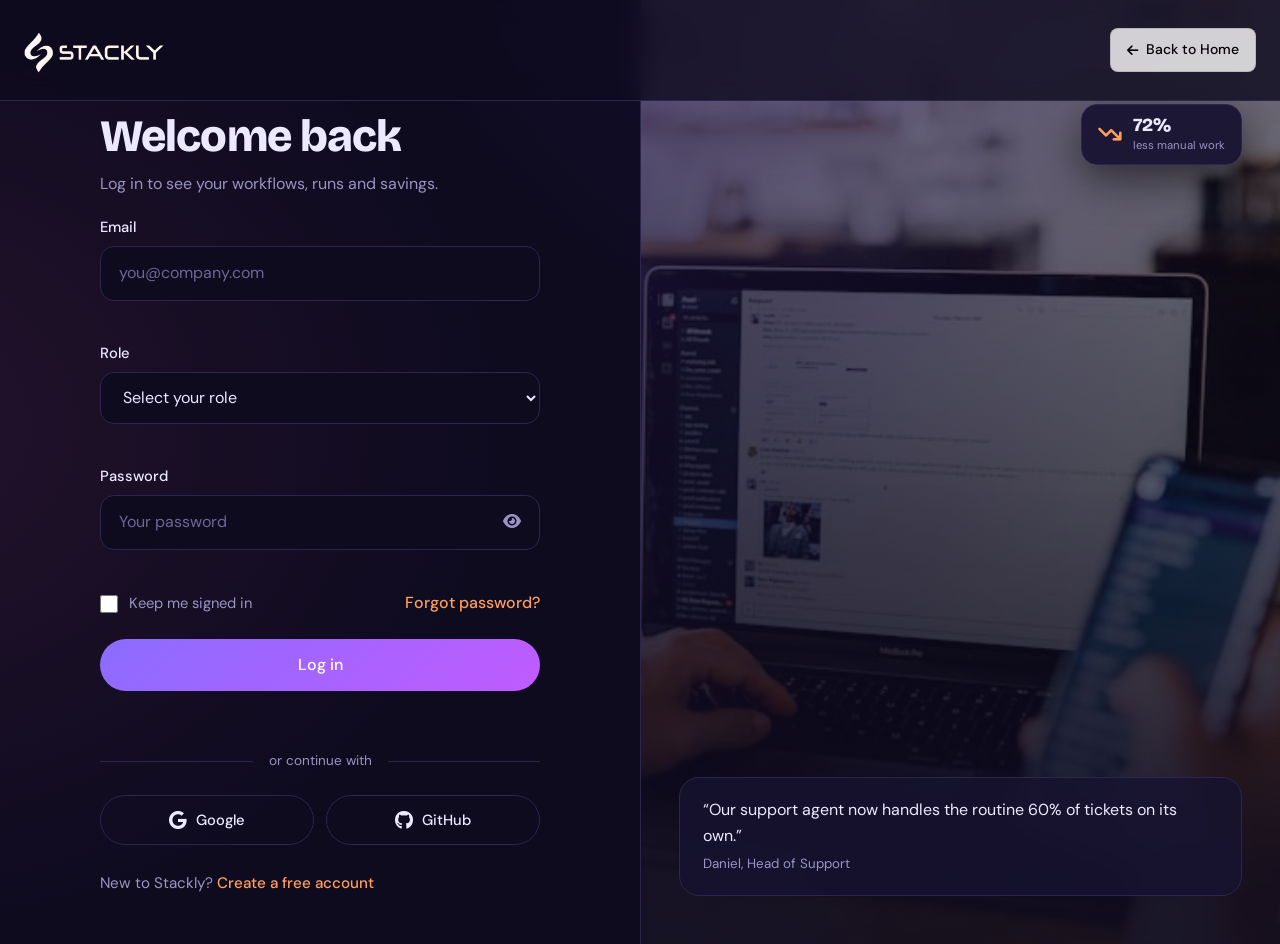
<file: login.html>
<!DOCTYPE html>
<html lang="en">

<head>
  <meta charset="UTF-8">
  <meta name="viewport" content="width=device-width, initial-scale=1">
  <title>Log in | Stackly</title>
  <meta name="description" content="Log in to your Stackly workspace.">
  <link rel="preconnect" href="https://fonts.googleapis.com">
  <link rel="preconnect" href="https://fonts.gstatic.com" crossorigin>
  <link
    href="https://fonts.googleapis.com/css2?family=Bricolage+Grotesque:wght@600;800&family=DM+Sans:wght@400;500&display=swap"
    rel="stylesheet">
  <link rel="stylesheet" href="https://cdnjs.cloudflare.com/ajax/libs/font-awesome/6.5.2/css/all.min.css"
    crossorigin="anonymous" referrerpolicy="no-referrer">
  <link rel="stylesheet" href="./pages.css">
  <style>
    /* Page top navigation */
.auth-topbar {
  position: absolute;
  top: 0;
  left: 0;
  width: 100%;
  padding: 1.25rem 1.5rem;
  display: flex;
  align-items: center;
  justify-content: space-between;
  z-index: 20;
}

.auth-logo {
  display: inline-flex;
  align-items: center;
  text-decoration: none;
  width: 140px;
  height: 60px;
}

.auth-logo img {
  width: 100%;
  height: 60px;
  object-fit:cover;
  display: block;
}
.auth-back a{
  color: #0000;
}
.auth-back {
  color: #0000;
  display: inline-flex;
  align-items: center;
  gap: 8px;
  padding: 9px 16px;
  border: 1px solid rgba(0, 0, 0, 0.12);
  border-radius: 8px;
  text-decoration: none;
  background: rgba(255, 255, 255, 0.8);
  font-size: 14px;
  font-weight: 500;
  transition: all 0.25s ease;
}

.auth-back:hover {
  transform: translateY(-2px);
  background: #fff;
}

.auth-back i {
  font-size: 13px;
  color: #000;
}

/* Mobile */
@media (max-width: 700px) {
  .auth-topbar {
    padding: 1rem;
  }

  .auth-logo img {
    width: 115px;
  }

  .auth-back {
    padding: 8px 12px;
    font-size: 13px;
  }
}
  </style>
 
</head>

<body data-page="login">
  <header class="auth-topbar">
  <a class="auth-logo" href="./index.html" aria-label="Stackly Home">
    <img src="./logo/Untitled design-compressed (1).webp" alt="Stackly">
  </a>

  <a class="auth-back" href="./index.html" style="color:black">
    <i class="fa-solid fa-arrow-left" aria-hidden="true"></i>
    Back to Home
  </a>
</header>
  <main id="main" class="au hero">
    <!-- FORM -->
    <section class="fp">
      <div class="fbox">
        <h1>Welcome back</h1>
        <p class="lead" style="font-size:1rem;margin-top:.6rem">Log in to see your workflows, runs and savings.</p>

        <form id="loginform" data-validate novalidate>
          <div class="fld">
            <label for="le">Email</label>
            <input id="le" name="email" type="email" data-v="required email" autocomplete="email"
              placeholder="you@company.com">
            <span class="err" id="le-e" aria-live="polite"></span>
          </div>
          <div class="fld">
            <label for="role">Role</label>
            <select id="role" name="role" data-v="required">
              <option value="">Select your role</option>
              <option value="admin">Admin</option>
              <option value="user">User</option>
            </select>
            <span class="err" id="role-e" aria-live="polite"></span>
          </div>
          <div class="fld"><label for="lp">Password</label>
            <div class="pw"><input id="lp" name="password" type="password" data-v="required"
                autocomplete="current-password" placeholder="Your password"><button type="button" data-pw="lp"
                aria-pressed="false" aria-label="Show password"><i class="fa-solid fa-eye"></i></button></div>
            <span class="err" id="lp-e" aria-live="polite"></span>
          </div>
          <div class="row-b">
            <label class="ck-row"><input type="checkbox" name="remember" id="rememberme"> Keep me signed in</label>
            <a class="lnk" href="mailto:hello@stackly.com?subject=Password%20reset">Forgot password?</a>
          </div>
          <button class="btn blk" type="submit" style="margin-top:1.4rem">Log in</button>
        </form>

        <span class="fmsg" aria-live="polite"></span>

        <div class="or">or continue with</div>
        <div class="soc">
          <button class="btn o social" type="button"><i class="fa-brands fa-google" aria-hidden="true"></i> Google</button>
          <button class="btn o social" type="button"><i class="fa-brands fa-github" aria-hidden="true"></i> GitHub</button>
        </div>
        <p class="sw">New to Stackly? <a class="lnk" href="./signup.html">Create a free account</a></p>
      </div>
    </section>

    <!-- IMAGE PANEL -->
    <aside class="ip">
      <img src="images/image3-compressed.webp"
        alt="A bright workspace with a laptop showing a workflow dashboard" width="900" height="1200"
        fetchpriority="high" data-fb="login-hero">
      <div class="fb"><i class="fa-solid fa-arrow-trend-down" aria-hidden="true"></i>
        <div><b>72%</b><small>less manual work</small></div>
      </div>
      <div class="ov">
        <figure class="glass">
          <p>“Our support agent now handles the routine 60% of tickets on its own.”</p>
          <small>Daniel, Head of Support</small>
        </figure>
      </div>
    </aside>
  </main>
 <script>
  
  const loginForm = document.getElementById("loginform");

  if (loginForm) {

    loginForm.addEventListener("submit", function (e) {

      e.preventDefault();

      // Get values
      const emailValue = document.getElementById("le").value.trim();
      const roleValue = document.getElementById("role").value;
      const passwordValue = document.getElementById("lp").value;
      const remember = document.getElementById("rememberme").checked;

      // Error elements
      const emailError = document.getElementById("le-e");
      const roleError = document.getElementById("role-e");
      const passwordError = document.getElementById("lp-e");

      // Success message
      const message = loginForm.parentElement.querySelector(".fmsg");

      // Clear old errors
      emailError.textContent = "";
      roleError.textContent = "";
      passwordError.textContent = "";
      message.textContent = "";

      let valid = true;

      // =========================
      // EMAIL VALIDATION
      // =========================

      if (emailValue === "") {

        emailError.textContent = "Email is required";
        valid = false;

      } else if (
        !/^[^\s@]+@[^\s@]+\.(com|in|gov|org|net)$/i.test(emailValue)
      ) {

        emailError.textContent = "Invalid email format";
        valid = false;
      }


      // =========================
      // ROLE VALIDATION
      // =========================

      if (roleValue === "") {

        roleError.textContent = "Role is required";
        valid = false;
      }


      // =========================
      // PASSWORD VALIDATION
      // =========================

      if (passwordValue.trim() === "") {

        passwordError.textContent = "Password is required";
        valid = false;

      } else if (passwordValue.length < 6) {

        passwordError.textContent =
          "Password must be at least 6 characters";

        valid = false;
      }


      // =========================
      // STOP IF INVALID
      // =========================

      if (!valid) {
        return;
      }


      // =========================
      // SAVE LOGIN INFORMATION
      // =========================

      localStorage.setItem("email", emailValue);
      localStorage.setItem("role", roleValue);

      if (remember) {
        localStorage.setItem("remember", "true");
      } else {
        localStorage.removeItem("remember");
      }


      // =========================
      // SUCCESS MESSAGE
      // =========================

      message.textContent = "Login successful! Redirecting...";


      // =========================
      // REDIRECT
      // =========================

      setTimeout(function () {

        if (roleValue === "admin") {

          window.location.href = "admin.html";

        } else if (roleValue === "user") {

          window.location.href = "user.html";
        }

      }, 900);

    });
  }

  const social = document.querySelectorAll(".social");

  social.forEach((btn)=>{
    btn.addEventListener("click",()=>{
      window.location.href = "404.html";
    })
  })
</script>
</body>

</html>
</file>
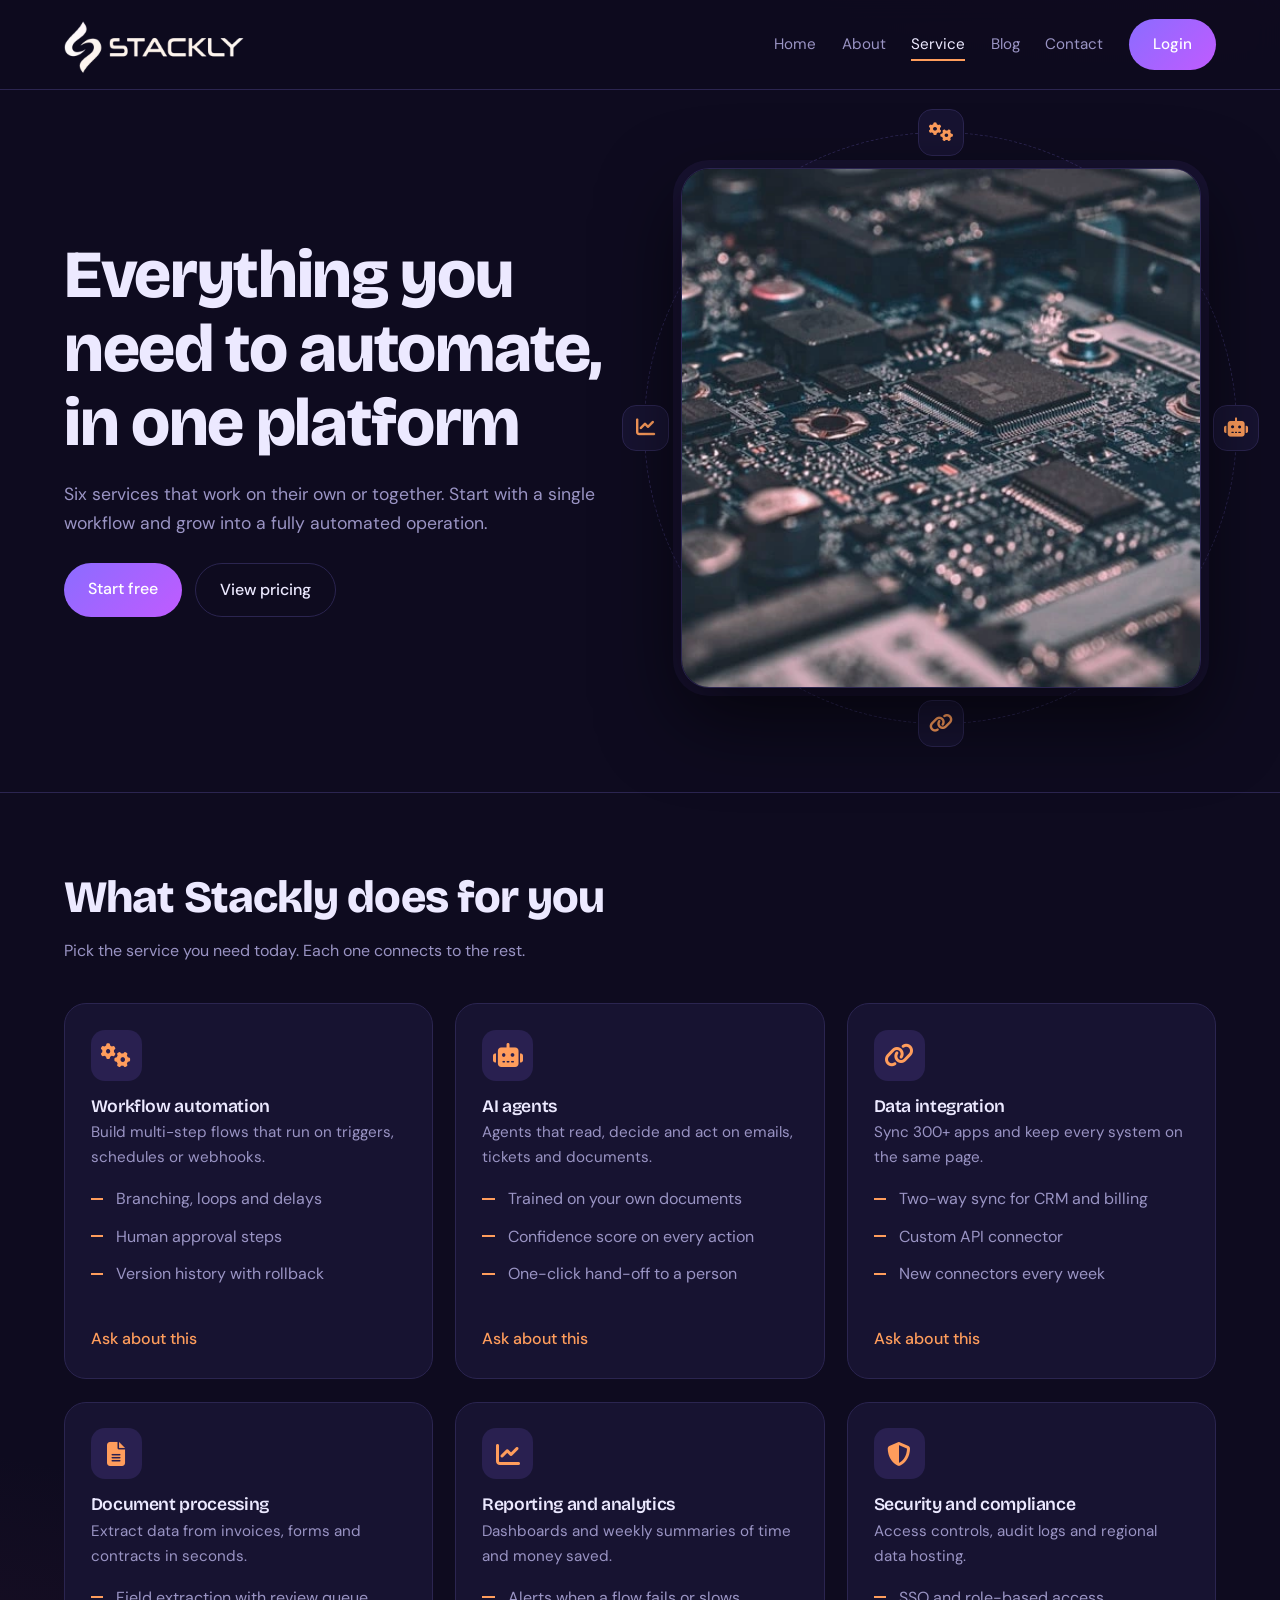
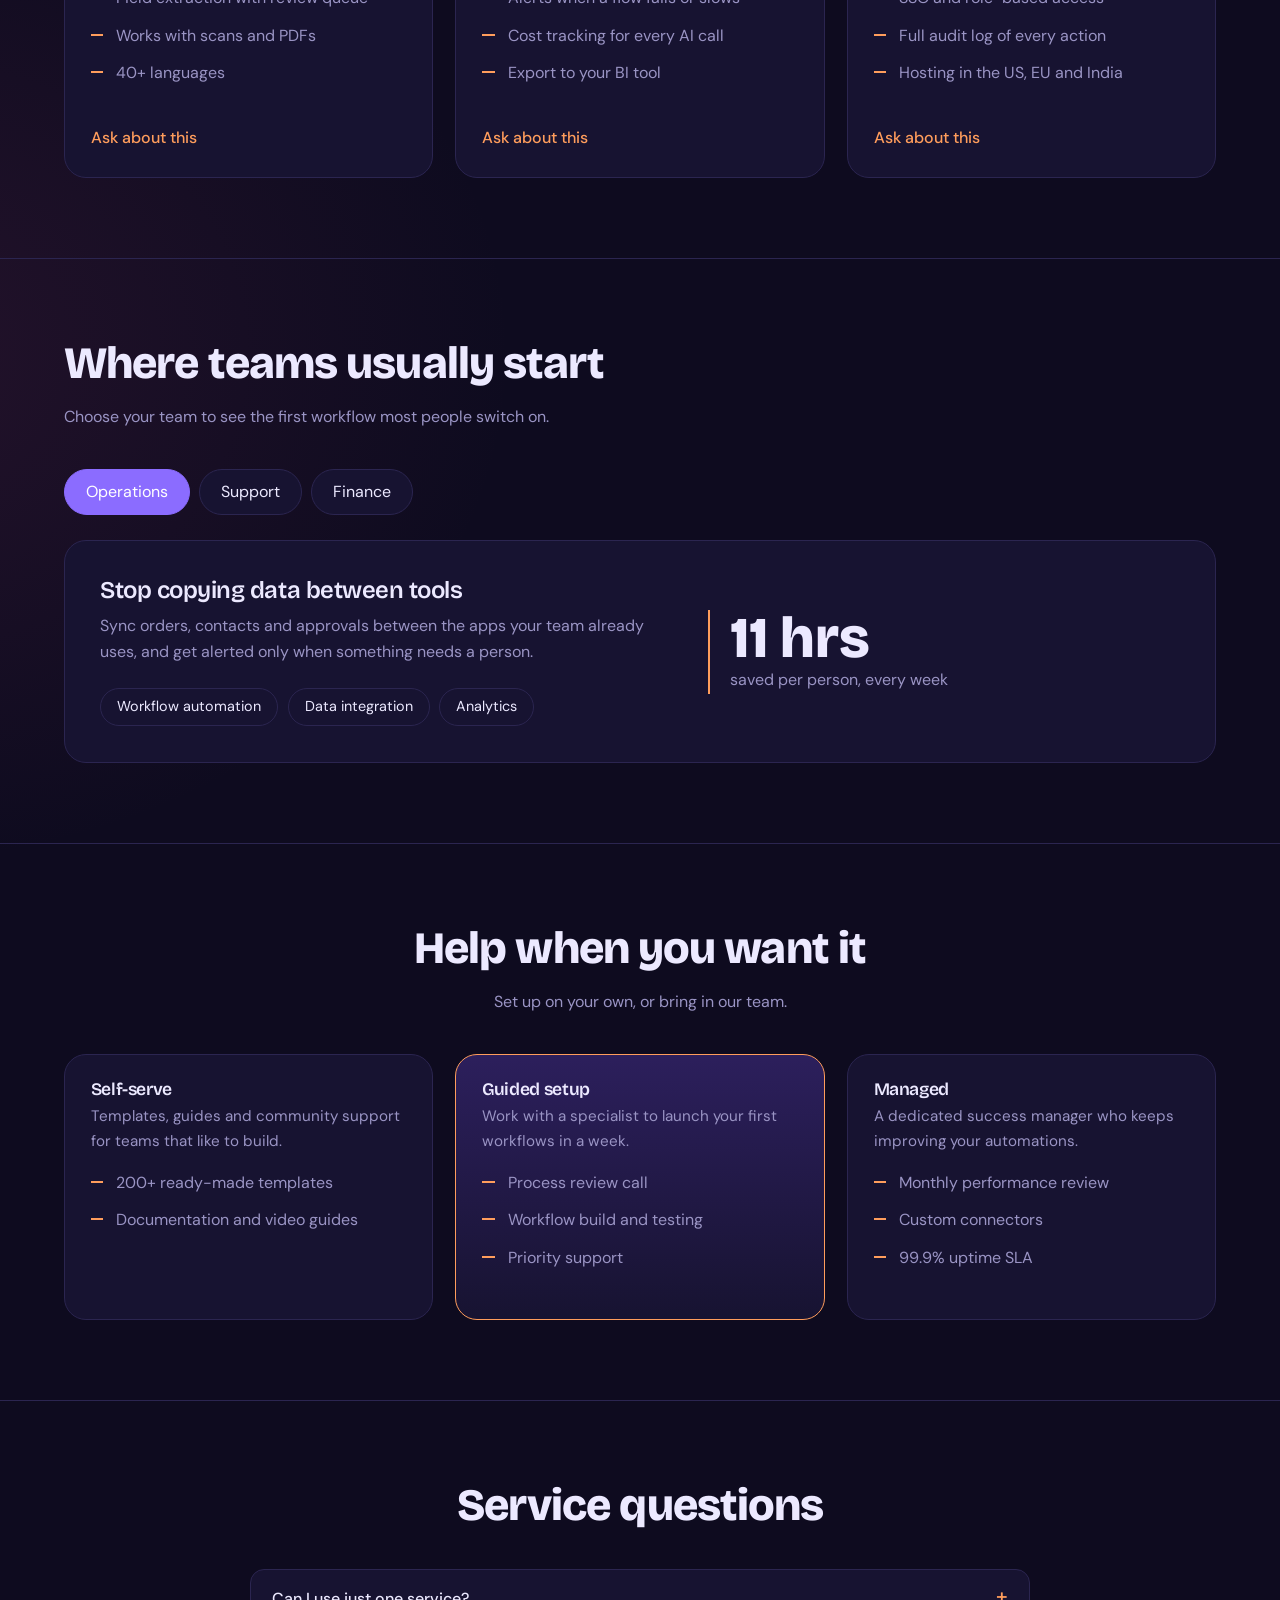
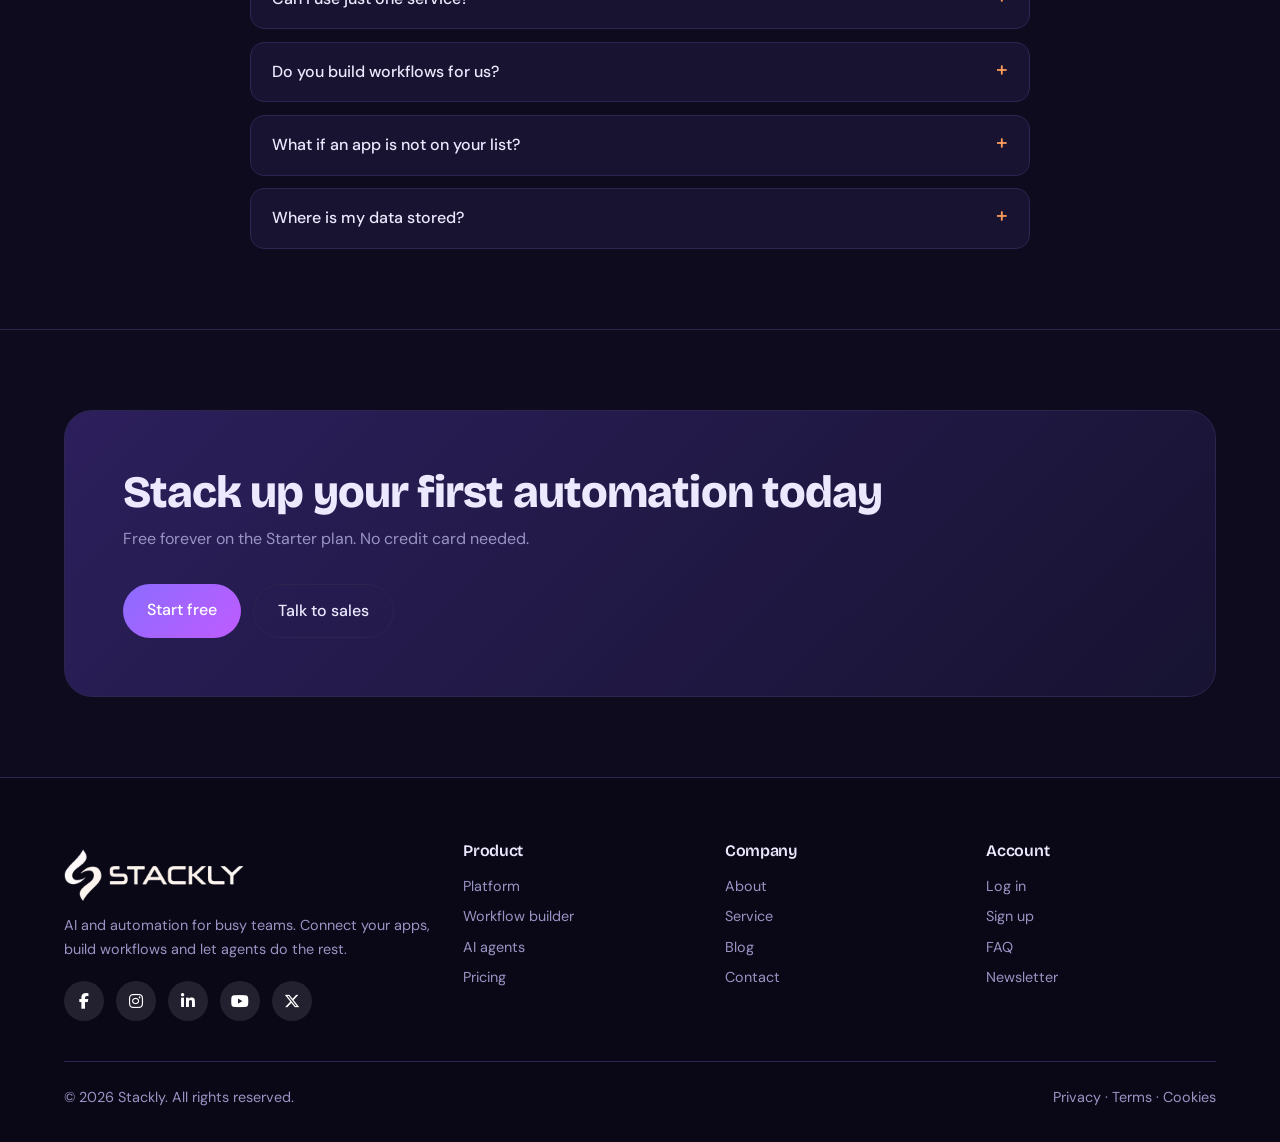
<file: service.html>
<!DOCTYPE html>
<html lang="en">

<head>
  <meta charset="UTF-8">
  <meta name="viewport" content="width=device-width, initial-scale=1">
  <title>Service | Stackly</title>
  <meta name="description"
    content="Workflow automation, AI agents, data integration, document processing, analytics and security in one platform.">
  <link rel="preconnect" href="https://fonts.googleapis.com">
  <link rel="preconnect" href="https://fonts.gstatic.com" crossorigin>
  <link
    href="https://fonts.googleapis.com/css2?family=Bricolage+Grotesque:wght@600;800&family=DM+Sans:wght@400;500&display=swap"
    rel="stylesheet">
  <link rel="stylesheet" href="https://cdnjs.cloudflare.com/ajax/libs/font-awesome/6.5.2/css/all.min.css"
    crossorigin="anonymous" referrerpolicy="no-referrer">
  <link rel="stylesheet" href="./pages.css">
  <script>document.documentElement.classList.add('js')</script>
  <script src="./pages.js" defer></script>
  <style>
 /* =====================================================================
   Stackly — Service page (service.html)
   Self-contained + mobile responsive.
   Breakpoints: 1000px (tablet), 860px (mobile nav/stack), 560px, 400px
   ===================================================================== */

/* ---------- tokens ---------- */
:root{
  --bg:#0e0b1f;--sf:#171331;--ln:#2b2550;--tx:#ece9ff;--mu:#9a94c4;--a:#8b6cff;--b:#ff9d5c;
  --gutter:5vw;
}

/* ---------- reset + base ---------- */
*,*:before,*:after{box-sizing:border-box}
*{margin:0;padding:0}
html{scroll-behavior:smooth;-webkit-text-size-adjust:100%;overflow-x:hidden;max-width:100%}
body{max-width:100%;
  background:var(--bg);color:var(--tx);
  font:400 1rem/1.65 'DM Sans',system-ui,sans-serif;
  overflow-x:hidden;
  background-image:
    radial-gradient(60vw 40vw at 90% -10%,#3a1f7a55,transparent),
    radial-gradient(50vw 40vw at -10% 45%,#7a2f5a33,transparent);
}
h1,h2,h3,.logo{font-family:'Bricolage Grotesque',system-ui,sans-serif;line-height:1.1;letter-spacing:-.02em}
h1{font-size:clamp(2.1rem,5.6vw,4.2rem);font-weight:800}
h2{font-size:clamp(1.65rem,3.6vw,2.8rem);font-weight:800;margin-bottom:1rem}
h3{font-size:1.1rem;font-weight:600;margin-bottom:.25rem}
h1,h2,h3{overflow-wrap:anywhere}
p{color:var(--mu);max-width:56ch}
a{color:inherit;text-decoration:none}
img{max-width:100%;display:block}
[hidden]{display:none!important}
button{font:inherit;color:inherit}
:focus-visible{outline:2px solid var(--b);outline-offset:3px}

.skip{position:absolute;left:1rem;top:-4rem;background:var(--a);color:#fff;padding:.6rem 1rem;border-radius:10px;z-index:40}
.skip:focus{top:1rem}

/* ---------- header + nav ---------- */
header{
  position:fixed;inset:0 0 auto;z-index:20;
  display:flex;align-items:center;justify-content:space-between;
  padding:.9rem var(--gutter);
  background:#0e0b1fcc;-webkit-backdrop-filter:blur(12px);backdrop-filter:blur(12px);
  border-bottom:1px solid var(--ln);
  transition:padding .3s,box-shadow .3s;
}
header.sc{padding:.5rem var(--gutter);box-shadow:0 8px 30px #0008}
.logo{font-size:1.5rem;font-weight:800;display:flex;align-items:center;gap:.5rem;width:180px;height:60px}
.logo img{width:180px;height:60px;object-fit:cover}

#mb{display:none;background:none;border:1px solid var(--ln);color:var(--tx);border-radius:8px;padding:.4rem .7rem;font-size:1.2rem;cursor:pointer;min-width:44px;min-height:44px}

/* scroll progress + back-to-top */
#pg{position:fixed;top:0;left:0;height:3px;width:0;background:linear-gradient(90deg,var(--a),var(--b));z-index:30}
#top{
  position:fixed;right:1.2rem;bottom:1.2rem;width:3rem;height:3rem;border-radius:50%;
  display:grid;place-items:center;background:var(--a);color:#fff;font-size:1.3rem;
  opacity:0;transform:translateY(20px);pointer-events:none;transition:.3s;z-index:20;
}
#top.on{opacity:1;transform:none;pointer-events:auto}
#top:hover{background:var(--b);color:#1a1030}

/* ---------- buttons ---------- */
.btn{
  position:relative;overflow:hidden;display:inline-block;
  padding:.8rem 1.5rem;border-radius:999px;
  background:linear-gradient(135deg,var(--a),#c05bff);color:#fff;
  font-weight:500;border:0;cursor:pointer;text-align:center;
  transition:transform .25s,box-shadow .25s;
}
.btn:hover{transform:translateY(-3px);box-shadow:0 10px 30px #8b6cff55}
.btn:active{transform:scale(.97)}
.btn:after{content:"";position:absolute;top:0;left:-75%;width:50%;height:100%;background:linear-gradient(120deg,transparent,#fff5,transparent);transform:skewX(-20deg)}
.btn:hover:after{left:130%;transition:left .7s}
.btn.o{background:none;border:1px solid var(--ln);color:var(--tx)}
.btn.o:hover{border-color:var(--a);box-shadow:none}
.btns{display:flex;flex-wrap:wrap;gap:.8rem;margin-top:1.6rem}

/* ---------- layout ---------- */
main,.hero,.sec,footer{max-width:100%;overflow-x:clip}   /* nothing can cause sideways scroll */
.ph>*,.tp>*,.grid>*,.fg>*{min-width:0}                    /* let grid children shrink */
p,li,summary,h1,h2,h3,a{overflow-wrap:anywhere}
.wrap{max-width:1300px;margin:auto;padding:0 var(--gutter)}
.sec{padding:5rem 0}
.hero+.sec,.sec+.sec{border-top:1px solid var(--ln)}
.sh{max-width:640px;margin-bottom:2.4rem}
.sh.c{text-align:center;margin-inline:auto}
.sh.c p{margin-inline:auto}
.lead{font-size:1.1rem;margin-top:1.2rem}

/* ---------- hero ---------- */
.ph{
  max-width:1300px;margin:auto;padding:8rem var(--gutter) 4rem;
  display:grid;grid-template-columns:1fr 1fr;gap:4vw;align-items:center;min-height:88vh;
}
.ph .tx>*{animation:up .9s both}
.ph .tx>*:nth-child(2){animation-delay:.12s}
.ph .tx>*:nth-child(3){animation-delay:.24s}
.ph .tx>*:nth-child(n+4){animation-delay:.36s}

.art{position:relative;aspect-ratio:1;max-width:520px;width:100%;margin:auto}
.art:before{content:"";position:absolute;inset:8%;border-radius:50%;background:radial-gradient(circle,#8b6cff55,transparent 70%);filter:blur(30px)}
.art>img{
  position:relative;width:100%;height:100%;object-fit:cover;border-radius:28px;
  border:1px solid var(--ln);box-shadow:0 30px 80px #0009,0 0 0 8px #8b6cff14;
  animation:wipe 1.2s .15s cubic-bezier(.2,.8,.2,1) backwards,fl 6s 1.4s ease-in-out infinite alternate;
}

/* rotating orbit of service icons */
.orbit{position:absolute;inset:-7%;border:1px dashed var(--ln);border-radius:50%;animation:sp 36s linear infinite;pointer-events:none}
.orbit i{
  position:absolute;width:2.9rem;height:2.9rem;margin:-1.45rem;
  display:grid;place-items:center;font-style:normal;font-size:1.2rem;color:var(--b);
  background:var(--sf);border:1px solid var(--ln);border-radius:14px;
  animation:sp 36s linear infinite reverse;
}
.orbit i:nth-child(1){top:0;left:50%}
.orbit i:nth-child(2){top:50%;left:100%}
.orbit i:nth-child(3){top:100%;left:50%}
.orbit i:nth-child(4){top:50%;left:0}

/* ---------- keyframes ---------- */
@keyframes up{from{opacity:0;transform:translateY(30px)}}
@keyframes fl{to{transform:translateY(-12px)}}
@keyframes sp{to{transform:rotate(360deg)}}
@keyframes wipe{from{clip-path:inset(0 100% 0 0 round 28px)}to{clip-path:inset(-60px round 28px)}}

/* ---------- scroll reveal (needs the .js class set in <head>) ---------- */
.js .rv :is(.sh,.rw,.grid>*){opacity:0}
.js .rv.in :is(.sh,.rw,.grid>*){opacity:1;animation:up .8s var(--d,0s) backwards}

/* ---------- service cards ---------- */
.grid{display:grid;grid-template-columns:repeat(3,1fr);gap:1.4rem}
.gc{
  background:var(--sf);border:1px solid var(--ln);border-radius:22px;padding:1.6rem;
  display:flex;flex-direction:column;position:relative;
  transition:transform .35s,border-color .35s,box-shadow .35s;
}
.gc:hover{transform:translateY(-8px);border-color:var(--a);box-shadow:0 20px 50px #8b6cff22}
.gc p{font-size:.95rem}
.gc:before{content:"";position:absolute;inset:0;border-radius:inherit;background:radial-gradient(280px circle at var(--mx,50%) var(--my,50%),#8b6cff33,transparent 60%);opacity:0;transition:opacity .3s;pointer-events:none}
.gc:hover:before{opacity:1}
.gc .more{margin-top:auto;padding-top:1rem;color:var(--b);font-weight:500}
.gc.hot{border-color:var(--b);background:linear-gradient(180deg,#2c1f5c,var(--sf))}
.ic{font-size:1.5rem;width:3.2rem;height:3.2rem;display:grid;place-items:center;border-radius:14px;background:#8b6cff26;color:var(--b);margin-bottom:1rem}

ul.l{list-style:none;margin:1rem 0 1.4rem;display:grid;gap:.7rem}
ul.l li{padding-left:1.6rem;position:relative;color:var(--mu);transition:transform .25s,color .25s}
ul.l li:before{content:"";position:absolute;left:0;top:.7em;width:.8rem;height:2px;background:var(--b)}
ul.l li:hover{transform:translateX(6px);color:var(--tx)}

/* ---------- "where teams start" tabs ---------- */
.tabs{display:flex;flex-wrap:wrap;gap:.6rem;margin-bottom:1.6rem}
.tabs button{border:1px solid var(--ln);background:var(--sf);border-radius:999px;padding:.55rem 1.3rem;cursor:pointer;min-height:44px;transition:background .25s,border-color .25s,transform .25s}
.tabs button:hover{border-color:var(--b)}
.tabs button[aria-selected=true]{background:var(--a);border-color:var(--a);color:#fff}

.pn{background:var(--sf);border:1px solid var(--ln);border-radius:22px;padding:clamp(1.3rem,3vw,2.2rem)}
.tp{display:grid;grid-template-columns:1.1fr .9fr;gap:2rem;align-items:center}
.tp:not([hidden]){animation:up .5s both}
.tp h3{font-size:clamp(1.25rem,2.4vw,1.5rem);margin-bottom:.6rem}
.tp .stat{border-left:2px solid var(--b);padding-left:1.2rem}
.tp .stat strong{font:800 clamp(2.2rem,5vw,3.6rem)/1 'Bricolage Grotesque',sans-serif;display:block}

.chips{display:flex;flex-wrap:wrap;gap:.6rem;margin-top:1.4rem}
.chips span{border:1px solid var(--ln);background:var(--sf);border-radius:999px;padding:.4rem 1rem;font-size:.9rem;cursor:default;transition:transform .25s,border-color .25s,color .25s}
.chips span:hover{transform:translateY(-3px);border-color:var(--b);color:var(--b)}

/* ---------- FAQ ---------- */
.fq{max-width:780px;margin-inline:auto}
details{background:var(--sf);border:1px solid var(--ln);border-radius:14px;padding:1rem 1.3rem;margin-top:.8rem}
summary{cursor:pointer;font-weight:500;list-style:none;display:flex;justify-content:space-between;gap:1rem;transition:color .2s}
summary::-webkit-details-marker{display:none}
summary:hover{color:var(--b)}
summary:after{content:"+";color:var(--b);font-size:1.3rem;line-height:1;transition:transform .3s;flex:none}
details[open] summary:after{transform:rotate(45deg)}
details p{margin-top:.7rem;font-size:.95rem}

/* ---------- CTA band ---------- */
.band{
  background:linear-gradient(135deg,#2c1f5c,var(--sf));border:1px solid var(--ln);border-radius:28px;
  padding:clamp(1.8rem,5vw,3.6rem);display:flex;justify-content:space-between;align-items:center;gap:2rem;flex-wrap:wrap;
}
.band h2{margin-bottom:.5rem}
.band .btns{margin:0}

/* ---------- footer ---------- */
footer{padding:4rem var(--gutter) 2rem;background:#0a0817;border-top:1px solid var(--ln);color:var(--mu);font-size:.9rem}
.fg{max-width:1300px;margin:auto;display:grid;grid-template-columns:1.6fr repeat(3,1fr);gap:2rem;padding-bottom:2.5rem}
.fg h3{font-size:1rem;color:var(--tx);margin-bottom:.8rem}
.fg a{display:block;color:var(--mu);padding:.2rem 0;transition:color .2s,transform .2s}
.fg a:hover{color:var(--tx);transform:translateX(4px)}
.fg a.logo{color:var(--tx);padding:0}
.bt{border-top:1px solid var(--ln);padding-top:1.5rem;display:flex;justify-content:space-between;flex-wrap:wrap;gap:1rem;max-width:1300px;margin:auto}

.social-links{display:flex;flex-wrap:wrap;align-items:center;gap:12px;margin-top:1.2rem}
.social-links a{
  width:40px;height:40px;display:flex;align-items:center;justify-content:center;padding:0;
  border-radius:50%;color:#fff;background:#ffffff1a;transition:all .3s ease;
}
.social-links a:hover{transform:translateY(-3px);background:#fff;color:#16123f}
.social-links i{font-size:16px}

/* =====================================================================
   RESPONSIVE
   ===================================================================== */

/* ---------- tablet ---------- */
@media(max-width:1000px){
  .tp{grid-template-columns:1fr}
  .tp .stat{border-left:0;border-top:2px solid var(--b);padding:1rem 0 0}
  .fg{grid-template-columns:1fr 1fr;gap:2rem 1.5rem}
  .fg>div:first-child{grid-column:1/-1}
}

/* ---------- mobile (nav collapses, hero stacks) ---------- */
@media(max-width:860px){
  #mb{display:block}
 
  .logo,.logo img{width:150px;height:50px}

  .sec{padding:3.5rem 0}
  .sh{margin-bottom:1.8rem}

  .ph{
    grid-template-columns:minmax(0,1fr);min-height:auto;
    padding-top:6.5rem;padding-bottom:3rem;gap:2.4rem;text-align:left;
  }
  .art{max-width:380px}
  .art.o{padding:1.6rem}     /* room for the orbit icons */
  .orbit{inset:0}
  .orbit i{width:2.5rem;height:2.5rem;margin:-1.25rem;font-size:1rem}

  .band{flex-direction:column;align-items:flex-start;gap:1.4rem}
  .grid{grid-template-columns:repeat(2,1fr)}
}

/* ---------- small phones ---------- */
@media(max-width:560px){
  .grid{grid-template-columns:1fr}
  .btns{flex-direction:column;align-items:stretch}
  .btns .btn{width:100%}
  .band .btns{width:100%}

  .tabs{gap:.5rem}
  .tabs button{flex:1 1 auto;padding:.55rem 1rem}

  .gc{padding:1.4rem}
  .lead{font-size:1rem}
  .bt{flex-direction:column;text-align:center;align-items:center}
}

/* ---------- very small phones ---------- */
@media(max-width:400px){
  header{padding:.7rem 1rem}
  .logo,.logo img{width:130px;height:44px}
  .wrap{padding:0 1rem}
  .ph{padding:5.5rem 1rem 2.5rem;gap:1.8rem}
  h1{font-size:2rem}
  h2{font-size:1.55rem}
  .gc{padding:1.2rem}
  .pn{padding:1.1rem}
  details{padding:.9rem 1rem}
  .tabs button{padding:.5rem .8rem;font-size:.92rem}
  .fg{grid-template-columns:1fr;gap:1.5rem}
  #top{width:2.6rem;height:2.6rem;right:.8rem;bottom:.8rem}
}

/* ---------- touch devices: no sticky hover lift ---------- */
@media(hover:none){
  .gc:hover,.btn:hover{transform:none;box-shadow:none}
  .gc:hover:before{opacity:0}
  ul.l li:hover{transform:none;color:var(--mu)}
}

/* ---------- reduced motion ---------- */
@media(prefers-reduced-motion:reduce){
  *,*:before,*:after{animation:none!important;transition:none!important;scroll-behavior:auto!important}
  .js .rv :is(.sh,.rw,.grid>*){opacity:1!important;transform:none!important}
}
  </style>
</head>

<body data-page="service">
  <a class="skip" href="./404.html"main>Skip to content</a>
  <div id="pg"></div>
  <header>
    <a class="logo" href="./index.html" style="display:flex;padding:0"><img
        src="./logo/Untitled design-compressed (1).webp" alt=""></a><button id="mb" aria-label="Menu"
      aria-expanded="false" aria-controls="nav"><i class="fa-solid fa-bars"></i></button>
    <nav id="nav"><a data-p="home" href="./index.html">Home</a><a data-p="about" href="./about.html">About</a><a
        data-p="service" href="./service.html">Service</a><a data-p="blog" href="./blog.html">Blog</a><a
        data-p="contact" href="./contact.html">Contact</a><a class="btn" data-p="login" href="./login.html">Login</a>
    </nav>
  </header>

  <main id="main">
    <!-- HERO: image inside a rotating orbit of service icons -->
    <section class="hero ph">
      <div class="tx">
        <h1>Everything you need to automate, in one platform</h1>
        <p class="lead">Six services that work on their own or together. Start with a single workflow and grow into a
          fully automated operation.</p>
        <div class="btns"><a class="btn" href="./signup.html">Start free</a><a class="btn o"
            href="./index.html#pricing">View pricing</a></div>
      </div>
      <div class="art o">
        <div class="orbit" aria-hidden="true"><i class="fa-solid fa-gears"></i><i class="fa-solid fa-robot"></i><i
            class="fa-solid fa-link"></i><i class="fa-solid fa-chart-line"></i></div>
        <img src="./images2/image10-compressed.webp"
          alt="Analyst reviewing an automation dashboard on a large monitor" width="800" height="800"
          fetchpriority="high" data-fb="service-hero">
      </div>
    </section>

    <!-- SERVICES -->
    <section class="sec rv" id="services">
      <div class="wrap">
        <div class="sh">
          <h2>What Stackly does for you</h2>
          <p>Pick the service you need today. Each one connects to the rest.</p>
        </div>
        <div class="grid">
          <div class="gc">
            <div class="ic" aria-hidden="true"><i class="fa-solid fa-gears"></i></div>
            <h3>Workflow automation</h3>
            <p>Build multi-step flows that run on triggers, schedules or webhooks.</p>
            <ul class="l">
              <li>Branching, loops and delays</li>
              <li>Human approval steps</li>
              <li>Version history with rollback</li>
            </ul><a class="more" href="./contact.html">Ask about this</a>
          </div>
          <div class="gc">
            <div class="ic" aria-hidden="true"><i class="fa-solid fa-robot"></i></div>
            <h3>AI agents</h3>
            <p>Agents that read, decide and act on emails, tickets and documents.</p>
            <ul class="l">
              <li>Trained on your own documents</li>
              <li>Confidence score on every action</li>
              <li>One-click hand-off to a person</li>
            </ul><a class="more" href="./contact.html">Ask about this</a>
          </div>
          <div class="gc">
            <div class="ic" aria-hidden="true"><i class="fa-solid fa-link"></i></div>
            <h3>Data integration</h3>
            <p>Sync 300+ apps and keep every system on the same page.</p>
            <ul class="l">
              <li>Two-way sync for CRM and billing</li>
              <li>Custom API connector</li>
              <li>New connectors every week</li>
            </ul><a class="more" href="./contact.html">Ask about this</a>
          </div>
          <div class="gc">
            <div class="ic" aria-hidden="true"><i class="fa-solid fa-file-lines"></i></div>
            <h3>Document processing</h3>
            <p>Extract data from invoices, forms and contracts in seconds.</p>
            <ul class="l">
              <li>Field extraction with review queue</li>
              <li>Works with scans and PDFs</li>
              <li>40+ languages</li>
            </ul><a class="more" href="./contact.html">Ask about this</a>
          </div>
          <div class="gc">
            <div class="ic" aria-hidden="true"><i class="fa-solid fa-chart-line"></i></div>
            <h3>Reporting and analytics</h3>
            <p>Dashboards and weekly summaries of time and money saved.</p>
            <ul class="l">
              <li>Alerts when a flow fails or slows</li>
              <li>Cost tracking for every AI call</li>
              <li>Export to your BI tool</li>
            </ul><a class="more" href="./contact.html">Ask about this</a>
          </div>
          <div class="gc">
            <div class="ic" aria-hidden="true"><i class="fa-solid fa-shield-halved"></i></div>
            <h3>Security and compliance</h3>
            <p>Access controls, audit logs and regional data hosting.</p>
            <ul class="l">
              <li>SSO and role-based access</li>
              <li>Full audit log of every action</li>
              <li>Hosting in the US, EU and India</li>
            </ul><a class="more" href="./contact.html">Ask about this</a>
          </div>
          
        </div>
      </div>
    </section>

    <!-- WHERE TEAMS START (tabs) -->
    <section class="sec rv" id="start">
      <div class="wrap">
        <div class="sh">
          <h2>Where teams usually start</h2>
          <p>Choose your team to see the first workflow most people switch on.</p>
        </div>
        <div class="tabs rw" role="tablist" aria-label="Team type">
          <button role="tab" id="t1" aria-selected="true" aria-controls="p1">Operations</button>
          <button role="tab" id="t2" aria-selected="false" aria-controls="p2" tabindex="-1">Support</button>
          <button role="tab" id="t3" aria-selected="false" aria-controls="p3" tabindex="-1">Finance</button>
        </div>
        <div class="rw">
          <div class="tp pn" id="p1" role="tabpanel" aria-labelledby="t1">
            <div>
              <h3>Stop copying data between tools</h3>
              <p>Sync orders, contacts and approvals between the apps your team already uses, and get alerted only when
                something needs a person.</p>
              <div class="chips"><span>Workflow automation</span><span>Data integration</span><span>Analytics</span>
              </div>
            </div>
            <div class="stat"><strong>11 hrs</strong>
              <p>saved per person, every week</p>
            </div>
          </div>
          <div class="tp pn" id="p2" role="tabpanel" aria-labelledby="t2" hidden>
            <div>
              <h3>Let an agent handle the routine tickets</h3>
              <p>Train an agent on past replies. It answers common questions in 40+ languages and hands anything unclear
                to your team.</p>
              <div class="chips"><span>AI agents</span><span>Document processing</span><span>Security</span></div>
            </div>
            <div class="stat"><strong>60%</strong>
              <p>of routine tickets resolved on their own</p>
            </div>
          </div>
          <div class="tp pn" id="p3" role="tabpanel" aria-labelledby="t3" hidden>
            <div>
              <h3>Close the month faster</h3>
              <p>Extract data from invoices, match it to payments and flag exceptions for review, with a full audit log
                behind every step.</p>
              <div class="chips"><span>Document processing</span><span>Workflow automation</span><span>Security</span>
              </div>
            </div>
            <div class="stat"><strong>5 to 2</strong>
              <p>days to close the month</p>
            </div>
          </div>
        </div>
      </div>
    </section>

    <!-- SUPPORT LEVELS -->
    <section class="sec rv" id="support">
      <div class="wrap">
        <div class="sh c">
          <h2>Help when you want it</h2>
          <p>Set up on your own, or bring in our team.</p>
        </div>
        <div class="grid">
          <div class="gc">
            <h3>Self-serve</h3>
            <p>Templates, guides and community support for teams that like to build.</p>
            <ul class="l">
              <li>200+ ready-made templates</li>
              <li>Documentation and video guides</li>
            </ul>
          </div>
          <div class="gc hot">
            <h3>Guided setup</h3>
            <p>Work with a specialist to launch your first workflows in a week.</p>
            <ul class="l">
              <li>Process review call</li>
              <li>Workflow build and testing</li>
              <li>Priority support</li>
            </ul>
          </div>
          <div class="gc">
            <h3>Managed</h3>
            <p>A dedicated success manager who keeps improving your automations.</p>
            <ul class="l">
              <li>Monthly performance review</li>
              <li>Custom connectors</li>
              <li>99.9% uptime SLA</li>
            </ul>
          </div>
        </div>
      </div>
    </section>

    <!-- FAQ -->
    <section class="sec rv" id="faq">
      <div class="wrap">
        <div class="sh c">
          <h2>Service questions</h2>
        </div>
        <div class="fq rw">
          <details>
            <summary>Can I use just one service?</summary>
            <p>Yes. Every service works on its own, and you can add others later without moving your data.</p>
          </details>
          <details>
            <summary>Do you build workflows for us?</summary>
            <p>On the Guided setup and Managed plans, a specialist builds and tests your first workflows with you.</p>
          </details>
          <details>
            <summary>What if an app is not on your list?</summary>
            <p>If it has an API, the custom connector can talk to it. Tell us what you need and we will help.</p>
          </details>
          <details>
            <summary>Where is my data stored?</summary>
            <p>You choose the US, EU or India. Your content is never used to train shared models.</p>
          </details>
        </div>
      </div>
    </section>

    <!-- CTA -->
    <section class="sec rv" id="cta">
      <div class="wrap">
        <div class="band rw">
          <div>
            <h2>Stack up your first automation today</h2>
            <p>Free forever on the Starter plan. No credit card needed.</p>
          </div>
          <div class="btns"><a class="btn" href="./signup.html">Start free</a><a class="btn o"
              href="./contact.html">Talk to sales</a></div>
        </div>
      </div>
    </section>
  </main>

   <footer>
  <div class="fg">

    <div>
      <a class="logo" href="./index.html" style="display:flex;padding:0">
        <img src="./logo/Untitled design-compressed (1).webp" alt="Stackly">
      </a>

      <p style="margin-top:.8rem">
        AI and automation for busy teams. Connect your apps, build workflows and let agents
        do the rest.
      </p>

      <!-- Social Media -->
      <div class="social-links">
        <a href="./404.html" aria-label="Facebook" target="_blank">
          <i class="fa-brands fa-facebook-f"></i>
        </a>

        <a href="./404.html" aria-label="Instagram" target="_blank">
          <i class="fa-brands fa-instagram"></i>
        </a>

        <a href="./404.html" aria-label="LinkedIn" target="_blank">
          <i class="fa-brands fa-linkedin-in"></i>
        </a>

        <a href="./404.html" aria-label="YouTube" target="_blank">
          <i class="fa-brands fa-youtube"></i>
        </a>

        <a href="./404.html" aria-label="X" target="_blank">
          <i class="fa-brands fa-x-twitter"></i>
        </a>
      </div>
    </div>

    <div>
      <h3>Product</h3>
      <a href="./index.html#platform">Platform</a>
      <a href="./index.html#builder">Workflow builder</a>
      <a href="./index.html#agents">AI agents</a>
      <a href="./index.html#pricing">Pricing</a>
    </div>

    <div>
      <h3>Company</h3>
      <a href="./about.html">About</a>
      <a href="./service.html">Service</a>
      <a href="./blog.html">Blog</a>
      <a href="./contact.html">Contact</a>
    </div>

    <div>
      <h3>Account</h3>
      <a href="./login.html">Log in</a>
      <a href="./signup.html">Sign up</a>
      <a href="./index.html#faq">FAQ</a>
      <a href="./index.html#news">Newsletter</a>
    </div>

  </div>

  <div class="bt">
    <span>© <span data-y>2026</span> Stackly. All rights reserved.</span>
    <span><a href="./404.html">Privacy</a> · <a href="./404.html">Terms</a> · <a href="./404.html">Cookies</a></span>
  </div>
</footer>
  <a id="top" href="./404.html" aria-label="Back to top"><i class="fa-solid fa-arrow-up"></i></a>
</body>

</html>
</file>
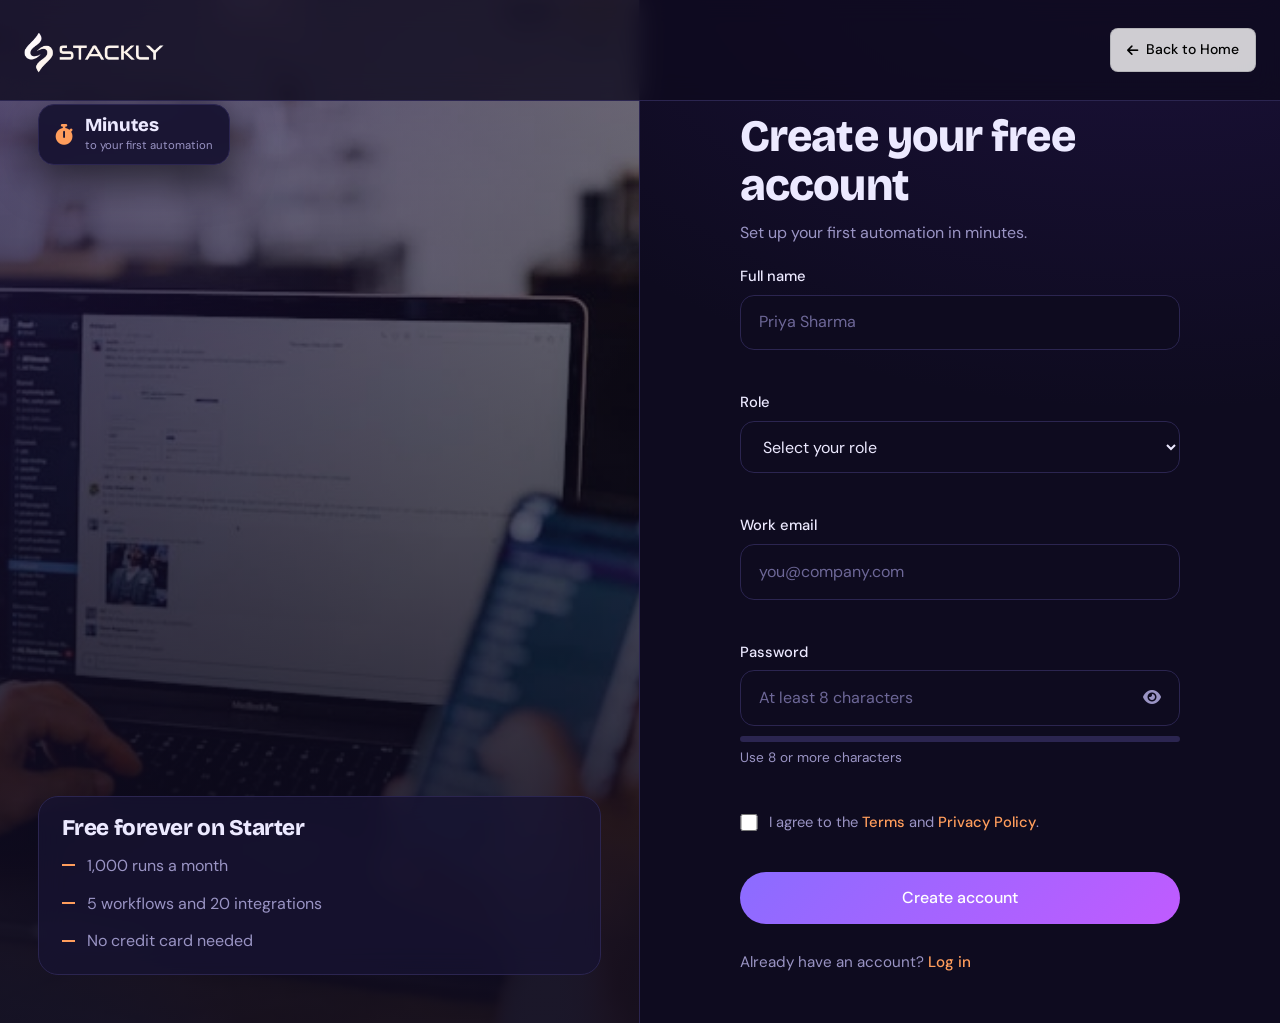
<file: signup.html>
<!DOCTYPE html>
<html lang="en">

<head>
  <meta charset="UTF-8">
  <meta name="viewport" content="width=device-width, initial-scale=1">
  <title>Sign up | Stackly</title>
  <meta name="description" content="Create a free Stackly account. No credit card needed.">
  <link rel="preconnect" href="https://fonts.googleapis.com">
  <link rel="preconnect" href="https://fonts.gstatic.com" crossorigin>
  <link
    href="https://fonts.googleapis.com/css2?family=Bricolage+Grotesque:wght@600;800&family=DM+Sans:wght@400;500&display=swap"
    rel="stylesheet">
  <link rel="stylesheet" href="https://cdnjs.cloudflare.com/ajax/libs/font-awesome/6.5.2/css/all.min.css"
    crossorigin="anonymous" referrerpolicy="no-referrer">
  <link rel="stylesheet" href="./pages.css">


   <style>
    /* Page top navigation */
.auth-topbar {
  position: absolute;
  top: 0;
  left: 0;
  width: 100%;
  padding: 1.25rem 1.5rem;
  display: flex;
  align-items: center;
  justify-content: space-between;
  z-index: 20;
}

.auth-logo {
  display: inline-flex;
  align-items: center;
  text-decoration: none;
  width: 140px;
  height: 60px;
}

.auth-logo img {
  width: 100%;
  height: 60px;
  object-fit:cover;
  display: block;
}
.auth-back a{
  color: #0000;
}
.auth-back {
  color: #0000;
  display: inline-flex;
  align-items: center;
  gap: 8px;
  padding: 9px 16px;
  border: 1px solid rgba(0, 0, 0, 0.12);
  border-radius: 8px;
  text-decoration: none;
  background: rgba(255, 255, 255, 0.8);
  font-size: 14px;
  font-weight: 500;
  transition: all 0.25s ease;
}

.auth-back:hover {
  transform: translateY(-2px);
  background: #fff;
}

.auth-back i {
  font-size: 13px;
  color: #000;
}

/* Mobile */
@media (max-width: 700px) {
  .auth-topbar {
    padding: 1rem;
  }

  .auth-logo img {
    width: 115px;
  }

  .auth-back {
    padding: 8px 12px;
    font-size: 13px;
  }
}
  </style>
</head>

<body data-page="signup">

  <header class="auth-topbar">
  <a class="auth-logo" href="./index.html" aria-label="Stackly Home">
    <img src="./logo/Untitled design-compressed (1).webp" alt="Stackly">
  </a>

  <a class="auth-back" href="./index.html" style="color:black">
    <i class="fa-solid fa-arrow-left" aria-hidden="true"></i>
    Back to Home
  </a>
</header>

  <main id="main" class="au rev hero">
    <!-- IMAGE PANEL (left on desktop, top on mobile) -->
    <aside class="ip">
      <img src="images/image3-compressed.webp" alt="A small team celebrating around a laptop"
        width="900" height="1200" fetchpriority="high" data-fb="signup-hero">
      <div class="fb"><i class="fa-solid fa-stopwatch" aria-hidden="true"></i>
        <div><b>Minutes</b><small>to your first automation</small></div>
      </div>
      <div class="ov">
        <div class="glass">
          <h2>Free forever on Starter</h2>
          <ul class="l">
            <li>1,000 runs a month</li>
            <li>5 workflows and 20 integrations</li>
            <li>No credit card needed</li>
          </ul>
        </div>
      </div>
    </aside>

    <!-- FORM -->
    <section class="fp">
      <div class="fbox">
        <div id="ok" class="done" tabindex="-1" hidden>
          <i class="fa-solid fa-circle-check ck" aria-hidden="true"></i>
          <h1 style="font-size:2rem">Check your inbox</h1>
          <p>We sent a confirmation link to <b data-echo="email"></b>. Open it to finish setting up your workspace.</p>
          <div class="btns"><a class="btn" href="./login.html">Go to login</a><a class="btn o" href="./index.html">Back
              to home</a></div>
        </div>

        <form id="sf">
          <h1>Create your free account</h1>
          <p class="lead" style="font-size:1rem;margin-top:.6rem">Set up your first automation in minutes.</p>
          <div class="fld"><label for="sn">Full name</label><input id="sn" name="name" data-v="required name"
              autocomplete="name" placeholder="Priya Sharma"><span class="err" id="sn-e" aria-live="polite"></span>
          </div>
          <div class="fld">
            <label for="role">Role</label>
            <select id="role" name="role" data-v="required">
              <option value="">Select your role</option>
              <option value="admin">Admin</option>
              <option value="user">User</option>
            </select>
            <span class="err" id="role-e" aria-live="polite"></span>
          </div>
          <div class="fld"><label for="se">Work email</label><input id="se" name="email" type="email"
              data-v="required email" autocomplete="email" placeholder="you@company.com"><span class="err" id="se-e"
              aria-live="polite"></span></div>
          <div class="fld"><label for="sp">Password</label>
            <div class="pw"><input id="sp" name="password" type="password" data-v="required pass" data-meter="pm"
                autocomplete="new-password" placeholder="At least 8 characters"><button type="button" data-pw="sp"
                aria-pressed="false" aria-label="Show password"><i class="fa-solid fa-eye"></i></button></div>
            <div class="meter" id="pm" aria-hidden="true"><i></i></div><span class="mt" id="pm-t">Use 8 or more
              characters</span>
            <span class="err" id="sp-e" aria-live="polite"></span>
          </div>
         
          <label class="ck-row"><input id="st" type="checkbox" name="terms" required
              data-msg="Please accept the terms to continue."><span>I agree to the <a href="./404.html">Terms</a> and <a
                href="./404.html">Privacy Policy</a>.</span></label>
          <span class="err" id="st-e" aria-live="polite"></span>
          <button class="btn blk" type="submit" style="margin-top:1rem">Create account</button>
          <p class="sw">Already have an account? <a class="lnk" href="./login.html">Log in</a></p>
        </form>
      </div>
    </section>
  </main>
  <script>
  const form = document.getElementById("sf");

  if (form) {

    form.addEventListener("submit", function (e) {

      e.preventDefault();

      // =========================
      // GET VALUES
      // =========================

      const nameInput = document.getElementById("sn").value.trim();
      const roleInput = document.getElementById("role").value;
      const emailInput = document.getElementById("se").value.trim();
      const passwordInput = document.getElementById("sp").value;
      const termsInput = document.getElementById("st").checked;


      // =========================
      // ERROR ELEMENTS
      // =========================

      const nameError = document.getElementById("sn-e");
      const roleError = document.getElementById("role-e");
      const emailError = document.getElementById("se-e");
      const passwordError = document.getElementById("sp-e");
      const termsError = document.getElementById("st-e");


      // =========================
      // CLEAR OLD ERRORS
      // =========================

      nameError.textContent = "";
      roleError.textContent = "";
      emailError.textContent = "";
      passwordError.textContent = "";
      termsError.textContent = "";


      let valid = true;


      // =========================
      // NAME VALIDATION
      // =========================

      if (nameInput === "") {

        nameError.textContent = "Full name is required";
        valid = false;

      } else if (nameInput.length < 3) {

        nameError.textContent = "Name must be at least 3 characters";
        valid = false;

      } else if (!/^[a-zA-Z ]+$/.test(nameInput)) {

        nameError.textContent = "Name can contain only letters";
        valid = false;
      }


      // =========================
      // ROLE VALIDATION
      // =========================

      if (roleInput === "") {

        roleError.textContent = "Role is required";
        valid = false;
      }


      // =========================
      // EMAIL VALIDATION
      // =========================

      if (emailInput === "") {

        emailError.textContent = "Work email is required";
        valid = false;

      } else if (
        !/^[^\s@]+@[^\s@]+\.(com|in|gov|org|net)$/i.test(emailInput)
      ) {

        emailError.textContent = "Invalid email format";
        valid = false;
      }


      // =========================
      // PASSWORD VALIDATION
      // =========================

      if (passwordInput.trim() === "") {

        passwordError.textContent = "Password is required";
        valid = false;

      } else if (passwordInput.length < 8) {

        passwordError.textContent =
          "Password must be at least 8 characters";

        valid = false;

      } else if (!/[A-Z]/.test(passwordInput)) {

        passwordError.textContent =
          "Password must contain at least one uppercase letter";

        valid = false;

      } else if (!/[a-z]/.test(passwordInput)) {

        passwordError.textContent =
          "Password must contain at least one lowercase letter";

        valid = false;

      } else if (!/[0-9]/.test(passwordInput)) {

        passwordError.textContent =
          "Password must contain at least one number";

        valid = false;
      }


      // =========================
      // TERMS VALIDATION
      // =========================

      if (!termsInput) {

        termsError.textContent =
          "Please accept the terms to continue.";

        valid = false;
      }


      // =========================
      // STOP IF INVALID
      // =========================

      if (!valid) {
        return;
      }


      // =========================
      // SAVE USER INFORMATION
      // =========================

      localStorage.setItem("name", nameInput);
      localStorage.setItem("email", emailInput);
      localStorage.setItem("role", roleInput);
      localStorage.setItem("password", passwordInput);


      // =========================
      // SHOW SUCCESS SCREEN
      // =========================

      const successBox = document.getElementById("ok");

      successBox.querySelector("[data-echo='email']").textContent =
        emailInput;

      form.hidden = true;
      successBox.hidden = false;

    });

  }

  const social = document.querySelectorAll(".social");

  social.forEach((btn)=>{
    btn.addEventListener("click",()=>{
      window.location.href = "404.html";
    })
  })
</script>
</body>

</html>
</file>
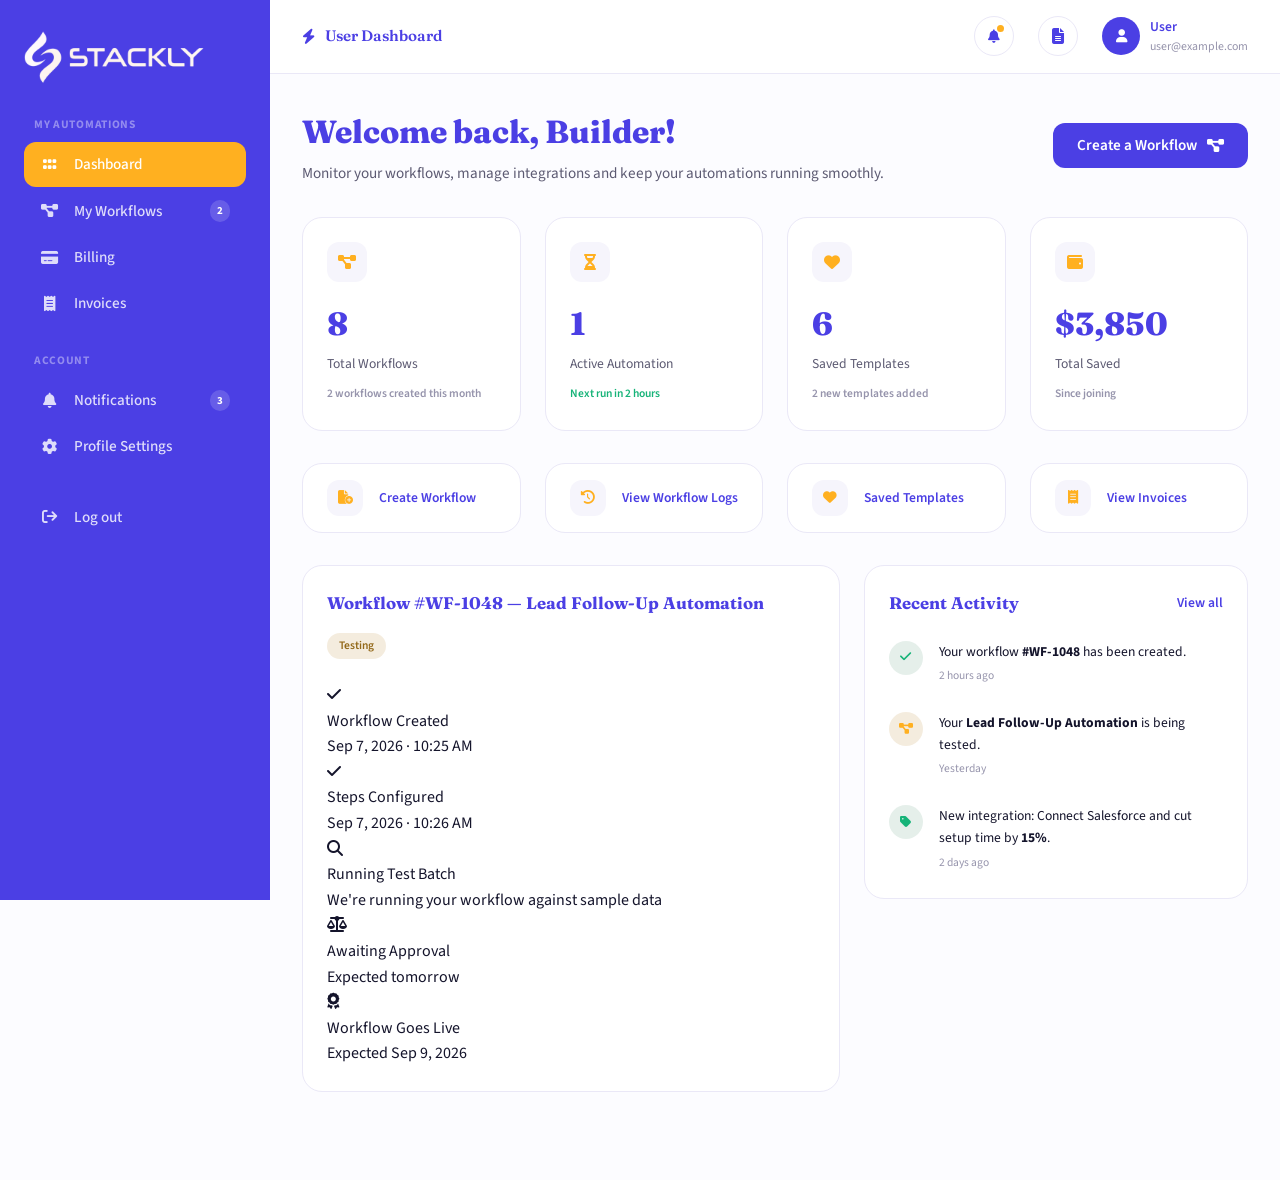
<file: user.html>
<!DOCTYPE html>
<html lang="en">

<head>
    <meta charset="UTF-8">
    <meta name="viewport" content="width=device-width, initial-scale=1.0">

    <link rel="stylesheet"
        href="https://cdnjs.cloudflare.com/ajax/libs/font-awesome/6.7.2/css/all.min.css">

    <link
        href="https://fonts.googleapis.com/css2?family=Fraunces:ital,opsz,wght@0,9..144,400;0,9..144,500;0,9..144,600;0,9..144,700;0,9..144,800;1,9..144,500&family=Source+Sans+3:wght@400;500;600;700;800&display=swap"
        rel="stylesheet">

    <title>User Dashboard — Stackly</title>

    <style>
        :root {
            /* ---- Stackly brand tokens ---- */
            --navy: #4B3FE4;
            --navy-deep: #16123F;
            --navy-mid: #2C2470;
            --gold: #FFB020;
            --gold-soft: #FFCB66;
            --cream: #F6F5FC;
            --paper: #FCFCFF;
            --white: #FFFFFF;
            --ink: #14142B;
            --ink-soft: #5C5A72;
            --ink-faint: #9694AC;
            --sage: #16B378;
            --line: #EAE8F7;

            --glow-amber: 0 14px 34px -10px rgba(255,176,32,.5);
            --glow-indigo: 0 14px 34px -10px rgba(75,63,228,.45);

            /* ---- Aliases so component rules below stay unchanged ---- */
            --primary: var(--navy);
            --primary-dark: var(--navy-deep);
            --secondary: var(--gold);
            --accent: var(--gold-soft);
            --text-primary: var(--ink);
            --text-secondary: var(--ink-soft);
            --text-light: var(--ink-faint);
            --border: var(--line);

            --bg-body: var(--paper);
            --bg-section: var(--cream);

            --success: var(--sage);
            --warning: var(--gold);
            --danger: #E0435B;

            --shadow-sm: 0 2px 8px -2px rgba(20,20,43,.08);
            --shadow-md: 0 16px 36px -16px rgba(20,20,43,.20);
            --shadow-lg: 0 30px 64px -24px rgba(20,20,43,.30);

            --radius-sm: 12px;
            --radius-md: 20px;
            --radius-lg: 24px;
            --radius-full: 999px;

            --space-xs: 6px;
            --space-sm: 10px;
            --space-md: 16px;
            --space-lg: 24px;
            --space-xl: 32px;
            --space-2xl: 48px;
            --space-3xl: 64px;

            --fs-xs: 0.85rem;
            --fs-sm: 0.95rem;
            --fs-md: 1.05rem;
            --fs-lg: 1.5rem;
            --fs-xl: 2rem;

            --fw-medium: 500;
            --fw-semibold: 600;
            --fw-bold: 700;
            --fw-extrabold: 800;

            --tracking-wide: 0.06em;
            --lh-body: 1.6;

            --font-primary: 'Fraunces', Georgia, serif;
            --font-secondary: 'Source Sans 3', -apple-system, BlinkMacSystemFont, sans-serif;

            --transition: all 0.25s ease;
        }

        * {
            box-sizing: border-box;
            margin: 0;
            padding: 0;
        }

        html {
            scroll-behavior: smooth;
        }

        body {
            font-family: var(--font-secondary);
            color: var(--text-primary);
            line-height: var(--lh-body);
            -webkit-font-smoothing: antialiased;
            background: var(--bg-body);
        }

        img {
            max-width: 100%;
            display: block;
        }

        a {
            text-decoration: none;
            color: inherit;
        }

        ul {
            list-style: none;
        }

        button {
            font-family: inherit;
            cursor: pointer;
            border: none;
            background: none;
        }

        input,
        select,
        textarea {
            font-family: inherit;
        }

        ::-webkit-scrollbar {
            width: 8px;
            height: 8px;
        }

        ::-webkit-scrollbar-thumb {
            background: rgba(217, 108, 95, 0.35);
            border-radius: 8px;
        }

        ::-webkit-scrollbar-track {
            background: transparent;
        }

        /* =========================
           DASHBOARD SHELL
        ========================= */

        .dash-shell {
            display: flex;
            min-height: 100vh;
        }

        /* =========================
           SIDEBAR
        ========================= */

        .sidebar {
            width: 270px;
            height: 100vh;
            flex-shrink: 0;
            background: var(--primary);
            position: sticky;
            top: 0;
            display: flex;
            flex-direction: column;
            padding: var(--space-lg) var(--space-lg) var(--space-xl);
            z-index: 200;
            transition: var(--transition);
        }

        .sidebar-top {
            display: flex;
            align-items: center;
            justify-content: space-between;
            margin-bottom: var(--space-xl);
        }

        .logo {
            display: flex;
            align-items: center;
            gap: 10px;
            width: 180px;
            height: 60px;
            color: var(--white);
            font-family: var(--font-primary);
            font-size: 1.3rem;
            font-weight: var(--fw-bold);
        }

        .logo img {
            width: 100%;
            height: 100%;
            object-fit: cover;
        }

        .logo-text {
            display: none;
        }

        .sidebar-close {
            display: none;
            background: none;
            border: none;
            color: var(--white);
            font-size: var(--fs-lg);
        }

        .sidebar-user {
            display: flex;
            align-items: center;
            gap: var(--space-md);
            padding: var(--space-md);
            background: rgba(255, 255, 255, .06);
            border-radius: var(--radius-md);
            margin-bottom: var(--space-xl);
        }

        .sidebar-avatar {
            width: 42px;
            height: 42px;
            border-radius: var(--radius-full);
            background: var(--secondary);
            color: var(--white);
            display: flex;
            align-items: center;
            justify-content: center;
            font-weight: var(--fw-bold);
            font-size: var(--fs-sm);
            flex-shrink: 0;
        }

        .sidebar-user-name {
            color: var(--white);
            font-weight: var(--fw-semibold);
            font-size: var(--fs-sm);
        }

        .sidebar-user-email {
            color: rgba(255, 255, 255, .55);
            font-size: .78rem;
            overflow: hidden;
            text-overflow: ellipsis;
            white-space: nowrap;
        }

        .sidebar-nav {
            display: flex;
            flex-direction: column;
            gap: 2px;
            overflow-y: auto;
        }

        .nav-label {
            color: rgba(255, 255, 255, .4);
            font-size: .72rem;
            font-weight: var(--fw-bold);
            text-transform: uppercase;
            letter-spacing: var(--tracking-wide);
            margin: var(--space-lg) 0 var(--space-xs) var(--space-sm);
        }

        .nav-label:first-child {
            margin-top: 0;
        }

        .nav-link {
            display: flex;
            align-items: center;
            gap: var(--space-md);
            color: rgba(255, 255, 255, .82);
            font-weight: var(--fw-medium);
            font-size: var(--fs-sm);
            padding: var(--space-sm) var(--space-md);
            border-radius: var(--radius-sm);
            position: relative;
            transition: var(--transition);
        }

        .nav-link i {
            width: 18px;
            text-align: center;
            font-size: .95rem;
        }

        .nav-link:hover {
            background: rgba(255, 255, 255, .08);
            color: var(--white);
        }

        .nav-link.active {
            background: var(--secondary);
            color: var(--white);
        }

        .nav-count {
            margin-left: auto;
            background: rgba(255, 255, 255, .16);
            color: var(--white);
            font-size: .68rem;
            font-weight: var(--fw-bold);
            padding: 2px 7px;
            border-radius: var(--radius-full);
        }

        .nav-link-danger {
            margin-top: var(--space-lg);
        }

        .nav-link-danger:hover {
            background: rgba(198, 57, 46, .18);
            color: #ffb3ab;
        }

        .sidebar-overlay {
            display: none;
            position: fixed;
            inset: 0;
            background: rgba(45, 21, 21, .55);
            z-index: 190;
        }

        /* =========================
           MAIN
        ========================= */

        .dash-main {
            flex: 1;
            min-width: 0;
            display: flex;
            flex-direction: column;
        }

        .topbar {
            position: sticky;
            top: 0;
            z-index: 100;
            background: var(--white);
            border-bottom: 1px solid var(--border);
            display: flex;
            align-items: center;
            gap: var(--space-lg);
            padding: var(--space-md) var(--space-xl);
        }

        .menu-toggle {
            display: none;
            background: none;
            color: var(--primary);
            font-size: var(--fs-lg);
        }

        .topbar-search {
            flex: 1;
            display: flex;
            align-items: center;
            gap: var(--space-sm);
            color: var(--primary);
            font-family: var(--font-primary);
            font-weight: var(--fw-semibold);
            font-size: var(--fs-sm);
        }

        .topbar-actions {
            margin-left: auto;
            display: flex;
            align-items: center;
            gap: var(--space-lg);
        }

        .icon-btn {
            display: flex;
            position: relative;
            width: 40px;
            height: 40px;
            border-radius: var(--radius-full);
            border: 1px solid var(--border);
            background: var(--white);
            color: var(--primary);
            align-items: center;
            justify-content: center;
            transition: var(--transition);
        }

        .icon-btn:hover {
            background: var(--bg-section);
        }

        .notif-dot {
            position: absolute;
            top: 8px;
            right: 9px;
            width: 7px;
            height: 7px;
            border-radius: 50%;
            background: var(--secondary);
        }

        .topbar-user {
            display: flex;
            align-items: center;
            gap: var(--space-sm);
        }

        .topbar-avatar {
            width: 38px;
            height: 38px;
            border-radius: var(--radius-full);
            background: var(--primary);
            color: var(--white);
            display: flex;
            align-items: center;
            justify-content: center;
            font-weight: var(--fw-bold);
            font-size: .82rem;
        }

        .topbar-user-name {
            font-weight: var(--fw-semibold);
            font-size: var(--fs-xs);
            color: var(--primary);
        }

        .topbar-user-email {
            font-size: .74rem;
            color: var(--text-light);
        }

        /* =========================
           SECTIONS
        ========================= */

        .dash-section {
            display: none;
            padding: var(--space-xl) var(--space-xl) var(--space-3xl);
            animation: fadeSlideIn .4s ease;
        }

        .dash-section.active {
            display: block;
        }

        @keyframes fadeSlideIn {
            from {
                opacity: 0;
                transform: translateY(12px);
            }

            to {
                opacity: 1;
                transform: translateY(0);
            }
        }

        .section-head {
            display: flex;
            align-items: center;
            justify-content: space-between;
            gap: var(--space-lg);
            flex-wrap: wrap;
            margin-bottom: var(--space-xl);
        }

        .section-head h1 {
            font-family: var(--font-primary);
            font-size: var(--fs-xl);
            color: var(--primary);
            font-weight: var(--fw-extrabold);
        }

        .section-sub {
            color: var(--text-secondary);
            font-size: var(--fs-sm);
            margin-top: 4px;
        }

        /* =========================
           BUTTONS
        ========================= */

        .btn-primary {
            display: inline-flex;
            align-items: center;
            gap: var(--space-sm);
            background: var(--primary);
            color: var(--white);
            font-weight: var(--fw-semibold);
            font-size: var(--fs-sm);
            padding: var(--space-sm) var(--space-lg);
            border-radius: var(--radius-sm);
            transition: var(--transition);
        }

        .btn-primary:hover {
            background: var(--secondary);
            transform: translateY(-2px);
        }

        .btn-ghost {
            display: inline-flex;
            align-items: center;
            justify-content: center;
            gap: var(--space-sm);
            background: var(--white);
            color: var(--primary);
            font-weight: var(--fw-semibold);
            font-size: var(--fs-sm);
            padding: var(--space-sm) var(--space-lg);
            border-radius: var(--radius-sm);
            border: 1px solid var(--border);
            transition: var(--transition);
        }

        .btn-ghost:hover {
            border-color: var(--secondary);
            color: var(--secondary);
        }

        /* =========================
           KPI CARDS
        ========================= */

        .kpi-grid {
            display: grid;
            grid-template-columns: repeat(4, 1fr);
            gap: var(--space-lg);
            margin-bottom: var(--space-xl);
        }

        .kpi-grid-3 {
            grid-template-columns: repeat(3, 1fr);
        }

        .kpi-card {
            background: var(--white);
            border: 1px solid var(--border);
            border-radius: var(--radius-md);
            padding: var(--space-lg);
            transition: var(--transition);
        }

        .kpi-card:hover {
            box-shadow: var(--shadow-md);
            transform: translateY(-4px);
        }

        .kpi-icon {
            width: 40px;
            height: 40px;
            border-radius: var(--radius-sm);
            background: var(--bg-section);
            color: var(--secondary);
            display: flex;
            align-items: center;
            justify-content: center;
            margin-bottom: var(--space-md);
        }

        .kpi-card h3 {
            font-family: var(--font-primary);
            font-size: var(--fs-xl);
            color: var(--primary);
            font-weight: var(--fw-extrabold);
        }

        .kpi-card p {
            color: var(--text-secondary);
            font-size: var(--fs-xs);
            margin-top: 4px;
        }

        .kpi-note {
            display: inline-block;
            margin-top: var(--space-sm);
            font-weight: var(--fw-semibold);
            font-size: .72rem;
            color: var(--text-light);
        }

        .kpi-note-alert {
            color: var(--danger);
        }

        .kpi-note-success {
            color: var(--success);
        }

        /* =========================
           PANELS
        ========================= */

        .panel {
            background: var(--white);
            border: 1px solid var(--border);
            border-radius: var(--radius-md);
            padding: var(--space-lg);
            min-width: 0;
        }

        .panel-head {
            display: flex;
            align-items: center;
            justify-content: space-between;
            gap: var(--space-md);
            flex-wrap: wrap;
            margin-bottom: var(--space-lg);
        }

        .panel-head h2 {
            font-family: var(--font-primary);
            font-size: var(--fs-md);
            color: var(--primary);
            font-weight: var(--fw-bold);
        }

        .link-read {
            color: var(--primary);
            font-weight: var(--fw-semibold);
            font-size: var(--fs-xs);
            display: inline-flex;
            align-items: center;
            gap: 6px;
        }

        .link-read:hover {
            color: var(--secondary);
        }

        /* =========================
           GRIDS
        ========================= */

        .content-grid {
            display: grid;
            grid-template-columns: 1.4fr 1fr;
            gap: var(--space-lg);
            align-items: start;
            margin-bottom: var(--space-lg);
        }

        .quick-actions {
            display: grid;
            grid-template-columns: repeat(4, 1fr);
            gap: var(--space-lg);
            margin-bottom: var(--space-xl);
        }

        .quick-action {
            display: flex;
            align-items: center;
            gap: var(--space-md);
            background: var(--white);
            border: 1px solid var(--border);
            border-radius: var(--radius-md);
            padding: var(--space-md) var(--space-lg);
            color: var(--primary);
            font-weight: var(--fw-semibold);
            font-size: var(--fs-xs);
            transition: var(--transition);
        }

        .quick-action:hover {
            border-color: var(--secondary);
            box-shadow: var(--shadow-sm);
            transform: translateY(-3px);
        }

        .quick-action-icon {
            width: 36px;
            height: 36px;
            border-radius: var(--radius-sm);
            background: var(--bg-section);
            color: var(--secondary);
            display: flex;
            align-items: center;
            justify-content: center;
            flex-shrink: 0;
        }

        /* =========================
           TABLE
        ========================= */

        .table-wrap {
            overflow-x: auto;
        }

        table {
            width: 100%;
            border-collapse: collapse;
            font-size: var(--fs-xs);
            min-width: 620px;
        }

        thead th {
            text-align: left;
            color: var(--text-light);
            font-weight: var(--fw-semibold);
            padding: var(--space-sm) var(--space-md);
            border-bottom: 1px solid var(--border);
            white-space: nowrap;
        }

        tbody td {
            padding: var(--space-md);
            color: var(--text-primary);
            border-bottom: 1px solid var(--border);
        }

        tbody tr:last-child td {
            border-bottom: none;
        }

        tbody tr {
            transition: var(--transition);
        }

        tbody tr:hover {
            background: var(--bg-body);
        }

        /* =========================
           STATUS
        ========================= */

        .status {
            display: inline-block;
            padding: 4px 12px;
            border-radius: var(--radius-full);
            font-weight: var(--fw-semibold);
            font-size: .72rem;
            white-space: nowrap;
        }

        .status-preparing {
            background: rgba(183, 131, 36, .15);
            color: #93691a;
        }

        .status-delivered {
            background: rgba(55, 129, 95, .13);
            color: #286c4d;
        }

        .status-pending {
            background: rgba(217, 108, 95, .12);
            color: #b24e43;
        }

        .status-cancelled {
            background: rgba(195, 75, 75, .10);
            color: #b43e3e;
        }

        /* =========================
           ACTIVITY
        ========================= */

        .activity-feed {
            display: flex;
            flex-direction: column;
            gap: var(--space-lg);
        }

        .activity-item {
            display: flex;
            gap: var(--space-md);
            align-items: flex-start;
        }

        .activity-item p {
            font-size: var(--fs-xs);
            color: var(--text-primary);
            line-height: var(--lh-body);
        }

        .activity-time {
            font-size: .72rem;
            color: var(--text-light);
        }

        .activity-icon {
            width: 34px;
            height: 34px;
            border-radius: 50%;
            display: flex;
            align-items: center;
            justify-content: center;
            flex-shrink: 0;
            font-size: .8rem;
        }

        .activity-icon-success {
            background: rgba(55, 129, 95, .13);
            color: var(--success);
        }

        .activity-icon-warning {
            background: rgba(183, 131, 36, .15);
            color: var(--warning);
        }

        .activity-icon-danger {
            background: rgba(195, 75, 75, .10);
            color: var(--danger);
        }

        /* =========================
           FILTER TABS
        ========================= */

        .filter-tabs {
            display: flex;
            gap: var(--space-sm);
            flex-wrap: wrap;
            margin-bottom: var(--space-lg);
            overflow-x: auto;
            padding-bottom: 2px;
        }

        .filter-tab {
            background: var(--white);
            border: 1px solid var(--border);
            color: var(--text-secondary);
            font-weight: var(--fw-semibold);
            font-size: var(--fs-xs);
            padding: var(--space-xs) var(--space-lg);
            border-radius: var(--radius-full);
            white-space: nowrap;
            transition: var(--transition);
        }

        .filter-tab:hover {
            border-color: var(--secondary);
            color: var(--secondary);
        }

        .filter-tab.active {
            background: var(--primary);
            border-color: var(--primary);
            color: var(--white);
        }

        /* =========================
           PAYMENT CARDS
        ========================= */

        .pay-method {
            display: flex;
            align-items: center;
            gap: var(--space-md);
            border: 1px solid var(--border);
            border-radius: var(--radius-md);
            padding: var(--space-md) var(--space-lg);
            margin-bottom: var(--space-md);
        }

        .pay-method-icon {
            width: 40px;
            height: 40px;
            border-radius: var(--radius-sm);
            background: var(--bg-section);
            color: var(--secondary);
            display: flex;
            align-items: center;
            justify-content: center;
            flex-shrink: 0;
        }

        .pay-method-name {
            font-weight: var(--fw-semibold);
            font-size: var(--fs-xs);
            color: var(--primary);
        }

        .pay-method-sub {
            font-size: .74rem;
            color: var(--text-light);
        }

        .pay-method-default {
            margin-left: auto;
            font-size: .68rem;
            font-weight: var(--fw-bold);
            color: var(--secondary);
            background: var(--bg-section);
            padding: 3px 10px;
            border-radius: var(--radius-full);
        }

        /* =========================
           DOCUMENT CARDS
        ========================= */

        .doc-grid {
            display: grid;
            grid-template-columns: repeat(3, 1fr);
            gap: var(--space-lg);
        }

        .doc-card {
            background: var(--white);
            border: 1px solid var(--border);
            border-radius: var(--radius-md);
            padding: var(--space-lg);
            transition: var(--transition);
        }

        .doc-card:hover {
            box-shadow: var(--shadow-md);
            transform: translateY(-4px);
        }

        .doc-icon {
            width: 40px;
            height: 40px;
            border-radius: var(--radius-sm);
            background: var(--bg-section);
            color: var(--secondary);
            display: flex;
            align-items: center;
            justify-content: center;
            margin-bottom: var(--space-md);
        }

        .doc-card h3 {
            font-family: var(--font-primary);
            font-size: var(--fs-sm);
            color: var(--primary);
            font-weight: var(--fw-bold);
        }

        .doc-card p {
            color: var(--text-secondary);
            font-size: var(--fs-xs);
            margin: 4px 0 var(--space-md);
        }

        /* =========================
           FORMS
        ========================= */

        .form-grid {
            display: grid;
            grid-template-columns: 1fr 1fr;
            gap: var(--space-lg);
            margin-bottom: var(--space-xl);
        }

        .settings-form .field {
            display: flex;
            flex-direction: column;
            gap: var(--space-xs);
        }

        .settings-form label {
            font-weight: var(--fw-semibold);
            font-size: var(--fs-xs);
            color: var(--primary);
        }

        .settings-form input,
        .settings-form select,
        .settings-form textarea {
            padding: var(--space-sm) var(--space-md);
            border: 1px solid var(--border);
            border-radius: var(--radius-sm);
            background: var(--bg-body);
            font-size: var(--fs-sm);
            color: var(--primary);
            width: 100%;
        }

        .settings-form textarea {
            min-height: 110px;
            resize: vertical;
        }

        .settings-form input:focus,
        .settings-form select:focus,
        .settings-form textarea:focus {
            outline: 2px solid var(--secondary);
            background: var(--white);
        }

        /* =========================
           TOGGLES
        ========================= */

        .toggle-row {
            display: flex;
            align-items: center;
            justify-content: space-between;
            gap: var(--space-lg);
            padding: var(--space-md) 0;
            border-bottom: 1px solid var(--border);
        }

        .toggle-row:last-child {
            border-bottom: none;
        }

        .toggle-title {
            font-weight: var(--fw-semibold);
            font-size: var(--fs-xs);
            color: var(--primary);
        }

        .toggle-sub {
            font-size: .74rem;
            color: var(--text-light);
            margin-top: 2px;
        }

        .switch {
            position: relative;
            display: inline-block;
            width: 42px;
            height: 24px;
            flex-shrink: 0;
        }

        .switch input {
            opacity: 0;
            width: 0;
            height: 0;
        }

        .slider {
            position: absolute;
            inset: 0;
            background: var(--border);
            border-radius: var(--radius-full);
            cursor: pointer;
            transition: var(--transition);
        }

        .slider::before {
            content: "";
            position: absolute;
            width: 18px;
            height: 18px;
            left: 3px;
            top: 3px;
            background: var(--white);
            border-radius: 50%;
            transition: var(--transition);
        }

        .switch input:checked + .slider {
            background: var(--secondary);
        }

        .switch input:checked + .slider::before {
            transform: translateX(18px);
        }

        /* =========================
           RESPONSIVE
        ========================= */

        @media (max-width: 1200px) {
            .sidebar {
                width: 232px;
            }

            .cake-grid {
                grid-template-columns: repeat(2, 1fr);
            }
        }

        @media (max-width: 1024px) {
            .kpi-grid {
                grid-template-columns: repeat(2, 1fr);
            }

            .content-grid {
                grid-template-columns: 1fr;
            }

            .quick-actions {
                grid-template-columns: repeat(2, 1fr);
            }

            .kpi-grid-3 {
                grid-template-columns: 1fr 1fr;
            }

            .form-grid {
                grid-template-columns: 1fr;
            }

            .doc-grid {
                grid-template-columns: repeat(2, 1fr);
            }
        }

        @media (max-width: 900px) {
            .sidebar {
                position: fixed;
                left: 0;
                top: 0;
                height: 100vh;
                width: min(280px, 82vw);
                transform: translateX(-100%);
                box-shadow: var(--shadow-lg);
            }

            .sidebar.open {
                transform: translateX(0);
            }

            .sidebar-close {
                display: block;
            }

            .sidebar-overlay.show {
                display: block;
            }

            .menu-toggle {
                display: flex;
                align-items: center;
                justify-content: center;
            }

            .topbar-search {
                display: none;
            }

            .topbar {
                gap: var(--space-md);
            }
        }

        @media (max-width: 640px) {
            .kpi-grid {
                grid-template-columns: 1fr 1fr;
                gap: var(--space-md);
            }

            .kpi-card {
                padding: var(--space-md);
            }

            .kpi-card h3 {
                font-size: var(--fs-lg);
            }

            .kpi-grid-3 {
                grid-template-columns: 1fr;
            }

            .section-head {
                flex-direction: column;
                align-items: flex-start;
            }

            .section-head .btn-primary {
                width: 100%;
                justify-content: center;
            }

            .topbar {
                padding: var(--space-md);
            }

            .dash-section {
                padding: var(--space-lg) var(--space-md) var(--space-2xl);
            }

            .quick-actions {
                grid-template-columns: 1fr 1fr;
                gap: var(--space-sm);
            }

            .quick-action {
                padding: var(--space-sm) var(--space-md);
                font-size: .72rem;
            }

            .quick-action-icon {
                width: 30px;
                height: 30px;
            }

            .panel {
                padding: var(--space-md);
            }

            .doc-grid {
                grid-template-columns: 1fr;
            }

            .cake-grid {
                grid-template-columns: 1fr;
            }

            .topbar-user-email {
                display: none;
            }
        }

        @media (max-width: 400px) {
            .kpi-grid {
                grid-template-columns: 1fr;
            }

            .quick-actions {
                grid-template-columns: 1fr;
            }

            .panel-head {
                flex-direction: column;
                align-items: flex-start;
                gap: var(--space-sm);
            }
        }

        @media (prefers-reduced-motion: reduce) {
            * {
                animation-duration: 0.001ms !important;
                animation-iteration-count: 1 !important;
                transition-duration: 0.001ms !important;
            }
        }
    </style>
</head>

<body>

    <div class="dash-shell">

        <!-- =========================
             SIDEBAR
        ========================= -->

        <aside class="sidebar" id="sidebar">

            <div class="sidebar-top">

                <a href="index.html" class="logo">
                    <img src="./logo/Untitled design-compressed (1).webp" alt="Stackly">
                </a>

                <button class="sidebar-close" id="sidebarClose" aria-label="Close menu">
                    <i class="fa-solid fa-xmark"></i>
                </button>

            </div>

          
            <nav class="sidebar-nav">

                <p class="nav-label">My Automations</p>

                <a href="#overview" class="nav-link active" data-section="overview">
                    <i class="fa-solid fa-grip"></i>
                    Dashboard
                </a>

                <a href="#orders" class="nav-link" data-section="orders">
                    <i class="fa-solid fa-diagram-project"></i>
                    My Workflows
                    <span class="nav-count">2</span>
                </a>

             
                <a href="#payments" class="nav-link" data-section="payments">
                    <i class="fa-solid fa-credit-card"></i>
                    Billing
                </a>

                <a href="#receipts" class="nav-link" data-section="receipts">
                    <i class="fa-solid fa-receipt"></i>
                    Invoices
                </a>

                <p class="nav-label">Account</p>

                <a href="#notifications" class="nav-link" data-section="notifications">
                    <i class="fa-solid fa-bell"></i>
                    Notifications
                    <span class="nav-count">3</span>
                </a>

                <a href="#settings" class="nav-link" data-section="settings">
                    <i class="fa-solid fa-gear"></i>
                    Profile Settings
                </a>

                <a href="login.html" class="nav-link nav-link-danger">
                    <i class="fa-solid fa-arrow-right-from-bracket"></i>
                    Log out
                </a>

            </nav>

        </aside>

        <div class="sidebar-overlay" id="sidebarOverlay"></div>

        <!-- =========================
             MAIN
        ========================= -->

        <div class="dash-main">

            <!-- TOPBAR -->

            <header class="topbar">

                <button class="menu-toggle" id="menuToggle" aria-label="Open menu">
                    <i class="fa-solid fa-bars"></i>
                </button>

                <div class="topbar-search">
                    <i class="fa-solid fa-bolt"></i>
                 User Dashboard
                </div>

                <div class="topbar-actions">

                    <button class="icon-btn" id="notifBtn" aria-label="Notifications">
                        <i class="fa-solid fa-bell"></i>
                        <span class="notif-dot"></span>
                    </button>

                    <a href="#orders" class="icon-btn" data-goto="orders" aria-label="Workflows">
                        <i class="fa-solid fa-file-lines"></i>
                    </a>

                    <div class="topbar-user">

                        <div class="topbar-avatar">
                            <i class="fa-solid fa-user"></i>
                        </div>

                        <div class="topbar-user-text">
                            <p class="topbar-user-name">User</p>
                            <p class="topbar-user-email">
                                <span id="dashboardEmail">user@example.com</span>
                            </p>
                        </div>

                    </div>

                </div>

            </header>


            <!-- =========================
                 DASHBOARD OVERVIEW
            ========================= -->

            <section class="dash-section active" id="overview">

                <div class="section-head">

                    <div>
                        <h1>Welcome back, Builder!</h1>
                        <p class="section-sub">
                            Monitor your workflows, manage integrations and keep your automations running smoothly.
                        </p>
                    </div>

                    <a href="./404.html" class="btn-primary" data-goto="orders">
                        Create a Workflow
                        <i class="fa-solid fa-diagram-project"></i>
                    </a>

                </div>


                <!-- KPI -->

                <div class="kpi-grid">

                    <div class="kpi-card">

                        <span class="kpi-icon">
                            <i class="fa-solid fa-diagram-project"></i>
                        </span>

                        <h3>8</h3>

                        <p>Total Workflows</p>

                        <span class="kpi-note">
                            2 workflows created this month
                        </span>

                    </div>


                    <div class="kpi-card">

                        <span class="kpi-icon">
                            <i class="fa-solid fa-hourglass-half"></i>
                        </span>

                        <h3>1</h3>

                        <p>Active Automation</p>

                        <span class="kpi-note kpi-note-success">
                            Next run in 2 hours
                        </span>

                    </div>


                    <div class="kpi-card">

                        <span class="kpi-icon">
                            <i class="fa-solid fa-heart"></i>
                        </span>

                        <h3>6</h3>

                        <p>Saved Templates</p>

                        <span class="kpi-note">
                            2 new templates added
                        </span>

                    </div>


                    <div class="kpi-card">

                        <span class="kpi-icon">
                            <i class="fa-solid fa-wallet"></i>
                        </span>

                        <h3>$3,850</h3>

                        <p>Total Saved</p>

                        <span class="kpi-note">
                            Since joining
                        </span>

                    </div>

                </div>


                <!-- QUICK ACTIONS -->

                <div class="quick-actions">

                    <a href="#orders" class="quick-action" data-goto="orders">

                        <span class="quick-action-icon">
                            <i class="fa-solid fa-file-circle-plus"></i>
                        </span>

                        Create Workflow

                    </a>


                    <a href="#orders" class="quick-action" data-goto="orders">

                        <span class="quick-action-icon">
                            <i class="fa-solid fa-clock-rotate-left"></i>
                        </span>

                        View Workflow Logs

                    </a>


                    <a href="#favorites" class="quick-action" data-goto="favorites">

                        <span class="quick-action-icon">
                            <i class="fa-solid fa-heart"></i>
                        </span>

                        Saved Templates

                    </a>


                    <a href="#receipts" class="quick-action" data-goto="receipts">

                        <span class="quick-action-icon">
                            <i class="fa-solid fa-receipt"></i>
                        </span>

                        View Invoices

                    </a>

                </div>


                <!-- CURRENT WORKFLOW + ACTIVITY -->

                <div class="content-grid">

                    <div class="panel">

                        <div class="panel-head">

                            <h2>
                                Workflow #WF-1048 — Lead Follow-Up Automation
                            </h2>

                            <span class="status status-preparing">
                                Testing
                            </span>

                        </div>


                        <div class="tracker">

                            <div class="tracker-step done">

                                <span class="tracker-dot">
                                    <i class="fa-solid fa-check"></i>
                                </span>

                                <div>
                                    <p class="tracker-title">
                                        Workflow Created
                                    </p>

                                    <p class="tracker-sub">
                                        Sep 7, 2026 · 10:25 AM
                                    </p>
                                </div>

                            </div>


                            <div class="tracker-step done">

                                <span class="tracker-dot">
                                    <i class="fa-solid fa-check"></i>
                                </span>

                                <div>
                                    <p class="tracker-title">
                                        Steps Configured
                                    </p>

                                    <p class="tracker-sub">
                                        Sep 7, 2026 · 10:26 AM
                                    </p>
                                </div>

                            </div>


                            <div class="tracker-step active">

                                <span class="tracker-dot">
                                    <i class="fa-solid fa-magnifying-glass"></i>
                                </span>

                                <div>
                                    <p class="tracker-title">
                                        Running Test Batch
                                    </p>

                                    <p class="tracker-sub">
                                        We're running your workflow against sample data
                                    </p>
                                </div>

                            </div>


                            <div class="tracker-step">

                                <span class="tracker-dot">
                                    <i class="fa-solid fa-scale-balanced"></i>
                                </span>

                                <div>
                                    <p class="tracker-title">
                                        Awaiting Approval
                                    </p>

                                    <p class="tracker-sub">
                                        Expected tomorrow
                                    </p>
                                </div>

                            </div>


                            <div class="tracker-step">

                                <span class="tracker-dot">
                                    <i class="fa-solid fa-award"></i>
                                </span>

                                <div>
                                    <p class="tracker-title">
                                        Workflow Goes Live
                                    </p>

                                    <p class="tracker-sub">
                                        Expected Sep 9, 2026
                                    </p>
                                </div>

                            </div>

                        </div>

                    </div>


                    <div class="panel">

                        <div class="panel-head">

                            <h2>Recent Activity</h2>

                            <a href="#notifications"
                                class="link-read"
                                data-goto="notifications">
                                View all
                            </a>

                        </div>


                        <ul class="activity-feed">

                            <li class="activity-item">

                                <span class="activity-icon activity-icon-success">
                                    <i class="fa-solid fa-check"></i>
                                </span>

                                <div>
                                    <p>
                                        Your workflow <strong>#WF-1048</strong> has been created.
                                    </p>

                                    <span class="activity-time">
                                        2 hours ago
                                    </span>
                                </div>

                            </li>


                            <li class="activity-item">

                                <span class="activity-icon activity-icon-warning">
                                    <i class="fa-solid fa-diagram-project"></i>
                                </span>

                                <div>
                                    <p>
                                        Your <strong>Lead Follow-Up Automation</strong> is being tested.
                                    </p>

                                    <span class="activity-time">
                                        Yesterday
                                    </span>
                                </div>

                            </li>


                            <li class="activity-item">

                                <span class="activity-icon activity-icon-success">
                                    <i class="fa-solid fa-tag"></i>
                                </span>

                                <div>
                                    <p>
                                        New integration: Connect Salesforce and cut setup time by <strong>15%</strong>.
                                    </p>

                                    <span class="activity-time">
                                        2 days ago
                                    </span>
                                </div>

                            </li>

                        </ul>

                    </div>

                </div>

               
            </section>


            <!-- =========================
                 MY WORKFLOWS
            ========================= -->

            <section class="dash-section" id="orders">

                <div class="section-head">

                    <div>
                        <h1>My Workflows</h1>

                        <p class="section-sub">
                            Track your active workflows and review your automation history.
                        </p>
                    </div>

                    <a href="scholarships.html" class="btn-primary">
                        Browse Templates
                        <i class="fa-solid fa-diagram-project"></i>
                    </a>

                </div>


                <div class="filter-tabs">

                    <button class="filter-tab active">
                        All Workflows
                    </button>

                    <button class="filter-tab">
                        Testing
                    </button>

                    <button class="filter-tab">
                        Awaiting Approval
                    </button>

                    <button class="filter-tab">
                        Live
                    </button>

                    <button class="filter-tab">
                        Failed
                    </button>

                </div>


                <div class="panel">

                    <div class="panel-head">
                        <h2>Workflow History</h2>
                    </div>

                    <div class="table-wrap">

                        <table>

                            <thead>

                                <tr>
                                    <th>Workflow ID</th>
                                    <th>Workflow Name</th>
                                    <th>Created Date</th>
                                    <th>Monthly Runs</th>
                                    <th>Last Run</th>
                                    <th>Status</th>
                                    <th></th>
                                </tr>

                            </thead>

                            <tbody>

                                <tr>

                                    <td>#WF-1048</td>

                                    <td>
                                        Lead Follow-Up Automation
                                    </td>

                                    <td>
                                        Sep 7, 2026
                                    </td>

                                    <td>
                                        1,240
                                    </td>

                                    <td>
                                        Sep 9, 2026
                                    </td>

                                    <td>
                                        <span class="status status-preparing">
                                            Testing
                                        </span>
                                    </td>

                                    <td>
                                        <a href="#overview"
                                            class="link-read"
                                            data-goto="overview">
                                            View Logs
                                        </a>
                                    </td>

                                </tr>


                                <tr>

                                    <td>#WF-1037</td>

                                    <td>
                                        Invoice Reminder Workflow
                                    </td>

                                    <td>
                                        Aug 28, 2026
                                    </td>

                                    <td>
                                        860
                                    </td>

                                    <td>
                                        Aug 29, 2026
                                    </td>

                                    <td>
                                        <span class="status status-delivered">
                                            Live
                                        </span>
                                    </td>

                                    <td>
                                        <a href="#receipts"
                                            class="link-read"
                                            data-goto="receipts">
                                            Invoice
                                        </a>
                                    </td>

                                </tr>


                                <tr>

                                    <td>#WF-1024</td>

                                    <td>
                                        Customer Onboarding Flow
                                    </td>

                                    <td>
                                        Aug 16, 2026
                                    </td>

                                    <td>
                                        1,510
                                    </td>

                                    <td>
                                        Aug 17, 2026
                                    </td>

                                    <td>
                                        <span class="status status-delivered">
                                            Live
                                        </span>
                                    </td>

                                    <td>
                                        <a href="#receipts"
                                            class="link-read"
                                            data-goto="receipts">
                                            Invoice
                                        </a>
                                    </td>

                                </tr>


                                <tr>

                                    <td>#WF-1009</td>

                                    <td>
                                        Support Ticket Triage
                                    </td>

                                    <td>
                                        Aug 5, 2026
                                    </td>

                                    <td>
                                        640
                                    </td>

                                    <td>
                                        Aug 6, 2026
                                    </td>

                                    <td>
                                        <span class="status status-delivered">
                                            Live
                                        </span>
                                    </td>

                                    <td>
                                        <a href="#receipts"
                                            class="link-read"
                                            data-goto="receipts">
                                            Invoice
                                        </a>
                                    </td>

                                </tr>


                                <tr>

                                    <td>#WF-0988</td>

                                    <td>
                                        Weekly Report Generator
                                    </td>

                                    <td>
                                        Jul 22, 2026
                                    </td>

                                    <td>
                                        980
                                    </td>

                                    <td>
                                        Jul 23, 2026
                                    </td>

                                    <td>
                                        <span class="status status-delivered">
                                            Live
                                        </span>
                                    </td>

                                    <td>
                                        <a href="#receipts"
                                            class="link-read"
                                            data-goto="receipts">
                                            Invoice
                                        </a>
                                    </td>

                                </tr>

                            </tbody>

                        </table>

                    </div>

                </div>

            </section>



            <!-- =========================
                 BILLING
            ========================= -->

            <section class="dash-section" id="payments">

                <div class="section-head">

                    <div>
                        <h1>Billing</h1>

                        <p class="section-sub">
                            Manage your payment method and view your recent invoices.
                        </p>
                    </div>

                </div>


                <div class="content-grid">

                    <div class="panel">

                        <div class="panel-head">

                            <h2>Recent Invoices</h2>

                        </div>

                        <div class="table-wrap">

                            <table>

                                <thead>

                                    <tr>
                                        <th>Invoice</th>
                                        <th>Workflow</th>
                                        <th>Date</th>
                                        <th>Amount</th>
                                        <th>Status</th>
                                    </tr>

                                </thead>

                                <tbody>

                                    <tr>

                                        <td>#INV-78342</td>

                                        <td>#WF-1048</td>

                                        <td>Sep 7, 2026</td>

                                        <td>$49.00</td>

                                        <td>
                                            <span class="status status-delivered">
                                                Paid
                                            </span>
                                        </td>

                                    </tr>


                                    <tr>

                                        <td>#INV-77921</td>

                                        <td>#WF-1037</td>

                                        <td>Aug 28, 2026</td>

                                        <td>$49.00</td>

                                        <td>
                                            <span class="status status-delivered">
                                                Paid
                                            </span>
                                        </td>

                                    </tr>


                                    <tr>

                                        <td>#INV-77204</td>

                                        <td>#WF-1024</td>

                                        <td>Aug 16, 2026</td>

                                        <td>$49.00</td>

                                        <td>
                                            <span class="status status-delivered">
                                                Paid
                                            </span>
                                        </td>

                                    </tr>


                                    <tr>

                                        <td>#INV-76883</td>

                                        <td>#WF-1009</td>

                                        <td>Aug 5, 2026</td>

                                        <td>$49.00</td>

                                        <td>
                                            <span class="status status-delivered">
                                                Paid
                                            </span>
                                        </td>

                                    </tr>

                                </tbody>

                            </table>

                        </div>

                    </div>


                    <div class="panel">

                        <div class="panel-head">

                            <h2>Payment Method</h2>

                        </div>


                        <div class="pay-method">

                            <span class="pay-method-icon">
                                <i class="fa-solid fa-credit-card"></i>
                            </span>

                            <div>

                                <p class="pay-method-name">
                                    Card •••• 4821
                                </p>

                                <p class="pay-method-sub">
                                    Used for monthly billing
                                </p>

                            </div>

                            <span class="pay-method-default">
                                Default
                            </span>

                        </div>


                        <div class="pay-method">

                            <span class="pay-method-icon">
                                <i class="fa-solid fa-mobile-screen"></i>
                            </span>

                            <div>

                                <p class="pay-method-name">
                                    PayPal
                                </p>

                                <p class="pay-method-sub">
                                    Connected to your account
                                </p>

                            </div>

                        </div>


                        <button class="btn-ghost"
                            style="width:100%; margin-top:10px;">

                            <i class="fa-solid fa-plus"></i>
                            Add Payment Method

                        </button>

                    </div>

                </div>

            </section>


            <!-- =========================
                 INVOICES
            ========================= -->

            <section class="dash-section" id="receipts">

                <div class="section-head">

                    <div>

                        <h1>Invoices</h1>

                        <p class="section-sub">
                            Download invoices and billing receipts for your subscription.
                        </p>

                    </div>

                </div>


                <div class="filter-tabs">

                    <button class="filter-tab active">
                        All
                    </button>

                    <button class="filter-tab">
                        Recent
                    </button>

                    <button class="filter-tab">
                        This Year
                    </button>

                </div>


                <div class="doc-grid">

                    <div class="doc-card">

                        <span class="doc-icon">
                            <i class="fa-solid fa-file-invoice"></i>
                        </span>

                        <h3>
                            Invoice #INV-1048
                        </h3>

                        <p>
                            Growth Plan · $49.00
                        </p>

                        <a href="#" class="link-read">
                            Download Invoice
                            <i class="fa-solid fa-download"></i>
                        </a>

                    </div>


                    <div class="doc-card">

                        <span class="doc-icon">
                            <i class="fa-solid fa-file-pdf"></i>
                        </span>

                        <h3>
                            Invoice #INV-1037
                        </h3>

                        <p>
                            Growth Plan · $49.00
                        </p>

                        <a href="#" class="link-read">
                            Download Invoice
                            <i class="fa-solid fa-download"></i>
                        </a>

                    </div>


                    <div class="doc-card">

                        <span class="doc-icon">
                            <i class="fa-solid fa-receipt"></i>
                        </span>

                        <h3>
                            Invoice #INV-1024
                        </h3>

                        <p>
                            Growth Plan · $49.00
                        </p>

                        <a href="#" class="link-read">
                            Download Invoice
                            <i class="fa-solid fa-download"></i>
                        </a>

                    </div>


                    <div class="doc-card">

                        <span class="doc-icon">
                            <i class="fa-solid fa-file-invoice"></i>
                        </span>

                        <h3>
                            Invoice #INV-1009
                        </h3>

                        <p>
                            Growth Plan · $49.00
                        </p>

                        <a href="#" class="link-read">
                            Download Invoice
                            <i class="fa-solid fa-download"></i>
                        </a>

                    </div>


                    <div class="doc-card">

                        <span class="doc-icon">
                            <i class="fa-solid fa-receipt"></i>
                        </span>

                        <h3>
                            Invoice #INV-0988
                        </h3>

                        <p>
                            Growth Plan · $49.00
                        </p>

                        <a href="#" class="link-read">
                            Download Invoice
                            <i class="fa-solid fa-download"></i>
                        </a>

                    </div>


                    <div class="doc-card">

                        <span class="doc-icon">
                            <i class="fa-solid fa-file-pdf"></i>
                        </span>

                        <h3>
                            Invoice #INV-0965
                        </h3>

                        <p>
                            Growth Plan · $49.00
                        </p>

                        <a href="#" class="link-read">
                            Download Invoice
                            <i class="fa-solid fa-download"></i>
                        </a>

                    </div>

                </div>

            </section>


            <!-- =========================
                 NOTIFICATIONS
            ========================= -->

            <section class="dash-section" id="notifications">

                <div class="section-head">

                    <div>

                        <h1>Notifications</h1>

                        <p class="section-sub">
                            Stay updated about your workflows, integrations and billing.
                        </p>

                    </div>

                    <button class="link-read" id="markReadBtn">
                        Mark all as read
                    </button>

                </div>


                <div class="panel">

                    <ul class="activity-feed">

                        <li class="activity-item">

                            <span class="activity-icon activity-icon-success">
                                <i class="fa-solid fa-circle-check"></i>
                            </span>

                            <div>

                                <p>
                                    Your workflow <strong>#WF-1048</strong> has been created.
                                </p>

                                <span class="activity-time">
                                    2 hours ago
                                </span>

                            </div>

                        </li>


                        <li class="activity-item">

                            <span class="activity-icon activity-icon-warning">
                                <i class="fa-solid fa-diagram-project"></i>
                            </span>

                            <div>

                                <p>
                                    Your <strong>Lead Follow-Up Automation</strong> is being tested.
                                </p>

                                <span class="activity-time">
                                    Yesterday
                                </span>

                            </div>

                        </li>


                        <li class="activity-item">

                            <span class="activity-icon activity-icon-warning">
                                <i class="fa-solid fa-scale-balanced"></i>
                            </span>

                            <div>

                                <p>
                                    Your workflow is expected to go live on
                                    <strong>September 9</strong>.
                                </p>

                                <span class="activity-time">
                                    Yesterday
                                </span>

                            </div>

                        </li>


                        <li class="activity-item">

                            <span class="activity-icon activity-icon-success">
                                <i class="fa-solid fa-tag"></i>
                            </span>

                            <div>

                                <p>
                                    Special offer: Get <strong>15% off</strong> the Growth plan this month.
                                </p>

                                <span class="activity-time">
                                    2 days ago
                                </span>

                            </div>

                        </li>


                        <li class="activity-item">

                            <span class="activity-icon activity-icon-success">
                                <i class="fa-solid fa-heart"></i>
                            </span>

                            <div>

                                <p>
                                    Your saved template
                                    <strong>Customer Onboarding Flow</strong>
                                    just got a new update.
                                </p>

                                <span class="activity-time">
                                    4 days ago
                                </span>

                            </div>

                        </li>

                    </ul>

                </div>

            </section>


            <!-- =========================
                 SETTINGS
            ========================= -->

            <section class="dash-section" id="settings">

                <div class="section-head">

                    <div>

                        <h1>Profile Settings</h1>

                        <p class="section-sub">
                            Manage your personal information, billing address and notifications.
                        </p>

                    </div>

                </div>


                <div class="content-grid">

                    <!-- PROFILE -->

                    <div class="panel">

                        <div class="panel-head">

                            <h2>Personal Information</h2>

                        </div>


                        <form class="settings-form" id="settingsForm">

                            <div class="form-grid">

                                <div class="field">

                                    <label for="sName">
                                        Full Name
                                    </label>

                                    <input
                                        type="text"
                                        id="sName"
                                        value="">

                                </div>


                                <div class="field">

                                    <label for="sEmail">
                                        Email
                                    </label>

                                    <input
                                        type="email"
                                        id="sEmail"
                                        value="">

                                </div>


                                <div class="field">

                                    <label for="sPhone">
                                        Phone Number
                                    </label>

                                    <input
                                        type="tel"
                                        id="sPhone"
                                        value="+91 98765 43210">

                                </div>


                                <div class="field">

                                    <label for="sCustomerId">
                                        User ID
                                    </label>

                                    <input
                                        type="text"
                                        id="sCustomerId"
                                        value="US-10432"
                                        disabled>

                                </div>

                            </div>


                            <div class="field"
                                style="margin-bottom:24px;">

                                <label for="sAddress">
                                    Billing Address
                                </label>

                                <textarea id="sAddress">No. 24, College Street,
Coimbatore, Tamil Nadu - 641001</textarea>

                            </div>


                            <button type="submit"
                                class="btn-primary">

                                Save Changes

                                <i class="fa-solid fa-check"></i>

                            </button>

                        </form>

                    </div>


                    <!-- NOTIFICATION SETTINGS -->

                    <div class="panel">

                        <div class="panel-head">

                            <h2>Notification Preferences</h2>

                        </div>


                        <div class="toggle-row">

                            <div>

                                <p class="toggle-title">
                                    Workflow Updates
                                </p>

                                <p class="toggle-sub">
                                    Receive updates when your workflow status changes.
                                </p>

                            </div>

                            <label class="switch">

                                <input type="checkbox" checked>

                                <span class="slider"></span>

                            </label>

                        </div>


                        <div class="toggle-row">

                            <div>

                                <p class="toggle-title">
                                    Deployment Notifications
                                </p>

                                <p class="toggle-sub">
                                    Get notified as soon as your workflow goes live.
                                </p>

                            </div>

                            <label class="switch">

                                <input type="checkbox" checked>

                                <span class="slider"></span>

                            </label>

                        </div>


                        <div class="toggle-row">

                            <div>

                                <p class="toggle-title">
                                    Special Offers
                                </p>

                                <p class="toggle-sub">
                                    Receive discounts and seasonal plan offers.
                                </p>

                            </div>

                            <label class="switch">

                                <input type="checkbox" checked>

                                <span class="slider"></span>

                            </label>

                        </div>


                        <div class="toggle-row">

                            <div>

                                <p class="toggle-title">
                                    New Integration Alerts
                                </p>

                                <p class="toggle-sub">
                                    Get notified when new integrations are added to the platform.
                                </p>

                            </div>

                            <label class="switch">

                                <input type="checkbox">

                                <span class="slider"></span>

                            </label>

                        </div>


                        <div class="toggle-row">

                            <div>

                                <p class="toggle-title">
                                    Renewal Reminders
                                </p>

                                <p class="toggle-sub">
                                    Receive reminders about your subscription renewal date.
                                </p>

                            </div>

                            <label class="switch">

                                <input type="checkbox" checked>

                                <span class="slider"></span>

                            </label>

                        </div>

                    </div>

                </div>

            </section>

        </div>

    </div>


    <!-- =========================
         JAVASCRIPT
    ========================= -->

    <script>

        document.addEventListener("DOMContentLoaded", () => {

            /* =========================
               SIDEBAR
            ========================= */

            const sidebar =
                document.getElementById("sidebar");

            const overlay =
                document.getElementById("sidebarOverlay");

            const menuToggle =
                document.getElementById("menuToggle");

            const sidebarClose =
                document.getElementById("sidebarClose");


            const openSidebar = () => {

                sidebar.classList.add("open");
                overlay.classList.add("show");

            };


            const closeSidebar = () => {

                sidebar.classList.remove("open");
                overlay.classList.remove("show");

            };


            menuToggle?.addEventListener(
                "click",
                openSidebar
            );


            sidebarClose?.addEventListener(
                "click",
                closeSidebar
            );


            overlay?.addEventListener(
                "click",
                closeSidebar
            );


            /* =========================
               SECTION NAVIGATION
            ========================= */

            const navLinks =
                document.querySelectorAll(
                    ".nav-link[data-section]"
                );

            const gotoLinks =
                document.querySelectorAll(
                    "[data-goto]"
                );

            const sections =
                document.querySelectorAll(
                    ".dash-section"
                );


            const showSection = (id) => {

                sections.forEach(section => {

                    section.classList.toggle(
                        "active",
                        section.id === id
                    );

                });


                navLinks.forEach(link => {

                    link.classList.toggle(
                        "active",
                        link.dataset.section === id
                    );

                });


                window.scrollTo({
                    top: 0,
                    behavior: "smooth"
                });

            };


            navLinks.forEach(link => {

                link.addEventListener(
                    "click",
                    (event) => {

                        event.preventDefault();

                        const id =
                            link.dataset.section;

                        showSection(id);

                        history.replaceState(
                            null,
                            "",
                            `#${id}`
                        );

                        closeSidebar();

                    }
                );

            });


            gotoLinks.forEach(link => {

                link.addEventListener(
                    "click",
                    (event) => {

                        event.preventDefault();

                        const id =
                            link.dataset.goto;

                        showSection(id);

                        history.replaceState(
                            null,
                            "",
                            `#${id}`
                        );

                        closeSidebar();

                    }
                );

            });


            /* =========================
               INITIAL SECTION
            ========================= */

            const initialId =
                window.location.hash.replace(
                    "#",
                    ""
                );

            const validIds =
                Array.from(sections)
                    .map(section => section.id);


            showSection(
                validIds.includes(initialId)
                    ? initialId
                    : "overview"
            );


            /* =========================
               FILTER TABS
            ========================= */

            document
                .querySelectorAll(".filter-tabs")
                .forEach(group => {

                    group
                        .querySelectorAll(".filter-tab")
                        .forEach(tab => {

                            tab.addEventListener(
                                "click",
                                () => {

                                    group
                                        .querySelectorAll(
                                            ".filter-tab"
                                        )
                                        .forEach(
                                            item =>
                                                item.classList.remove(
                                                    "active"
                                                )
                                        );

                                    tab.classList.add(
                                        "active"
                                    );

                                }
                            );

                        });

                });


            /* =========================
               NOTIFICATIONS
            ========================= */

            const notifBtn =
                document.getElementById(
                    "notifBtn"
                );


            notifBtn?.addEventListener(
                "click",
                () => {

                    showSection(
                        "notifications"
                    );

                    history.replaceState(
                        null,
                        "",
                        "#notifications"
                    );

                }
            );


            const markReadBtn =
                document.getElementById(
                    "markReadBtn"
                );


            markReadBtn?.addEventListener(
                "click",
                () => {

                    document
                        .querySelectorAll(
                            ".notif-dot"
                        )
                        .forEach(
                            dot =>
                                dot.style.display =
                                    "none"
                        );

                    markReadBtn.textContent =
                        "All notifications read";

                }
            );


            /* =========================
               SETTINGS FORM
            ========================= */

            const settingsForm =
                document.getElementById(
                    "settingsForm"
                );


            settingsForm?.addEventListener(
                "submit",
                (event) => {

                    event.preventDefault();

                    const button =
                        settingsForm.querySelector(
                            "button[type='submit']"
                        );

                    const original =
                        button.innerHTML;

                    button.innerHTML =
                        '<i class="fa-solid fa-check"></i> Saved!';

                    setTimeout(() => {

                        button.innerHTML =
                            original;

                    }, 2000);

                }
            );


            /* =========================
               EMAIL FROM LOCAL STORAGE
            ========================= */

            const dashboardEmail =
                document.getElementById(
                    "dashboardEmail"
                );

            const sidebarEmail =
                document.getElementById(
                    "sidebarEmail"
                );

            const settingsEmail =
                document.getElementById(
                    "sEmail"
                );


            const userEmail =
                localStorage.getItem(
                    "stacklyUserEmail"
                );


            if (userEmail) {

                if (dashboardEmail) {
                    dashboardEmail.textContent =
                        userEmail;
                }

                if (sidebarEmail) {
                    sidebarEmail.textContent =
                        userEmail;
                }

                if (settingsEmail) {
                    settingsEmail.value =
                        userEmail;
                }

            }


            /* =========================
               FAVOURITE BUTTON
            ========================= */

            document
                .querySelectorAll(".favorite-btn")
                .forEach(button => {

                    button.addEventListener(
                        "click",
                        () => {

                            const icon =
                                button.querySelector(
                                    "i"
                                );

                            if (
                                icon.classList.contains(
                                    "fa-regular"
                                )
                            ) {

                                icon.classList.remove(
                                    "fa-regular"
                                );

                                icon.classList.add(
                                    "fa-solid"
                                );

                            } else {

                                icon.classList.remove(
                                    "fa-solid"
                                );

                                icon.classList.add(
                                    "fa-regular"
                                );

                            }

                        }
                    );

                });


            /* =========================
               ADD TO CART FEEDBACK
            ========================= */

            document
                .querySelectorAll(
                    ".cake-actions .btn-primary"
                )
                .forEach(button => {

                    button.addEventListener(
                        "click",
                        () => {

                            const original =
                                button.innerHTML;

                            button.innerHTML =
                                '<i class="fa-solid fa-check"></i> Added';

                            setTimeout(() => {

                                button.innerHTML =
                                    original;

                            }, 1500);

                        }
                    );

                });

        });

    </script>

</body>

</html>
</file>
<file: index.css>
/* =====================================================================
   Stackly homepage styles (moved out of index.html)
   Same design as before. Changes: Font Awesome icon colour, real
   buttons for the pricing toggle, active nav link, skip link.
   ===================================================================== */
:root {
   --bg: #0e0b1f;
   --sf: #171331;
   --ln: #2b2550;
   --tx: #ece9ff;
   --mu: #9a94c4;
   --a: #8b6cff;
   --b: #ff9d5c
}

* {
   box-sizing: border-box;
   margin: 0;
   padding: 0
}

html {
   scroll-behavior: smooth
}

body {
   background: var(--bg);
   color: var(--tx);
   font: 400 1rem/1.65 'DM Sans', system-ui, sans-serif;
   overflow-x: hidden;
   background-image: radial-gradient(60vw 40vw at 90% -10%, #3a1f7a55, transparent), radial-gradient(50vw 40vw at -10% 45%, #7a2f5a33, transparent)
}

h1,
h2,
h3,
.logo {
   font-family: 'Bricolage Grotesque', system-ui, sans-serif;
   line-height: 1.1;
   letter-spacing: -.02em
}

h1 {
   font-size: clamp(2.4rem, 6vw, 4.6rem);
   font-weight: 800
}

h2 {
   font-size: clamp(1.8rem, 3.6vw, 2.8rem);
   font-weight: 800;
   margin-bottom: 1rem
}

h3 {
   font-size: 1.1rem;
   font-weight: 600;
   margin-bottom: .25rem
}

p {
   color: var(--mu);
   max-width: 56ch
}

a {
   color: inherit;
   text-decoration: none
}

:focus-visible {
   outline: 2px solid var(--b);
   outline-offset: 3px
}

.sr {
   position: absolute;
   width: 1px;
   height: 1px;
   overflow: hidden;
   clip: rect(0 0 0 0);
   white-space: nowrap
}

.skip {
   position: absolute;
   left: 1rem;
   top: -4rem;
   background: var(--a);
   color: #fff;
   padding: .6rem 1rem;
   border-radius: 10px;
   z-index: 40
}

.skip:focus {
   top: 1rem
}

header {
   position: fixed;
   inset: 0 0 auto;
   z-index: 20;
   display: flex;
   align-items: center;
   justify-content: space-between;
   padding: .9rem 5vw;
   background: #0e0b1fcc;
   backdrop-filter: blur(12px);
   border-bottom: 1px solid var(--ln)
}

.logo {
   display: flex;
   align-items: center;
   gap: .5rem;
   width: 180px;
   height: 60px
}

.logo img {
   width: 100%;
   height: 60px;
   object-fit: cover
}

nav {
   display: flex;
   gap: 1.6rem;
   align-items: center;
   font-size: .95rem;
   color: var(--mu)
}

nav a:hover {
   color: var(--tx)
}

.btn {
   display: inline-block;
   padding: .8rem 1.5rem;
   border-radius: 999px;
   background: linear-gradient(135deg, var(--a), #c05bff);
   color: #fff;
   font-weight: 500;
   border: 0;
   cursor: pointer;
   transition: transform .25s, box-shadow .25s
}

.btn:hover {
   transform: translateY(-3px);
   box-shadow: 0 10px 30px #8b6cff55
}

.btn.o {
   background: none;
   border: 1px solid var(--ln);
   color: var(--tx)
}

#mb {
   display: none;
   background: none;
   border: 1px solid var(--ln);
   color: var(--tx);
   border-radius: 8px;
   padding: .4rem .7rem;
   font-size: 1.2rem;
   cursor: pointer
}

.s {
   min-height: 100vh;
   display: grid;
   grid-template-columns: 1fr 1fr;
   gap: 4vw;
   align-items: center;
   padding: 7rem 5vw 4rem;
   max-width: 1300px;
   margin: auto
}

.s:nth-of-type(even) .art {
   order: -1
}

.s+.s {
   border-top: 1px solid var(--ln)
}

.art {
   position: relative;
   aspect-ratio: 1;
   max-width: 520px;
   width: 100%;
   margin: auto
}

.art:before {
   content: "";
   position: absolute;
   inset: 8%;
   border-radius: 50%;
   background: radial-gradient(circle, var(--g, #8b6cff44), transparent 70%);
   filter: blur(30px)
}

.art svg {
   position: relative;
   width: 100%;
   height: 100%;
   overflow: visible
}

.art img {
   position: relative;
   width: 100%;
   height: 100%;
   object-fit: cover;
   border-radius: 28px;
   border: 1px solid var(--ln);
   box-shadow: 0 30px 80px #0009, 0 0 0 8px #8b6cff14;
   filter: saturate(.9) contrast(1.05);
   animation: fl 6s ease-in-out infinite alternate;
   transition: transform .5s
}

.art img:hover {
   transform: scale(1.03) rotate(-1deg)
}

.s.wide {
   display: block;
   text-align: center;
   min-height: auto
}

.wide .tx p {
   margin: 0 auto
}

.grid {
   display: grid;
   grid-template-columns: repeat(auto-fit, minmax(min(270px, 100%), 1fr));
   gap: 1.4rem;
   margin-top: 2.6rem;
   text-align: left
}

.gc {
   background: var(--sf);
   border: 1px solid var(--ln);
   border-radius: 22px;
   padding: 1.6rem;
   display: flex;
   flex-direction: column;
   position: relative;
   transition: transform .35s, border-color .35s, box-shadow .35s
}

.gc:hover {
   transform: translateY(-8px);
   border-color: var(--a);
   box-shadow: 0 20px 50px #8b6cff22
}

.gc p {
   font-size: .95rem
}

.ic {
   font-size: 1.5rem;
   width: 3.2rem;
   height: 3.2rem;
   display: grid;
   place-items: center;
   border-radius: 14px;
   background: #8b6cff26;
   color: var(--b);
   margin-bottom: 1rem
}

.gc>a {
   margin-top: auto;
   padding-top: 1rem;
   color: var(--b);
   font-weight: 500
}

.gc.bc {
   padding: 0;
   overflow: hidden
}

.bc img {
   width: 100%;
   height: 190px;
   object-fit: cover;
   transition: transform .5s
}

.bc:hover img {
   transform: scale(1.07)
}

.bc .bi {
   overflow: hidden
}

.bb {
   padding: 1.4rem;
   display: flex;
   flex-direction: column;
   flex: 1
}

.bb small {
   color: var(--b);
   font-size: .85rem;
   margin-bottom: .4rem
}

.pv {
   font: 800 3rem/1 'Bricolage Grotesque', sans-serif;
   margin: .8rem 0 .2rem
}

.pv small {
   font: 400 1rem 'DM Sans', sans-serif;
   color: var(--mu)
}

.gc.hot {
   border-color: var(--b);
   background: linear-gradient(180deg, #2c1f5c, var(--sf))
}

.bd {
   position: absolute;
   top: -13px;
   left: 1.6rem;
   background: var(--b);
   color: #1a1030;
   font-size: .8rem;
   font-weight: 500;
   padding: .2rem .9rem;
   border-radius: 999px
}

.gc ul.l {
   margin: 1.2rem 0 1.6rem
}

.gc .btn {
   text-align: center;
   margin: auto 0 0
}

.ly {
   animation: fl 5s ease-in-out infinite alternate
}

@keyframes fl {
   to {
      transform: translateY(-12px)
   }
}

.rot {
   transform-origin: 150px 0;
   animation: sp 12s linear infinite
}

@keyframes sp {
   to {
      transform: rotate(360deg)
   }
}

.tx .btn {
   margin: 1.5rem .6rem 0 0
}

ul.l {
   list-style: none;
   margin-top: 1.2rem;
   display: grid;
   gap: .7rem
}

ul.l li {
   padding-left: 1.6rem;
   position: relative;
   color: var(--mu)
}

ul.l li:before {
   content: "";
   position: absolute;
   left: 0;
   top: .6em;
   width: .8rem;
   height: 2px;
   background: var(--b)
}

ul.l b {
   color: var(--tx);
   font-weight: 500
}

.chips {
   display: flex;
   flex-wrap: wrap;
   gap: .6rem;
   margin-top: 1.4rem
}

.chips span,
.chips button {
   border: 1px solid var(--ln);
   background: var(--sf);
   color: inherit;
   font: inherit;
   font-size: .9rem;
   border-radius: 999px;
   padding: .4rem 1rem
}

.chips button {
   cursor: pointer
}

.chips button.on {
   background: var(--a);
   border-color: var(--a)
}

.card {
   background: var(--sf);
   border: 1px solid var(--ln);
   border-radius: 18px;
   padding: 1.2rem 1.4rem;
   margin-top: .9rem;
   transition: border-color .3s, transform .3s
}

.card:hover {
   border-color: var(--a);
   transform: translateX(6px)
}

.card.hot {
   border-color: var(--b)
}

.card p {
   font-size: .95rem
}

.big {
   display: grid;
   grid-template-columns: repeat(3, 1fr);
   gap: 1rem;
   margin-top: 1.5rem
}

.big div {
   border-left: 2px solid var(--a);
   padding-left: 1rem
}

.big strong {
   font: 800 clamp(1.8rem, 3.5vw, 2.8rem)/1 'Bricolage Grotesque', sans-serif;
   display: block
}

.big small {
   color: var(--mu)
}

.hero .tx>* {
   animation: up .9s both
}

.hero .tx>*:nth-child(2) {
   animation-delay: .15s
}

.hero .tx>*:nth-child(3) {
   animation-delay: .3s
}

@keyframes up {
   from {
      opacity: 0;
      transform: translateY(30px)
   }
}

.rv {
   opacity: 0;
   transform: translateY(36px);
   transition: opacity .9s, transform .9s
}

.rv.in {
   opacity: 1;
   transform: none
}

footer {
   text-align: center;
   padding: 2rem 5vw 3rem;
   color: var(--mu);
   font-size: .9rem;
   border-top: 1px solid var(--ln)
}

details {
   background: var(--sf);
   border: 1px solid var(--ln);
   border-radius: 14px;
   padding: 1rem 1.3rem;
   margin-top: .8rem
}

summary {
   cursor: pointer;
   font-weight: 500;
   list-style: none;
   display: flex;
   justify-content: space-between;
   gap: 1rem
}

summary:after {
   content: "+";
   color: var(--b);
   font-size: 1.3rem;
   transition: transform .3s
}

details[open] summary:after {
   transform: rotate(45deg)
}

details p {
   margin-top: .7rem;
   font-size: .95rem
}

.nl {
   display: flex;
   gap: .6rem;
   margin-top: 1.4rem;
   flex-wrap: wrap
}

.nl input {
   flex: 1 1 220px;
   padding: .85rem 1.2rem;
   border-radius: 999px;
   border: 1px solid var(--ln);
   background: var(--sf);
   color: var(--tx);
   font: inherit
}

#nm {
   display: block;
   margin-top: .7rem;
   color: var(--b);
   min-height: 1.4em
}

footer {
   text-align: left;
   padding: 4rem 5vw 2rem;
   background: #0a0817
}

.fg {
   max-width: 1300px;
   margin: auto;
   display: grid;
   grid-template-columns: 1.6fr repeat(3, 1fr);
   gap: 2rem;
   padding-bottom: 2.5rem
}

.fg h3 {
   font-size: 1rem;
   color: var(--tx);
   margin-bottom: .8rem
}

.fg a {
   display: block;
   color: var(--mu);
   padding: .2rem 0;
   transition: color .2s, transform .2s
}

.fg a:hover {
   color: var(--tx);
   transform: translateX(4px)
}

.bt {
   border-top: 1px solid var(--ln);
   padding-top: 1.5rem;
   display: flex;
   justify-content: space-between;
   flex-wrap: wrap;
   gap: 1rem;
   max-width: 1300px;
   margin: auto
}

@media(max-width:860px) {
   .fg {
      grid-template-columns: 1fr 1fr
   }

   .fg>div:first-child {
      grid-column: 1/-1
   }
}

#pg {
   position: fixed;
   top: 0;
   left: 0;
   height: 3px;
   width: 0;
   background: linear-gradient(90deg, var(--a), var(--b));
   z-index: 30
}

header {
   transition: padding .3s, box-shadow .3s
}

header.sc {
   padding: .5rem 5vw;
   box-shadow: 0 8px 30px #0008
}

nav a:not(.btn) {
   position: relative
}

nav a:not(.btn):after {
   content: "";
   position: absolute;
   left: 0;
   bottom: -4px;
   height: 2px;
   width: 0;
   background: var(--b);
   transition: width .3s
}

nav a:not(.btn):hover:after {
   width: 100%
}

nav a.act:not(.btn) {
   color: var(--tx)
}

nav a.act:not(.btn):after {
   width: 100%
}

.btn {
   position: relative;
   overflow: hidden
}

.btn:after {
   content: "";
   position: absolute;
   top: 0;
   left: -75%;
   width: 50%;
   height: 100%;
   background: linear-gradient(120deg, transparent, #fff5, transparent);
   transform: skewX(-20deg)
}

.btn:hover:after {
   left: 130%;
   transition: left .7s
}

.btn:active {
   transform: scale(.97)
}

.chips span,
.chips button {
   transition: transform .25s, border-color .25s, color .25s
}

.chips span:hover,
.chips button:hover {
   transform: translateY(-3px);
   border-color: var(--b);
   color: var(--b)
}

ul.l li {
   transition: transform .25s, color .25s
}

ul.l li:hover {
   transform: translateX(6px);
   color: var(--tx)
}

summary:hover {
   color: var(--b)
}

.gc:before,
.card:before {
   content: "";
   position: absolute;
   inset: 0;
   border-radius: inherit;
   background: radial-gradient(280px circle at var(--mx, 50%) var(--my, 50%), #8b6cff33, transparent 60%);
   opacity: 0;
   transition: opacity .3s;
   pointer-events: none
}

.gc:hover:before,
.card:hover:before {
   opacity: 1
}

.card {
   position: relative
}

.rv {
   opacity: 1;
   transform: none
}

.rv .tx>*,
.rv .gc {
   opacity: 0
}

.rv.in .tx>*,
.rv.in .gc {
   opacity: 1;
   animation: up .8s var(--d, 0s) backwards
}

.rv .art {
   opacity: 0;
   transform: translateX(70px) scale(.92);
   transition: opacity 1s .1s, transform 1s .1s cubic-bezier(.2, .8, .2, 1)
}

.rv:nth-of-type(even) .art {
   transform: translateX(-70px) scale(.92)
}

.rv.in .art,
.rv.in:nth-of-type(even) .art {
   opacity: 1;
   transform: none
}

#top {
   position: fixed;
   right: 1.2rem;
   bottom: 1.2rem;
   width: 3rem;
   height: 3rem;
   border-radius: 50%;
   display: grid;
   place-items: center;
   background: var(--a);
   color: #fff;
   font-size: 1.3rem;
   opacity: 0;
   transform: translateY(20px);
   pointer-events: none;
   transition: .3s;
   z-index: 20
}

#top.on {
   opacity: 1;
   transform: none;
   pointer-events: auto
}

#top:hover {
   background: var(--b);
   color: #1a1030
}

@media(max-width:860px) {

   .rv .art,
   .rv:nth-of-type(even) .art {
      transform: translateY(40px) scale(.95)
   }

   .rv.in .art,
   .rv.in:nth-of-type(even) .art {
      transform: none
   }
}

@media(max-width:860px) {
   #mb {
      display: block
   }

   nav {
      position: absolute;
      top: 100%;
      left: 0;
      right: 0;
      flex-direction: column;
      background: var(--bg);
      padding: 1.2rem;
      border-bottom: 1px solid var(--ln);
      display: none;
      height: 100vh;
   }

   nav.open {
      display: flex
   }

   .s {
      grid-template-columns: 1fr;
      min-height: auto;
      padding-top: 6.5rem;
      gap: 2rem
   }

   .s:nth-of-type(even) .art {
      order: 0
   }

   .art {
      max-width: 340px
   }

   .big {
      grid-template-columns: 1fr 1fr 1fr;
      gap: .6rem
   }
}

img {
   max-width: 100%
}

h1,
h2,
h3 {
   overflow-wrap: anywhere
}

@media(max-width:860px) {
   .s {
      grid-template-columns: minmax(0, 1fr)
   }

   nav {
      max-height: calc(100vh - 64px);
      max-height: calc(100dvh - 64px);
      overflow-y: auto;
      gap: 1rem
   }
}

@media(max-width:400px) {
   header {
      padding: .7rem 1rem
   }

   .logo {
      font-size: 1.3rem
   }

   .s {
      padding: 5.5rem 1rem 2.5rem;
      gap: 1.5rem
   }

   h1 {
      font-size: 2.1rem
   }

   h2 {
      font-size: 1.65rem
   }

   .big {
      gap: .5rem
   }

   .big div {
      padding-left: .6rem
   }

   .big strong {
      font-size: 1.5rem
   }

   .big small {
      font-size: .8rem;
      display: block;
      line-height: 1.3
   }

   .btn {
      padding: .75rem 1.2rem
   }

   .gc {
      padding: 1.3rem
   }

   .gc.bc {
      padding: 0
   }

   .bb {
      padding: 1.2rem
   }

   .pv {
      font-size: 2.5rem
   }

   .card {
      padding: 1rem 1.1rem
   }

   .nl input,
   .nl .btn {
      flex: 1 1 100%
   }

   .fg {
      grid-template-columns: 1fr;
      gap: 1.5rem
   }

   .bt {
      flex-direction: column;
      text-align: center
   }

   #top {
      width: 2.6rem;
      height: 2.6rem;
      right: .8rem;
      bottom: .8rem
   }
}

@media(prefers-reduced-motion:reduce) {
   * {
      animation: none !important;
      transition: none !important
   }

   .rv .tx>*,
   .rv .gc,
   .rv .art {
      opacity: 1 !important;
      transform: none !important
   }
}

.social-links {
  display: flex;
  align-items: center;
  gap: 12px;
  margin-top: 1.2rem;
}

.social-links a {
  width: 38px;
  height: 38px;
  display: flex;
  align-items: center;
  justify-content: center;
  border-radius: 50%;
  text-decoration: none;
  color: #fff;
  background: rgba(255, 255, 255, 0.1);
  transition: all 0.3s ease;
}

.social-links a:hover {
  transform: translateY(-3px);
  background: #fff;
  color: #16123f;
}

.social-links i {
  font-size: 16px;
}
</file>
<file: pages.css>
/* =====================================================================
   Stackly inner pages — shared styles
   Uses the same tokens, fonts and components as index.html.
   Pages: about, service, blog, contact, login, signup, 404
   ===================================================================== */
:root{--bg:#0e0b1f;--sf:#171331;--ln:#2b2550;--tx:#ece9ff;--mu:#9a94c4;--a:#8b6cff;--b:#ff9d5c}
*{box-sizing:border-box;margin:0;padding:0}
html{scroll-behavior:smooth}
body{background:var(--bg);color:var(--tx);font:400 1rem/1.65 'DM Sans',system-ui,sans-serif;overflow-x:hidden;
background-image:radial-gradient(60vw 40vw at 90% -10%,#3a1f7a55,transparent),radial-gradient(50vw 40vw at -10% 45%,#7a2f5a33,transparent)}
h1,h2,h3,.logo{font-family:'Bricolage Grotesque',system-ui,sans-serif;line-height:1.1;letter-spacing:-.02em}
h1{font-size:clamp(2.3rem,5.6vw,4.2rem);font-weight:800}
h2{font-size:clamp(1.8rem,3.6vw,2.8rem);font-weight:800;margin-bottom:1rem}
h3{font-size:1.1rem;font-weight:600;margin-bottom:.25rem}
h1,h2,h3{overflow-wrap:anywhere}
p{color:var(--mu);max-width:56ch}
a{color:inherit;text-decoration:none}
img{max-width:100%;display:block}
[hidden]{display:none!important}
button{font:inherit;color:inherit}
code{font-family:ui-monospace,Menlo,Consolas,monospace;font-size:.9em;color:var(--b);word-break:break-all}
:focus-visible{outline:2px solid var(--b);outline-offset:3px}
.sr{position:absolute;width:1px;height:1px;overflow:hidden;clip:rect(0 0 0 0);white-space:nowrap}
.skip{position:absolute;left:1rem;top:-4rem;background:var(--a);color:#fff;padding:.6rem 1rem;border-radius:10px;z-index:40}
.skip:focus{top:1rem}

/* ---------- header ---------- */
header{position:fixed;inset:0 0 auto;z-index:20;display:flex;align-items:center;justify-content:space-between;padding:.9rem 5vw;background:#0e0b1fcc;-webkit-backdrop-filter:blur(12px);backdrop-filter:blur(12px);border-bottom:1px solid var(--ln);transition:padding .3s,box-shadow .3s}
header.sc{padding:.5rem 5vw;box-shadow:0 8px 30px #0008}
.logo{font-size:1.5rem;font-weight:800;display:flex;align-items:center;gap:.5rem;width:180px;height : 60px ; }
.logo img{ width : 180px ; height : 60px ; object-fit : cover ;}
nav{display:flex;gap:1.6rem;align-items:center;font-size:.95rem;color:var(--mu)}
nav a:not(.btn){position:relative;transition:color .2s}
nav a:not(.btn):hover,nav a.act:not(.btn){color:var(--tx)}
nav a:not(.btn):after{content:"";position:absolute;left:0;bottom:-4px;height:2px;width:0;background:var(--b);transition:width .3s}
nav a:not(.btn):hover:after,nav a.act:not(.btn):after{width:100%}
#mb{display:none;background:none;border:1px solid var(--ln);color:var(--tx);border-radius:8px;padding:.4rem .7rem;font-size:1.2rem;cursor:pointer}
#pg{position:fixed;top:0;left:0;height:3px;width:0;background:linear-gradient(90deg,var(--a),var(--b));z-index:30}
#top{position:fixed;right:1.2rem;bottom:1.2rem;width:3rem;height:3rem;border-radius:50%;display:grid;place-items:center;background:var(--a);color:#fff;font-size:1.3rem;opacity:0;transform:translateY(20px);pointer-events:none;transition:.3s;z-index:20}
#top.on{opacity:1;transform:none;pointer-events:auto}
#top:hover{background:var(--b);color:#1a1030}

/* ---------- buttons ---------- */
.btn{position:relative;overflow:hidden;display:inline-block;padding:.8rem 1.5rem;border-radius:999px;background:linear-gradient(135deg,var(--a),#c05bff);color:#fff;font-weight:500;border:0;cursor:pointer;text-align:center;transition:transform .25s,box-shadow .25s}
.btn:hover{transform:translateY(-3px);box-shadow:0 10px 30px #8b6cff55}
.btn:active{transform:scale(.97)}
.btn:after{content:"";position:absolute;top:0;left:-75%;width:50%;height:100%;background:linear-gradient(120deg,transparent,#fff5,transparent);transform:skewX(-20deg)}
.btn:hover:after{left:130%;transition:left .7s}
.btn.o{background:none;border:1px solid var(--ln);color:var(--tx)}
.btn.o:hover{border-color:var(--a);box-shadow:none}
.btn.blk{display:block;width:100%}
.btn.ld{pointer-events:none;opacity:.85}
.btn.ld:before{content:"";display:inline-block;width:1em;height:1em;border:2px solid #fff6;border-top-color:#fff;border-radius:50%;margin-right:.6rem;vertical-align:-.15em;animation:sp .7s linear infinite}
.btns{display:flex;flex-wrap:wrap;gap:.8rem;margin-top:1.6rem}
.btns.c{justify-content:center}

/* ---------- layout ---------- */
.wrap{max-width:1300px;margin:auto;padding:0 5vw}
.sec{padding:5rem 0}
.hero+.sec,.sec+.sec{border-top:1px solid var(--ln)}
.sh{max-width:640px;margin-bottom:2.4rem}
.sh.c{text-align:center;margin-inline:auto}
.sh.c p{margin-inline:auto}
.lead{font-size:1.1rem;margin-top:1.2rem}

/* ---------- hero (split) ---------- */
.ph{max-width:1300px;margin:auto;padding:8rem 5vw 4rem;display:grid;grid-template-columns:1fr 1fr;gap:4vw;align-items:center;min-height:88vh}
.ph.flip .art{order:-1}
.ph .tx>*{animation:up .9s both}
.ph .tx>*:nth-child(2){animation-delay:.12s}
.ph .tx>*:nth-child(3){animation-delay:.24s}
.ph .tx>*:nth-child(4){animation-delay:.36s}
.ph .tx>*:nth-child(n+5){animation-delay:.48s}
.art{position:relative;aspect-ratio:1;max-width:520px;width:100%;margin:auto}
.art:before{content:"";position:absolute;inset:8%;border-radius:50%;background:radial-gradient(circle,#8b6cff55,transparent 70%);filter:blur(30px)}
.art>img{position:relative;width:100%;height:100%;object-fit:cover;border-radius:28px;border:1px solid var(--ln);box-shadow:0 30px 80px #0009,0 0 0 8px #8b6cff14;
animation:wipe 1.2s .15s cubic-bezier(.2,.8,.2,1) backwards,fl 6s 1.4s ease-in-out infinite alternate}
.fb{position:absolute;z-index:2;display:flex;align-items:center;gap:.7rem;background:#171331ee;-webkit-backdrop-filter:blur(10px);backdrop-filter:blur(10px);border:1px solid var(--ln);border-radius:16px;padding:.65rem 1rem;font-size:.85rem;line-height:1.3;box-shadow:0 14px 40px #0008;animation:up .8s 1s backwards,fl 4.5s 1.8s ease-in-out infinite alternate}
.fb b{display:block;font:800 1.15rem/1.1 'Bricolage Grotesque',sans-serif}
.fb small{color:var(--mu)}
.fb i{font-style:normal;font-size:1.3rem;color:var(--b)}
.fb.p1{top:8%;left:-6%}
.fb.p2{bottom:10%;right:-6%;animation-delay:1.2s,2s}
.orbit{position:absolute;inset:-7%;border:1px dashed var(--ln);border-radius:50%;animation:sp 36s linear infinite;pointer-events:none}
.orbit i{position:absolute;width:2.9rem;height:2.9rem;margin:-1.45rem;display:grid;place-items:center;font-style:normal;font-size:1.2rem;color:var(--b);background:var(--sf);border:1px solid var(--ln);border-radius:14px;animation:sp 36s linear infinite reverse}
.orbit i:nth-child(1){top:0;left:50%}
.orbit i:nth-child(2){top:50%;left:100%}
.orbit i:nth-child(3){top:100%;left:50%}
.orbit i:nth-child(4){top:50%;left:0}

/* ---------- keyframes ---------- */
@keyframes up{from{opacity:0;transform:translateY(30px)}}
@keyframes fl{to{transform:translateY(-12px)}}
@keyframes sp{to{transform:rotate(360deg)}}
@keyframes wipe{from{clip-path:inset(0 100% 0 0 round 28px)}to{clip-path:inset(-60px round 28px)}}
@keyframes kb{from{transform:scale(1)}to{transform:scale(1.14) translate(-1.5%,-1%)}}
@keyframes shake{20%,60%{transform:translateX(-6px)}40%,80%{transform:translateX(6px)}}
@keyframes pulse{50%{box-shadow:0 0 0 8px #ff9d5c00}}
@keyframes drop{from{opacity:0;transform:translateY(-70px) rotate(-8deg)}}
@keyframes pop{from{opacity:0;transform:scale(.2) rotate(-90deg)}}

/* ---------- scroll reveal ---------- */
.js .rv :is(.sh,.rw,.grid>*){opacity:0}
.js .rv.in :is(.sh,.rw,.grid>*){opacity:1;animation:up .8s var(--d,0s) backwards}

/* ---------- shared components ---------- */
.grid{display:grid;grid-template-columns:repeat(auto-fit,minmax(min(270px,100%),1fr));gap:1.4rem}
.grid.g4{grid-template-columns:repeat(auto-fit,minmax(min(220px,100%),1fr))}
.gc{background:var(--sf);border:1px solid var(--ln);border-radius:22px;padding:1.6rem;display:flex;flex-direction:column;position:relative;transition:transform .35s,border-color .35s,box-shadow .35s}
.gc:hover{transform:translateY(-8px);border-color:var(--a);box-shadow:0 20px 50px #8b6cff22}
.gc p{font-size:.95rem}
.gc:before,.card:before{content:"";position:absolute;inset:0;border-radius:inherit;background:radial-gradient(280px circle at var(--mx,50%) var(--my,50%),#8b6cff33,transparent 60%);opacity:0;transition:opacity .3s;pointer-events:none}
.gc:hover:before,.card:hover:before{opacity:1}
.gc .more{margin-top:auto;padding-top:1rem;color:var(--b);font-weight:500}
.gc.hot{border-color:var(--b);background:linear-gradient(180deg,#2c1f5c,var(--sf))}
.ic{font-size:1.5rem;width:3.2rem;height:3.2rem;display:grid;place-items:center;border-radius:14px;background:#8b6cff26;color:var(--b);margin-bottom:1rem}
.card{position:relative;background:var(--sf);border:1px solid var(--ln);border-radius:18px;padding:1.2rem 1.4rem;margin-top:.9rem;transition:border-color .3s,transform .3s}
.card:hover{border-color:var(--a);transform:translateX(6px)}
.card p{font-size:.95rem}
.pn{background:var(--sf);border:1px solid var(--ln);border-radius:22px;padding:clamp(1.3rem,3vw,2.2rem)}
ul.l{list-style:none;margin-top:1.2rem;display:grid;gap:.7rem}
ul.l li{padding-left:1.6rem;position:relative;color:var(--mu);transition:transform .25s,color .25s}
ul.l li:before{content:"";position:absolute;left:0;top:.7em;width:.8rem;height:2px;background:var(--b)}
ul.l li:hover{transform:translateX(6px);color:var(--tx)}
ul.l b{color:var(--tx);font-weight:500}
.chips{display:flex;flex-wrap:wrap;gap:.6rem;margin-top:1.4rem}
.chip,.chips span{border:1px solid var(--ln);background:var(--sf);border-radius:999px;padding:.4rem 1rem;font-size:.9rem;cursor:pointer;transition:transform .25s,border-color .25s,color .25s,background .25s}
.chips span{cursor:default}
.chip:hover,.chips span:hover{transform:translateY(-3px);border-color:var(--b);color:var(--b)}
.chip[aria-pressed=true]{background:var(--a);border-color:var(--a);color:#fff}
.big{display:grid;grid-template-columns:repeat(3,1fr);gap:1rem}
.big.four{grid-template-columns:repeat(4,1fr)}
.big div{border-left:2px solid var(--a);padding-left:1rem}
.big strong{font:800 clamp(1.8rem,3.5vw,2.8rem)/1 'Bricolage Grotesque',sans-serif;display:block}
.big small{color:var(--mu)}
.band{background:linear-gradient(135deg,#2c1f5c,var(--sf));border:1px solid var(--ln);border-radius:28px;padding:clamp(1.8rem,5vw,3.6rem);display:flex;justify-content:space-between;align-items:center;gap:2rem;flex-wrap:wrap}
.band h2{margin-bottom:.5rem}
.band .btns{margin:0}
details{background:var(--sf);border:1px solid var(--ln);border-radius:14px;padding:1rem 1.3rem;margin-top:.8rem}
summary{cursor:pointer;font-weight:500;list-style:none;display:flex;justify-content:space-between;gap:1rem;transition:color .2s}
summary::-webkit-details-marker{display:none}
summary:hover{color:var(--b)}
summary:after{content:"+";color:var(--b);font-size:1.3rem;transition:transform .3s}
details[open] summary:after{transform:rotate(45deg)}
details p{margin-top:.7rem;font-size:.95rem}
.fq{max-width:780px;margin-inline:auto}
.pic{position:relative;border-radius:28px;overflow:hidden;border:1px solid var(--ln);aspect-ratio:4/3;box-shadow:0 30px 80px #0009}
.pic img{width:100%;height:100%;object-fit:cover;transition:transform .8s}
.pic:hover img{transform:scale(1.05)}

/* ---------- forms ---------- */
.fld{margin-top:1.1rem}
.fld label{display:block;font-weight:500;font-size:.92rem;margin-bottom:.4rem}
.fld input,.fld select,.fld textarea{width:100%;padding:.85rem 1.1rem;border-radius:14px;border:1px solid var(--ln);background:var(--bg);color:var(--tx);font:inherit;color-scheme:dark;transition:border-color .25s,box-shadow .25s}
.fld textarea{min-height:140px;resize:vertical}
.fld input::placeholder,.fld textarea::placeholder{color:#6d6797}
.fld input:focus,.fld select:focus,.fld textarea:focus{outline:0;border-color:var(--a);box-shadow:0 0 0 4px #8b6cff2e}
.fld.bad input,.fld.bad select,.fld.bad textarea{border-color:var(--b)}
.err{display:block;color:rgba(255, 0, 0, 0.772);font-size:.85rem;min-height:1.3em;margin-top:.3rem}
.r2{display:grid;grid-template-columns:1fr 1fr;gap:0 1rem}
.pw{position:relative}
.pw input{padding-right:3.2rem}
.pw button{position:absolute;right:.6rem;top:50%;transform:translateY(-50%);background:none;border:0;color:var(--mu);font-size:1rem;cursor:pointer;padding:.4rem .6rem;border-radius:8px}
.pw button:hover{color:var(--tx)}
.meter{height:6px;border-radius:9px;background:var(--ln);margin-top:.6rem;overflow:hidden}
.meter i{display:block;height:100%;width:0;background:linear-gradient(90deg,var(--b),var(--a));transition:width .4s}
.mt{display:block;font-size:.85rem;color:var(--mu);margin-top:.35rem}
.ck-row{display:flex;gap:.7rem;align-items:flex-start;margin-top:1.1rem;font-size:.92rem;color:var(--mu)}
.ck-row input{width:1.1rem;height:1.1rem;margin-top:.25rem;accent-color:var(--a);flex:none}
.ck-row a,.lnk{color:var(--b);font-weight:500}
.ck-row a:hover,.lnk:hover{text-decoration:underline}
.row-b{display:flex;justify-content:space-between;align-items:center;gap:1rem;flex-wrap:wrap;margin-top:1.1rem}
.row-b .ck-row{margin-top:0}
.cc{display:block;text-align:right;font-size:.8rem;color:var(--mu)}
.fmsg{display:block;margin-top:.9rem;color:var(--b);min-height:1.4em}
.or{display:flex;align-items:center;gap:1rem;color:var(--mu);font-size:.85rem;margin:1.4rem 0}
.or:before,.or:after{content:"";flex:1;height:1px;background:var(--ln)}
.soc{display:grid;grid-template-columns:1fr 1fr;gap:.8rem}
.soc .btn{display:flex;justify-content:center;align-items:center;gap:.6rem;padding:.75rem 1rem;font-size:.92rem}
.soc i{font-size:1.15rem}
.sw{margin-top:1.6rem;color:var(--mu);font-size:.95rem}
.shake{animation:shake .4s}
.done{text-align:center;padding:1rem 0}
.done:focus{outline:0}
.done p{margin:.6rem auto 0}
.done .btns{justify-content:center}
.ck{display:block;font-size:4.5rem;line-height:1;color:var(--b);margin:0 auto 1rem;animation:pop .8s cubic-bezier(.3,1.5,.5,1) both}
.nl{display:flex;gap:.6rem;margin-top:1.4rem;flex-wrap:wrap}
.nl input{flex:1 1 220px;padding:.85rem 1.2rem;border-radius:999px;border:1px solid var(--ln);background:var(--sf);color:var(--tx);font:inherit}
.nl input:focus{outline:0;border-color:var(--a);box-shadow:0 0 0 4px #8b6cff2e}

/* ---------- footer ---------- */
footer{padding:4rem 5vw 2rem;background:#0a0817;border-top:1px solid var(--ln);color:var(--mu);font-size:.9rem}
.fg{max-width:1300px;margin:auto;display:grid;grid-template-columns:1.6fr repeat(3,1fr);gap:2rem;padding-bottom:2.5rem}
.fg h3{font-size:1rem;color:var(--tx);margin-bottom:.8rem}
.fg a{display:block;color:var(--mu);padding:.2rem 0;transition:color .2s,transform .2s}
.fg a:hover{color:var(--tx);transform:translateX(4px)}
.fg a.logo{color:var(--tx);padding:0}
.bt{border-top:1px solid var(--ln);padding-top:1.5rem;display:flex;justify-content:space-between;flex-wrap:wrap;gap:1rem;max-width:1300px;margin:auto}
footer.mini{padding:1.6rem 5vw;text-align:center}

/* =====================================================================
   ABOUT
   ===================================================================== */
.story{display:grid;grid-template-columns:1fr 1fr;gap:4vw;align-items:center}
.tl{list-style:none;position:relative;margin-top:2rem;padding-left:1.8rem;border-left:2px solid var(--ln)}
.tl:before{content:"";position:absolute;left:-2px;top:0;width:2px;height:100%;background:linear-gradient(var(--a),var(--b));transform:scaleY(0);transform-origin:top;transition:transform 1.8s .3s cubic-bezier(.4,0,.2,1)}
.rv.in .tl:before{transform:scaleY(1)}
.tl li{position:relative;padding-bottom:1.5rem}
.tl li:last-child{padding-bottom:0}
.tl li:before{content:"";position:absolute;left:calc(-1.8rem - 6px);top:.5em;width:10px;height:10px;border-radius:50%;background:var(--b);box-shadow:0 0 0 4px #ff9d5c26}
.tl b{display:block;font:600 1.05rem 'Bricolage Grotesque',sans-serif;color:var(--tx)}
.tl span{color:var(--mu);font-size:.95rem}
.tm{background:var(--sf);border:1px solid var(--ln);border-radius:22px;overflow:hidden;transition:transform .35s,border-color .35s}
.tm:hover{transform:translateY(-8px);border-color:var(--a)}
.tm .tf{overflow:hidden}
.tm img{width:100%;aspect-ratio:1;object-fit:cover;filter:grayscale(.6) saturate(.8);transition:filter .5s,transform .5s}
.tm:hover img{filter:none;transform:scale(1.06)}
.tm div.nm{padding:1rem 1.2rem 1.2rem}
.tm small{color:var(--b)}

/* =====================================================================
   SERVICE
   ===================================================================== */
.gc ul.l{margin:1rem 0 1.4rem}
.tabs{display:flex;flex-wrap:wrap;gap:.6rem;margin-bottom:1.6rem}
.tabs button{border:1px solid var(--ln);background:var(--sf);border-radius:999px;padding:.55rem 1.3rem;cursor:pointer;transition:background .25s,border-color .25s,transform .25s}
.tabs button:hover{border-color:var(--b)}
.tabs button[aria-selected=true]{background:var(--a);border-color:var(--a);color:#fff}
.tp{display:grid;grid-template-columns:1.1fr .9fr;gap:2rem;align-items:center}
.tp:not([hidden]){animation:up .5s both}
.tp[hidden]{display:none}
.tp h3{font-size:1.5rem;margin-bottom:.6rem}
.tp .stat{border-left:2px solid var(--b);padding-left:1.2rem}
.tp .stat strong{font:800 clamp(2.4rem,5vw,3.6rem)/1 'Bricolage Grotesque',sans-serif;display:block}

/* =====================================================================
   BLOG
   ===================================================================== */
.bh{position:relative;min-height:min(92vh,760px);display:flex;align-items:flex-end;overflow:hidden;padding:8rem 0 3.5rem}
.bh>img{position:absolute;inset:0;width:100%;height:100%;object-fit:cover;animation:kb 22s ease-in-out infinite alternate}
.bh:after{content:"";position:absolute;inset:0;background:linear-gradient(180deg,#0e0b1f88 0%,#0e0b1fd9 72%,var(--bg) 100%),linear-gradient(90deg,#3a1f7a88,transparent 70%)}
.bh .wrap{position:relative;z-index:2;width:100%;display:grid;grid-template-columns:1.3fr 1fr;gap:3rem;align-items:end}
.bh .tx>*{animation:up .9s both}
.bh .tx>*:nth-child(2){animation-delay:.15s}
.bh .tx>*:nth-child(3){animation-delay:.3s}
.feat{background:#171331d9;-webkit-backdrop-filter:blur(14px);backdrop-filter:blur(14px);border:1px solid var(--ln);border-radius:22px;padding:1.6rem;animation:up .9s .45s both;transition:border-color .3s,transform .3s}
.feat:hover{border-color:var(--a);transform:translateY(-6px)}
.feat small{color:var(--b);font-size:.85rem}
.feat h2{font-size:clamp(1.3rem,2.4vw,1.8rem);margin:.4rem 0 .6rem}
.feat .more{color:var(--b);font-weight:500;display:inline-block;margin-top:1rem}
.bar{display:flex;flex-wrap:wrap;gap:1rem 1.5rem;justify-content:space-between;align-items:center;margin-bottom:2rem}
.bar .chips{margin:0}
.sf{position:relative;flex:1 1 260px;max-width:340px}
.sf input{width:100%;padding:.75rem 1.2rem;border-radius:999px;border:1px solid var(--ln);background:var(--sf);color:var(--tx);font:inherit;color-scheme:dark}
.sf input:focus{outline:0;border-color:var(--a);box-shadow:0 0 0 4px #8b6cff2e}
.gc.bc{padding:0;overflow:hidden}
.bc .bi{overflow:hidden}
.bc img{width:100%;height:190px;object-fit:cover;transition:transform .5s}
.bc:hover img{transform:scale(1.07)}
.bb{padding:1.4rem;display:flex;flex-direction:column;flex:1}
.bb small{color:var(--b);font-size:.85rem;margin-bottom:.4rem}
.bb>a{margin-top:auto;padding-top:1rem;color:var(--b);font-weight:500}
.cnt{color:var(--mu);font-size:.9rem;margin-top:1.4rem;text-align:center;min-height:1.4em}
.more-w{text-align:center;margin-top:1rem}

/* =====================================================================
   CONTACT
   ===================================================================== */
.quick{display:flex;flex-wrap:wrap;gap:.7rem;margin-top:1.6rem}
.quick>a,.quick>span{display:inline-flex;align-items:center;gap:.6rem;border:1px solid var(--ln);background:var(--sf);border-radius:999px;padding:.5rem 1.1rem;font-size:.92rem;transition:border-color .25s,transform .25s}
.quick>a:hover{border-color:var(--b);transform:translateY(-3px)}
.quick i{color:var(--b)}
.cg{display:grid;grid-template-columns:1.25fr .75fr;gap:2rem;align-items:start}
.info{display:grid;gap:1rem}
.info .card{margin-top:0;display:flex;gap:1rem;align-items:flex-start}
.info .card:hover{transform:translateY(-4px)}
.info .ic{margin:0;flex:none}

/* =====================================================================
   AUTH (login + signup) — split screen
   ===================================================================== */
.au{min-height:100vh;display:grid;grid-template-columns:minmax(0,1fr) minmax(0,1fr)}
.au .fp{display:flex;align-items:center;justify-content:center;padding:7rem 5vw 3rem}
.au .fbox{width:100%;max-width:440px;animation:up .9s .1s both}
.au .fbox h1{font-size:clamp(2rem,4vw,2.8rem)}
.au .ip{position:relative;overflow:hidden;min-height:100%;border-left:1px solid var(--ln)}
.au.rev .ip{border-left:0;border-right:1px solid var(--ln)}
.au .ip>img{position:absolute;inset:0;width:100%;height:100%;object-fit:cover;animation:kb 22s ease-in-out infinite alternate}
.au .ip:after{content:"";position:absolute;inset:0;background:linear-gradient(180deg,#0e0b1f55,#0e0b1fee 92%),linear-gradient(135deg,#3a1f7a99,transparent 60%)}
.au .ov{position:absolute;z-index:2;left:clamp(1.2rem,3vw,2.6rem);right:clamp(1.2rem,3vw,2.6rem);bottom:clamp(1.2rem,4vw,3rem);display:grid;gap:1rem}
.au .ip .fb{top:6.5rem;right:clamp(1.2rem,3vw,2.6rem);animation-delay:.6s,1.4s}
.au.rev .ip .fb{right:auto;left:clamp(1.2rem,3vw,2.6rem)}
.glass{background:#171331cc;-webkit-backdrop-filter:blur(14px);backdrop-filter:blur(14px);border:1px solid var(--ln);border-radius:20px;padding:1.2rem 1.4rem;animation:up .9s .5s both}
.glass p{color:var(--tx);max-width:none}
.glass small{color:var(--mu)}
.glass h2{font-size:1.4rem;margin-bottom:0}
.glass ul.l{margin-top:.8rem}
.dot{display:inline-block;width:.6rem;height:.6rem;border-radius:50%;background:var(--b);animation:pulse 1.8s infinite;box-shadow:0 0 0 0 #ff9d5c88}

/* =====================================================================
   404
   ===================================================================== */
.nf{min-height:calc(100vh - 80px);display:grid;place-items:center;text-align:center;padding:7rem 5vw 3rem}
.nf-in{max-width:640px;width:100%}
.nf p{margin-inline:auto}
.num{display:flex;justify-content:center;align-items:center;gap:clamp(.2rem,2vw,1.2rem);font:800 clamp(6rem,24vw,15rem)/1 'Bricolage Grotesque',sans-serif;letter-spacing:-.04em;margin-bottom:1rem}
.num>span{display:inline-block;animation:drop .9s cubic-bezier(.3,1.5,.5,1) both}
.num>span:not(.zero){background:linear-gradient(135deg,var(--a),var(--b));-webkit-background-clip:text;background-clip:text;color:transparent}
.num>span:nth-child(3){animation-delay:.55s}
.num>span:nth-child(1){animation-delay:.1s}
.num .zero{position:relative;width:.8em;height:.8em;animation:pop .9s .35s cubic-bezier(.3,1.5,.5,1) both}
.num .zero:before{content:"";position:absolute;inset:-9%;border-radius:50%;border:2px dashed var(--a);animation:sp 20s linear infinite}
.num .zero img{width:100%;height:100%;object-fit:cover;border-radius:50%;border:2px solid var(--b);animation:fl 4s 1.4s ease-in-out infinite alternate}
.nf h1{font-size:clamp(1.9rem,4.4vw,3rem);animation:up .8s .8s both}
.nf p,.nf form,.nf .res,.nf .btns{animation:up .8s 1s both}
.nf p{margin-top:.9rem}
.nf form{margin-top:1.6rem}
.nf form input{width:100%;padding:.9rem 1.4rem;border-radius:999px;border:1px solid var(--ln);background:var(--sf);color:var(--tx);font:inherit;color-scheme:dark}
.nf form input:focus{outline:0;border-color:var(--a);box-shadow:0 0 0 4px #8b6cff2e}
.res{list-style:none;margin-top:.8rem;display:grid;gap:.5rem;text-align:left}
.res a{display:flex;justify-content:space-between;gap:1rem;align-items:center;background:var(--sf);border:1px solid var(--ln);border-radius:14px;padding:.7rem 1.1rem;transition:border-color .25s,transform .25s}
.res a:hover,.res a:focus-visible{border-color:var(--b);transform:translateX(6px)}
.res small{color:var(--mu)}
.res .none{color:var(--mu);text-align:center;padding:.6rem}

/* ---------- responsive ---------- */
@media(max-width:1000px){.bh .wrap{grid-template-columns:1fr;gap:2rem}.cg{grid-template-columns:1fr}.tp{grid-template-columns:1fr}}
@media(max-width:860px){
#mb{display:block}
nav{position:absolute;height: 100vh;top:100%;left:0;right:0;flex-direction:column;background:var(--bg);padding:1.2rem;gap:1rem;border-bottom:1px solid var(--ln);display:none;max-height:calc(100vh - 64px);max-height:calc(100dvh - 64px);overflow-y:auto}
nav.open{display:flex}
.ph{grid-template-columns:minmax(0,1fr);min-height:auto;padding-top:6.5rem;gap:2.2rem}
.ph.flip .art{order:0}
.art{max-width:380px}
.fb.p1{left:.4rem}
.fb.p2{right:.4rem}
.art.o{padding:1.6rem}
.orbit{inset:0}
.story{grid-template-columns:minmax(0,1fr);gap:2rem}
.sec{padding:3.5rem 0}
.big.four{grid-template-columns:1fr 1fr;gap:1.4rem 1rem}
.fg{grid-template-columns:1fr 1fr}
.fg>div:first-child{grid-column:1/-1}
.au{grid-template-columns:minmax(0,1fr)}
.au .ip,.au.rev .ip{order:-1;min-height:300px;border:0;border-bottom:1px solid var(--ln)}
.au .ip .fb{display:none}
.au .ov{bottom:1rem}
.au .fp{padding:2.5rem 5vw 3rem}
.bh{min-height:auto;padding:7rem 0 2.5rem}
.r2{grid-template-columns:1fr}
}
@media(max-width:560px){.big{grid-template-columns:1fr 1fr 1fr;gap:.6rem}.soc{grid-template-columns:1fr}}
@media(max-width:400px){
header{padding:.7rem 1rem}
.logo{font-size:1.3rem}
.ph{padding:5.5rem 1rem 2.5rem;gap:1.6rem}
.wrap{padding:0 1rem}
h1{font-size:2.1rem}
h2{font-size:1.65rem}
.btn{padding:.75rem 1.2rem}
.gc{padding:1.3rem}
.gc.bc{padding:0}
.bb{padding:1.2rem}
.big small{font-size:.8rem;display:block;line-height:1.3}
.big div{padding-left:.6rem}
.big strong{font-size:1.5rem}
.card{padding:1rem 1.1rem}
.nl input,.nl .btn{flex:1 1 100%}
.fg{grid-template-columns:1fr;gap:1.5rem}
.bt{flex-direction:column;text-align:center}
.au .fp{padding-inline:1rem}
.glass{padding:1rem}
#top{width:2.6rem;height:2.6rem;right:.8rem;bottom:.8rem}
}
@media(prefers-reduced-motion:reduce){
*,*:before,*:after{animation:none!important;transition:none!important;scroll-behavior:auto!important}
.js .rv :is(.sh,.rw,.grid>*){opacity:1!important;transform:none!important}
.tl:before{transform:scaleY(1)}
}

.social-links {
  display: flex;
  align-items: center;
  gap: 12px;
  margin-top: 1.2rem;
}

.social-links a {
  width: 38px;
  height: 38px;
  display: flex;
  align-items: center;
  justify-content: center;
  border-radius: 50%;
  text-decoration: none;
  color: #fff;
  background: rgba(255, 255, 255, 0.1);
  transition: all 0.3s ease;
}

.social-links a:hover {
  transform: translateY(-3px);
  background: #fff;
  color: #16123f;
}

.social-links i {
  font-size: 16px;
}
</file>
